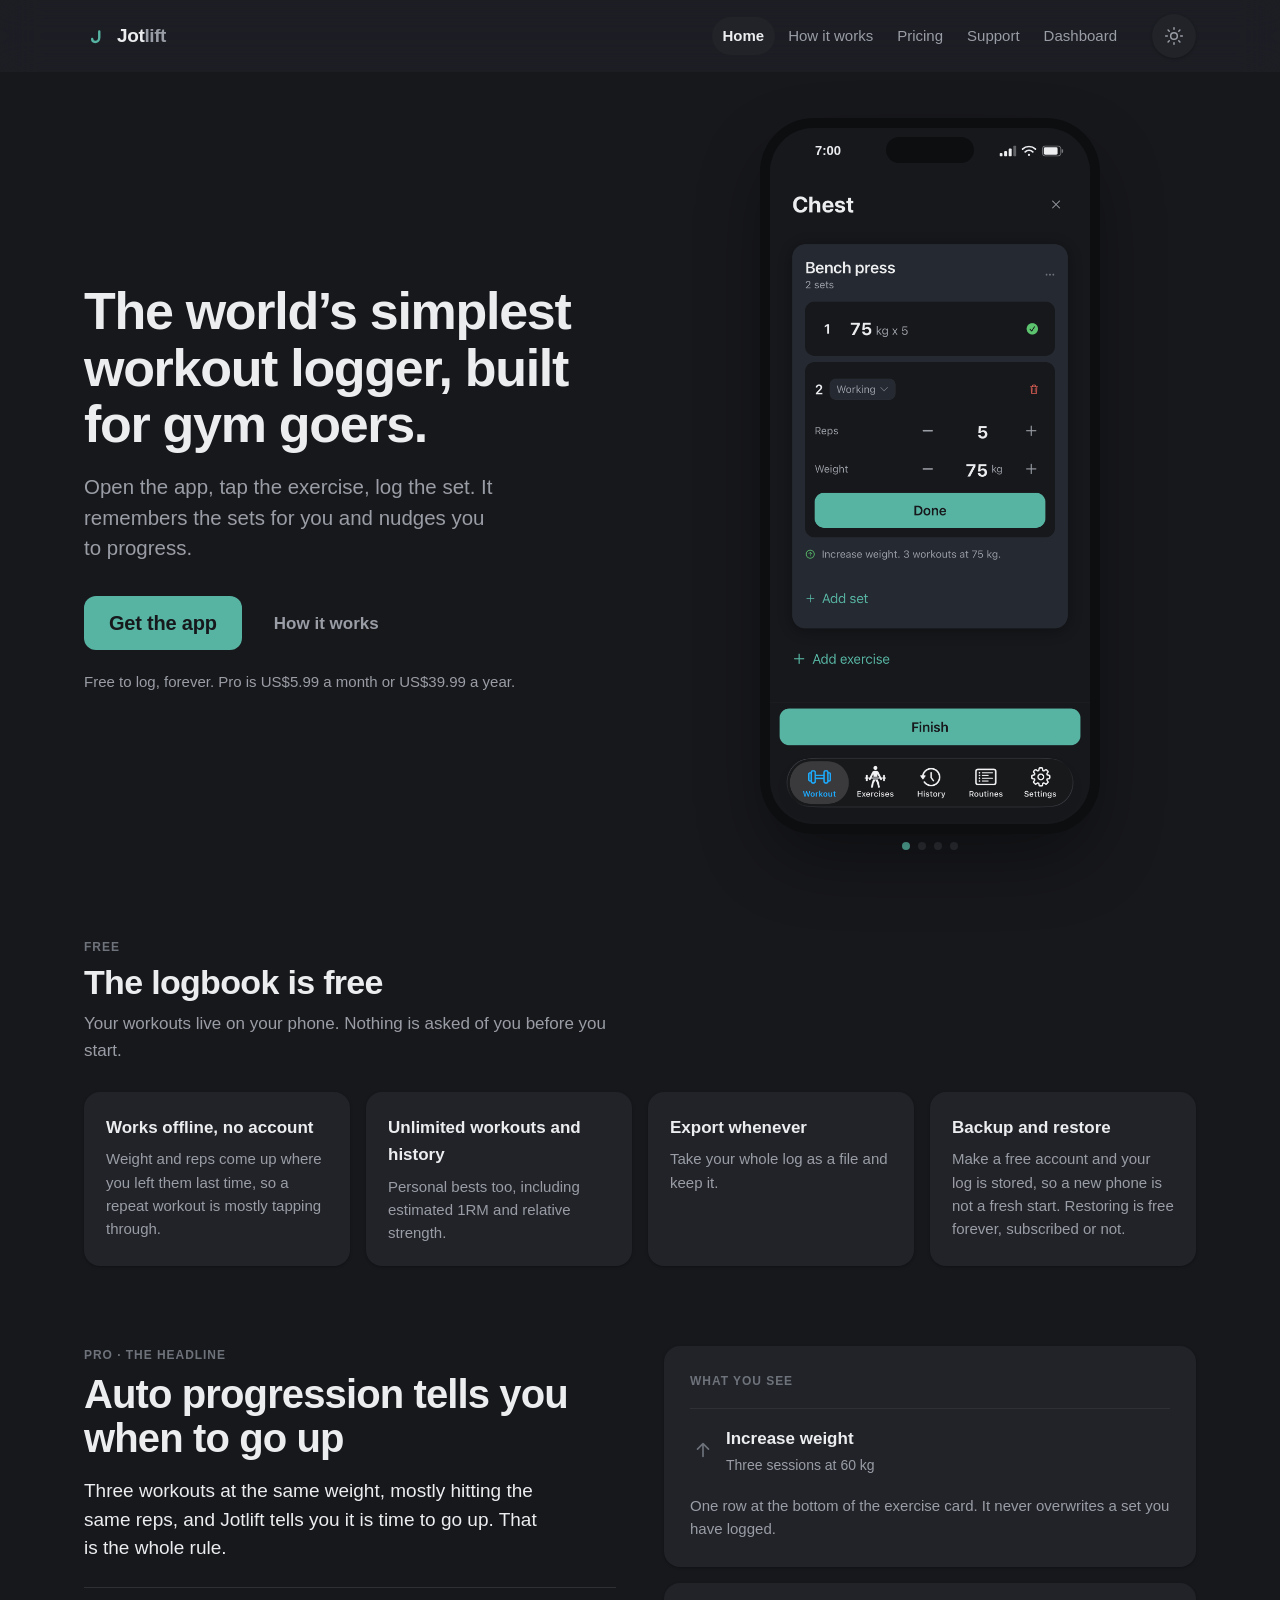
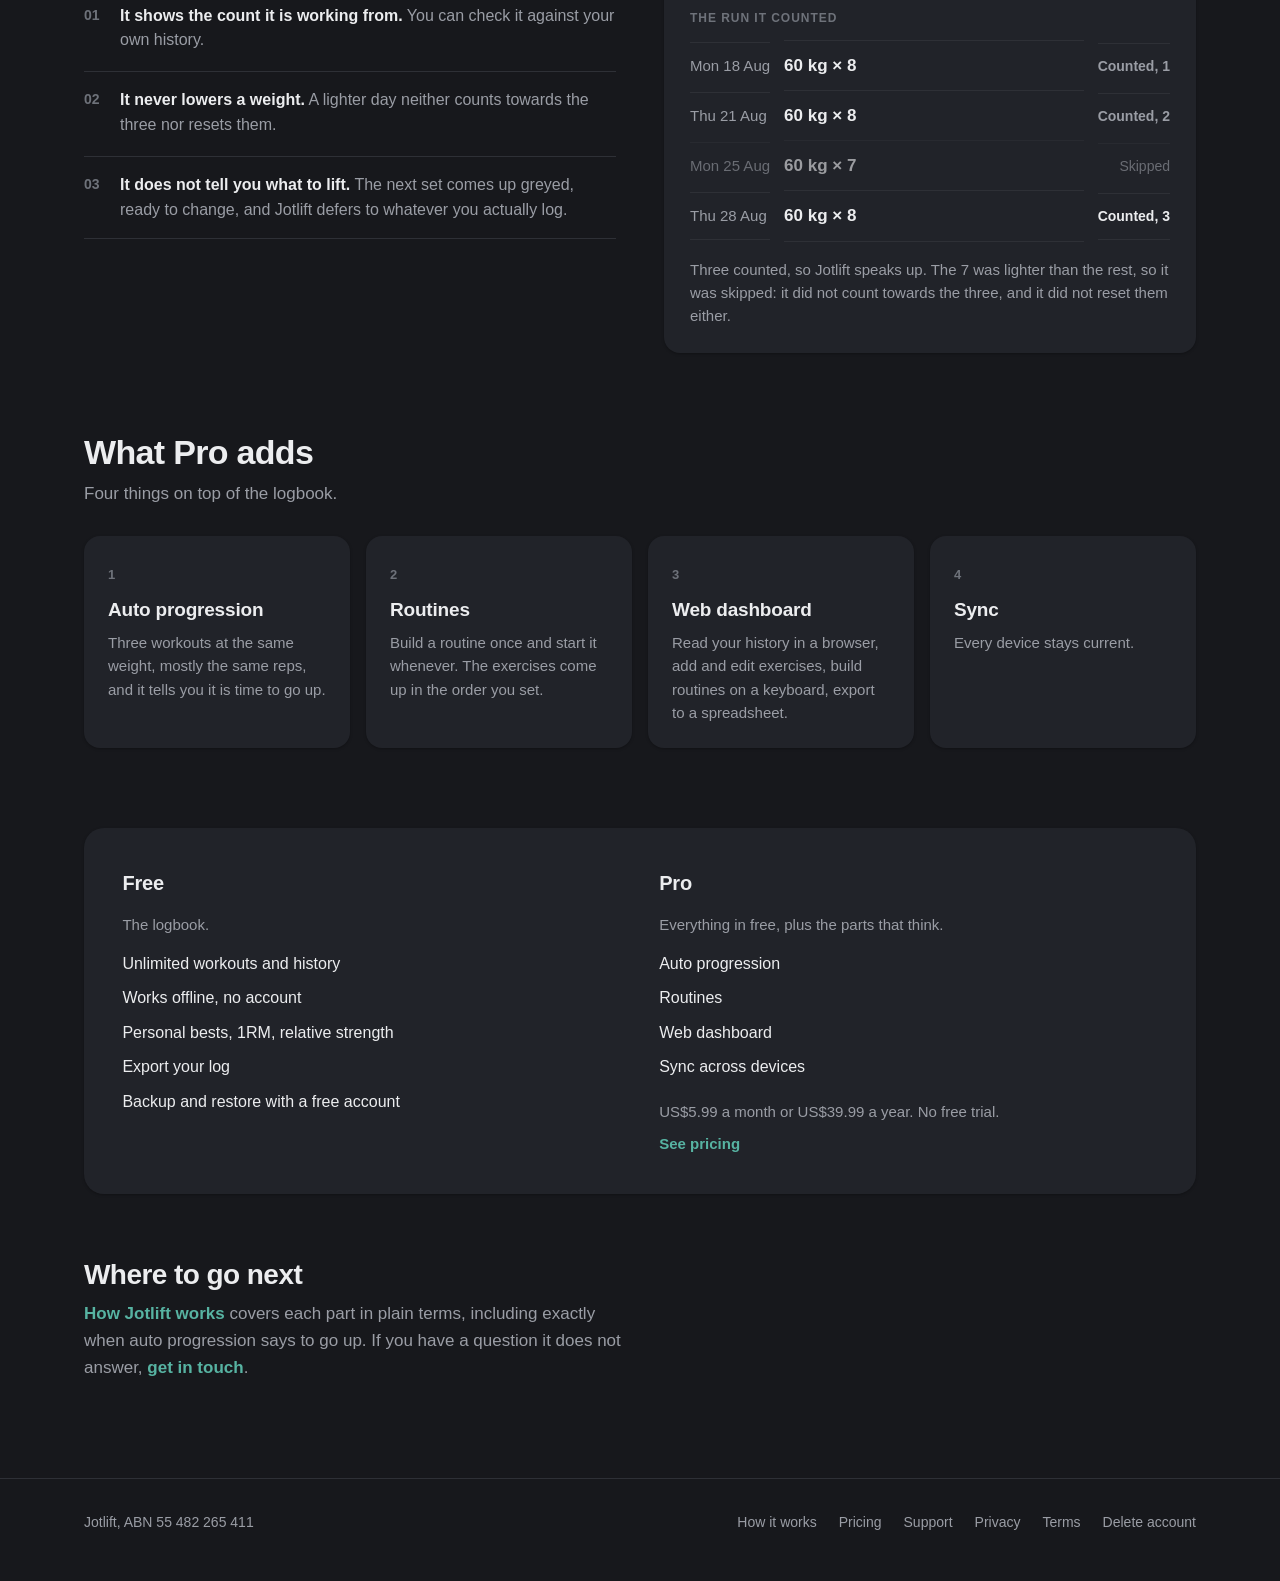
<file: index.html>
<!DOCTYPE html>
<html lang="en" data-app="jotlift" data-theme="dark">
<head>
<meta charset="utf-8">
<!-- Content Security Policy. Nothing here loads a third-party script, so every
     executable resource resolves to this origin. The one inline script (the
     pre-paint theme read further down this head) is allowed by its sha256 hash
     rather than by 'unsafe-inline': a hash present in script-src makes the
     browser ignore 'unsafe-inline' entirely, so an injected inline script is
     still refused. Only the Inter webfont is off-origin, and it is the reason
     style-src and font-src name Google at all.

     'unsafe-inline' stays in style-src because the pages carry style
     attributes; a style attribute cannot execute, and dropping it would cost
     the chart its layout for no attacker capability.

     form-action 'none' is a real failsafe rather than a formality: the sign-in
     form is submitted by JS, so if that handler ever failed to run, the browser
     would otherwise navigate and put the typed password in the URL.

     frame-ancestors is DELIBERATELY ABSENT. Browsers ignore it in a meta
     policy, and GitHub Pages sends no headers of our own, so stating it here
     would read as clickjacking protection that does not exist. The dashboard
     (the only page holding a session) refuses to run framed in JS instead; see
     assets/js/dashboard/index.js. -->
<meta http-equiv="Content-Security-Policy" content="default-src 'none'; script-src 'self' 'sha256-9PPnXDPvTWPjIk3zWfNq0cdWasemBD8gKhIcqQX4xds='; style-src 'self' https://fonts.googleapis.com 'unsafe-inline'; font-src https://fonts.gstatic.com; img-src 'self'; base-uri 'none'; form-action 'none'">
<meta name="viewport" content="width=device-width, initial-scale=1">
<title>Jotlift — the world's simplest workout logger</title>
<meta name="description" content="Open the app, tap the exercise, log the set. Jotlift remembers the sets for you and nudges you to progress. Free to log, forever.">
<link rel="canonical" href="https://jotlift.app/">
<meta property="og:title" content="Jotlift — the world's simplest workout logger">
<meta property="og:description" content="Open the app, tap the exercise, log the set. Jotlift remembers the sets for you and nudges you to progress.">
<meta property="og:url" content="https://jotlift.app/">
<meta property="og:type" content="website">
<link rel="icon" href="/assets/img/glyph.svg" type="image/svg+xml">
<link rel="stylesheet" href="/assets/css/site.css">
<script>
  /* Applied before first paint so a light-mode reader never sees a dark flash. */
  try {
    var t = localStorage.getItem('jotlift.theme');
    if (t === 'light' || t === 'dark') document.documentElement.setAttribute('data-theme', t);
  } catch (e) {}
</script>
</head>
<body class="jotx">
<a class="skip-link" href="#main">Skip to content</a>

<header class="site-header">
  <div class="site-header__inner">
    <a class="wordmark" href="/">
      <svg width="24" height="24" viewBox="0 0 100 100" fill="none" aria-hidden="true"><g transform="translate(10,10) scale(0.8)"><path d="M67 26 L67 58 C67 73 56 81 46 81 C36 81 30 74 30 66" fill="none" stroke="var(--color-accent)" stroke-width="12.5" stroke-linecap="round" stroke-linejoin="round"/></g></svg>
      <span class="wordmark__text">Jot<span>lift</span></span>
    </a>
    <nav class="site-nav" aria-label="Main">
      <a href="/" aria-current="page">Home</a>
      <a href="/how-it-works/">How it works</a>
      <a href="/pricing/">Pricing</a>
      <a href="/support/">Support</a>
      <a href="/dashboard/">Dashboard</a>
    </nav>
    <button class="theme-toggle" type="button" data-theme-toggle aria-label="Switch appearance">
      <svg class="icon-sun" width="20" height="20" viewBox="0 0 24 24" fill="none" stroke="currentColor" stroke-width="1.8" stroke-linecap="round" stroke-linejoin="round" aria-hidden="true"><circle cx="12" cy="12" r="4"/><path d="M12 2v2M12 20v2M4.9 4.9l1.4 1.4M17.7 17.7l1.4 1.4M2 12h2M20 12h2M4.9 19.1l1.4-1.4M17.7 6.3l1.4-1.4"/></svg>
      <svg class="icon-moon" width="20" height="20" viewBox="0 0 24 24" fill="none" stroke="currentColor" stroke-width="1.8" stroke-linecap="round" stroke-linejoin="round" aria-hidden="true"><path d="M12 3a6 6 0 0 0 9 9 9 9 0 1 1-9-9Z"/></svg>
    </button>
  </div>
</header>

<main id="main">

  <!-- hero -->
  <section class="hero shell">
    <div>
      <h1 class="display h-hero">The world&rsquo;s simplest workout logger, built for gym goers.</h1>
      <p class="hero__sub">Open the app, tap the exercise, log the set. It remembers the sets for you and nudges you to progress.</p>
      <div class="hero__cta">
        <a class="btn btn--lg" href="/how-it-works/#get-the-app" data-app-link>Get the app</a>
        <a class="btn-quiet" href="/how-it-works/">How it works</a>
      </div>
      <p class="hero__price" data-hero-price>Free to log, forever. Pro is US$5.99 a month or US$39.99 a year.</p>
    </div>

    <!--
      The phone. Four real captures from the app, walked on one track. Each
      capture carries the app's own chrome, including the Liquid Glass tab bar,
      so the page never redraws it. Their own top band is replaced by the drawn
      one below, on the same canvas colour the captures use, so nothing reads
      as cropped.
    -->
    <div class="phone-col">
      <div class="phone">
        <div class="phone__status">
          <span class="phone__clock">7:00</span>
          <span class="phone__island"></span>
          <span class="phone__meters">
            <svg width="17" height="11" viewBox="0 0 17 11" aria-hidden="true"><rect x="0" y="7.5" width="3" height="3.5" rx="1" fill="currentColor"/><rect x="4.6" y="5.5" width="3" height="5.5" rx="1" fill="currentColor"/><rect x="9.2" y="3" width="3" height="8" rx="1" fill="currentColor"/><rect x="13.8" y="0" width="3" height="11" rx="1" fill="currentColor" opacity="0.35"/></svg>
            <svg width="15" height="11" viewBox="0 0 15 11" fill="none" stroke="currentColor" stroke-width="1.7" stroke-linecap="round" aria-hidden="true"><path d="M1 3.6a9.4 9.4 0 0 1 13 0"/><path d="M3.7 6.3a5.6 5.6 0 0 1 7.6 0"/><circle cx="7.5" cy="9.4" r="1.1" fill="currentColor" stroke="none"/></svg>
            <svg width="23" height="11" viewBox="0 0 24 12" aria-hidden="true"><rect x="0.5" y="0.5" width="20" height="11" rx="3" fill="none" stroke="currentColor" stroke-opacity="0.45"/><rect x="2" y="2" width="15" height="8" rx="1.5" fill="currentColor"/><rect x="21.5" y="4" width="1.5" height="4" rx="0.75" fill="currentColor" opacity="0.45"/></svg>
          </span>
        </div>
        <div class="phone__viewport">
          <div class="phone__track" data-hero-track></div>
        </div>
      </div>
      <div class="phone__dots" data-hero-dots role="tablist" aria-label="App screens"></div>
    </div>
  </section>

  <!-- the logbook -->
  <section class="shell section--first">
    <p class="eyebrow">Free</p>
    <h2 class="display h-section">The logbook is free</h2>
    <p style="margin:0;max-width:56ch" class="quiet">Your workouts live on your phone. Nothing is asked of you before you start.</p>
    <div class="grid grid--240" style="margin-top:28px">
      <div class="feature-card">
        <h3>Works offline, no account</h3>
        <p>Weight and reps come up where you left them last time, so a repeat workout is mostly tapping through.</p>
      </div>
      <div class="feature-card">
        <h3>Unlimited workouts and history</h3>
        <p>Personal bests too, including estimated 1RM and relative strength.</p>
      </div>
      <div class="feature-card">
        <h3>Export whenever</h3>
        <p>Take your whole log as a file and keep it.</p>
      </div>
      <div class="feature-card">
        <h3>Backup and restore</h3>
        <p>Make a free account and your log is stored, so a new phone is not a fresh start. Restoring is free forever, subscribed or not.</p>
      </div>
    </div>
  </section>

  <!-- auto progression -->
  <section class="shell section">
    <div class="split">
      <div>
        <p class="eyebrow">Pro &middot; the headline</p>
        <h2 class="display h-lead">Auto progression tells you when to go up</h2>
        <p style="margin:0 0 24px;font-size:19px;line-height:1.5;max-width:44ch;color:var(--color-text)">Three workouts at the same weight, mostly hitting the same reps, and Jotlift tells you it is time to go up. That is the whole rule.</p>
        <div class="rules">
          <div class="rule">
            <span class="rule__n">01</span>
            <p><strong>It shows the count it is working from.</strong> You can check it against your own history.</p>
          </div>
          <div class="rule">
            <span class="rule__n">02</span>
            <p><strong>It never lowers a weight.</strong> A lighter day neither counts towards the three nor resets them.</p>
          </div>
          <div class="rule">
            <span class="rule__n">03</span>
            <p><strong>It does not tell you what to lift.</strong> The next set comes up greyed, ready to change, and Jotlift defers to whatever you actually log.</p>
          </div>
        </div>
      </div>
      <div style="display:flex;flex-direction:column;gap:16px">
        <div class="card" style="padding:26px">
          <p class="eyebrow" style="margin-bottom:16px">What you see</p>
          <div class="whyline">
            <svg width="22" height="22" viewBox="0 0 24 24" fill="none" stroke="currentColor" stroke-width="1.8" stroke-linecap="round" stroke-linejoin="round" aria-hidden="true"><path d="M12 19V5M6 11l6-6 6 6"/></svg>
            <div>
              <p class="whyline__title">Increase weight</p>
              <p class="whyline__count">Three sessions at 60 kg</p>
            </div>
          </div>
          <p style="margin:16px 0 0;font-size:15px;line-height:1.55" class="quiet">One row at the bottom of the exercise card. It never overwrites a set you have logged.</p>
        </div>
        <div class="card" style="padding:26px">
          <p class="eyebrow" style="margin-bottom:12px">The run it counted</p>
          <!-- One grid, three columns sized once, so the weights line up down
               the page instead of per row. -->
          <div class="run">
            <span class="run__date">Mon 18 Aug</span>
            <span class="run__load">60 kg &times; 8</span>
            <span class="run__note">Counted, 1</span>

            <span class="run__date">Thu 21 Aug</span>
            <span class="run__load">60 kg &times; 8</span>
            <span class="run__note">Counted, 2</span>

            <span class="run__date run__row--skipped" style="opacity:0.6">Mon 25 Aug</span>
            <span class="run__load" style="opacity:0.6">60 kg &times; 7</span>
            <span class="run__note" style="opacity:0.6;font-weight:400">Skipped</span>

            <span class="run__date">Thu 28 Aug</span>
            <span class="run__load">60 kg &times; 8</span>
            <span class="run__note run__note--final">Counted, 3</span>
          </div>
          <p style="margin:16px 0 0;font-size:15px;line-height:1.55" class="quiet">Three counted, so Jotlift speaks up. The 7 was lighter than the rest, so it was skipped: it did not count towards the three, and it did not reset them either.</p>
        </div>
      </div>
    </div>
  </section>

  <!-- pro, four things -->
  <section class="shell section">
    <h2 class="display h-section">What Pro adds</h2>
    <p style="margin:0 0 28px;max-width:56ch" class="quiet">Four things on top of the logbook.</p>
    <div class="grid grid--230">
      <div class="pro-card">
        <span class="pro-card__n">1</span>
        <h3>Auto progression</h3>
        <p>Three workouts at the same weight, mostly the same reps, and it tells you it is time to go up.</p>
      </div>
      <div class="pro-card">
        <span class="pro-card__n">2</span>
        <h3>Routines</h3>
        <p>Build a routine once and start it whenever. The exercises come up in the order you set.</p>
      </div>
      <div class="pro-card">
        <span class="pro-card__n">3</span>
        <h3>Web dashboard</h3>
        <p>Read your history in a browser, add and edit exercises, build routines on a keyboard, export to a spreadsheet.</p>
      </div>
      <div class="pro-card">
        <span class="pro-card__n">4</span>
        <h3>Sync</h3>
        <p>Every device stays current.</p>
      </div>
    </div>
  </section>

  <!-- free vs pro -->
  <section class="shell section">
    <div class="compare">
      <div>
        <h3>Free</h3>
        <p class="compare__sub">The logbook.</p>
        <div class="compare__list">
          <span>Unlimited workouts and history</span>
          <span>Works offline, no account</span>
          <span>Personal bests, 1RM, relative strength</span>
          <span>Export your log</span>
          <span>Backup and restore with a free account</span>
        </div>
      </div>
      <div>
        <h3>Pro</h3>
        <p class="compare__sub">Everything in free, plus the parts that think.</p>
        <div class="compare__list">
          <span>Auto progression</span>
          <span>Routines</span>
          <span>Web dashboard</span>
          <span>Sync across devices</span>
        </div>
        <p style="margin:20px 0 0;font-size:15px" class="quiet" data-pro-price>US$5.99 a month or US$39.99 a year. No free trial.</p>
        <p style="margin:8px 0 0;font-size:15px"><a href="/pricing/" style="font-weight:600">See pricing</a></p>
      </div>
    </div>
  </section>

  <!-- next -->
  <section class="shell" style="padding-top:64px;padding-bottom:96px">
    <h2 class="display" style="margin:0 0 8px;font-size:clamp(22px,2.2vw,28px);line-height:1.2;letter-spacing:-0.02em">Where to go next</h2>
    <p style="margin:0;max-width:58ch" class="quiet"><a href="/how-it-works/" style="font-weight:600">How Jotlift works</a> covers each part in plain terms, including exactly when auto progression says to go up. If you have a question it does not answer, <a href="/support/" style="font-weight:600">get in touch</a>.</p>
  </section>
</main>

<footer class="site-footer">
  <div class="site-footer__inner">
    <p>Jotlift, ABN 55 482 265 411</p>
    <nav aria-label="Footer">
      <a href="/how-it-works/">How it works</a>
      <a href="/pricing/">Pricing</a>
      <a href="/support/">Support</a>
      <a href="/privacy/">Privacy</a>
      <a href="/terms/">Terms</a>
      <a href="/delete/">Delete account</a>
    </nav>
  </div>
</footer>

<script type="module" src="/assets/js/home.js"></script>
</body>
</html>
</file>
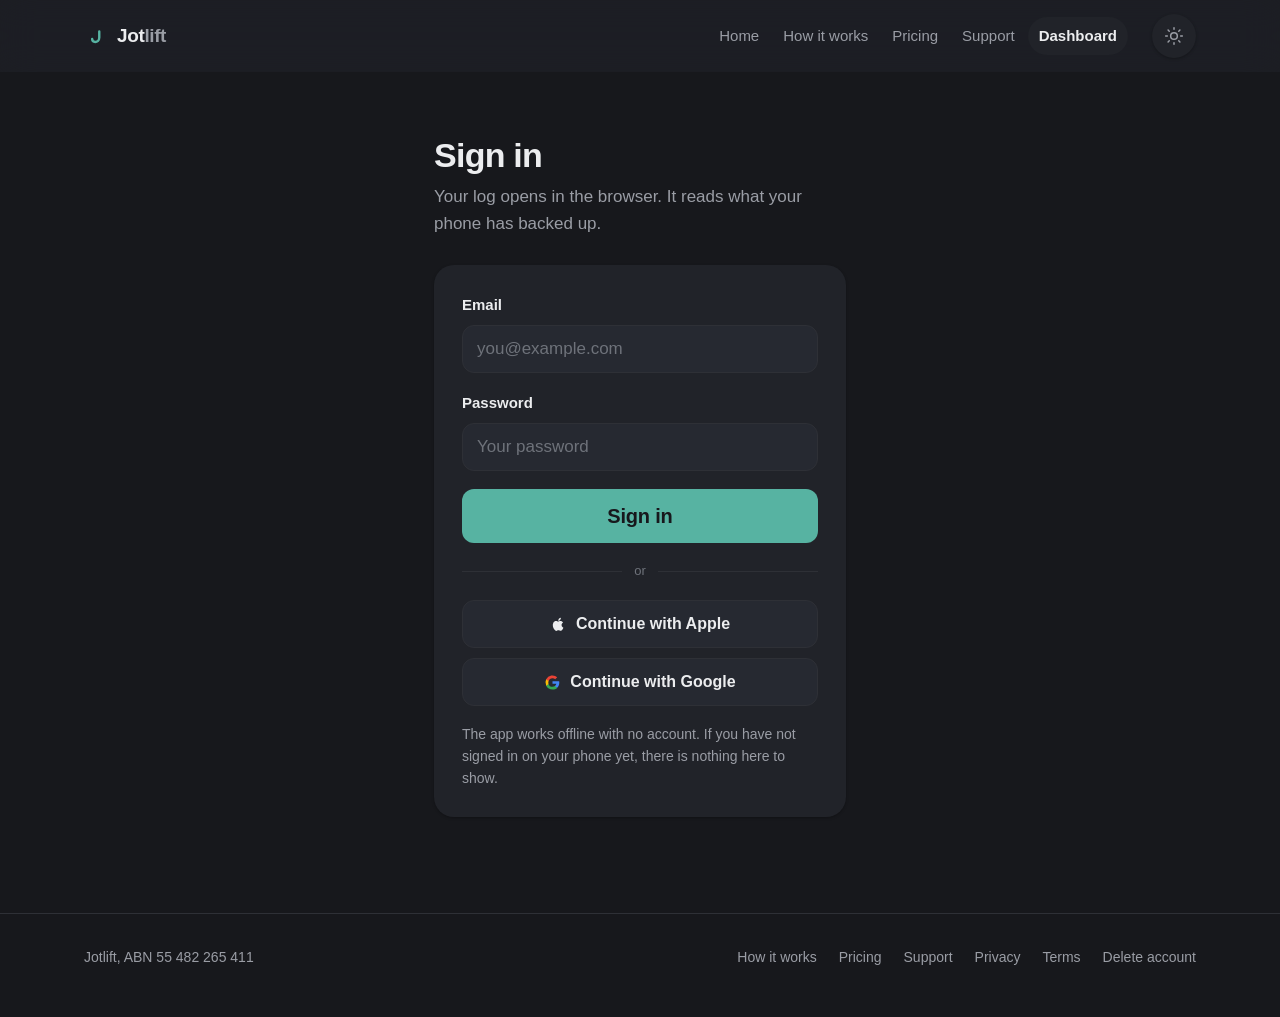
<file: dashboard/index.html>
<!DOCTYPE html>
<html lang="en" data-app="jotlift" data-theme="dark">
<head>
<meta charset="utf-8">
<!-- Content Security Policy. Nothing here loads a third-party script, so every
     executable resource resolves to this origin. The one inline script (the
     pre-paint theme read further down this head) is allowed by its sha256 hash
     rather than by 'unsafe-inline': a hash present in script-src makes the
     browser ignore 'unsafe-inline' entirely, so an injected inline script is
     still refused. Only the Inter webfont is off-origin, and it is the reason
     style-src and font-src name Google at all.

     'unsafe-inline' stays in style-src because the pages carry style
     attributes; a style attribute cannot execute, and dropping it would cost
     the chart its layout for no attacker capability.

     form-action 'none' is a real failsafe rather than a formality: the sign-in
     form is submitted by JS, so if that handler ever failed to run, the browser
     would otherwise navigate and put the typed password in the URL.

     frame-ancestors is DELIBERATELY ABSENT. Browsers ignore it in a meta
     policy, and GitHub Pages sends no headers of our own, so stating it here
     would read as clickjacking protection that does not exist. The dashboard
     (the only page holding a session) refuses to run framed in JS instead; see
     assets/js/dashboard/index.js. -->
<meta http-equiv="Content-Security-Policy" content="default-src 'none'; script-src 'self' 'sha256-9PPnXDPvTWPjIk3zWfNq0cdWasemBD8gKhIcqQX4xds='; style-src 'self' https://fonts.googleapis.com 'unsafe-inline'; font-src https://fonts.gstatic.com; img-src 'self'; connect-src https://wyvawvpyiuiqfmegflke.supabase.co; base-uri 'none'; form-action 'none'">
<meta name="viewport" content="width=device-width, initial-scale=1">
<title>Jotlift dashboard</title>
<meta name="description" content="Your whole workout log in a browser. History, progress charts and personal bests, your exercises and routines, and export to a spreadsheet.">
<link rel="canonical" href="https://jotlift.app/dashboard/">
<meta property="og:title" content="Jotlift dashboard">
<meta property="og:description" content="Your whole workout log in a browser. History, progress charts and personal bests, your exercises and routines, and export to a spreadsheet.">
<meta property="og:url" content="https://jotlift.app/dashboard/">
<meta property="og:type" content="website">
<link rel="icon" href="/assets/img/glyph.svg" type="image/svg+xml">
<link rel="stylesheet" href="/assets/css/site.css">
<script>
  /* Applied before first paint so a light-mode reader never sees a dark flash. */
  try {
    var t = localStorage.getItem('jotlift.theme');
    if (t === 'light' || t === 'dark') document.documentElement.setAttribute('data-theme', t);
  } catch (e) {}
</script>
</head>
<body class="jotx">
<a class="skip-link" href="#main">Skip to content</a>

<header class="site-header">
  <div class="site-header__inner">
    <a class="wordmark" href="/">
      <svg width="24" height="24" viewBox="0 0 100 100" fill="none" aria-hidden="true"><g transform="translate(10,10) scale(0.8)"><path d="M67 26 L67 58 C67 73 56 81 46 81 C36 81 30 74 30 66" fill="none" stroke="var(--color-accent)" stroke-width="12.5" stroke-linecap="round" stroke-linejoin="round"/></g></svg>
      <span class="wordmark__text">Jot<span>lift</span></span>
    </a>
    <nav class="site-nav" aria-label="Main">
      <a href="/">Home</a>
      <a href="/how-it-works/">How it works</a>
      <a href="/pricing/">Pricing</a>
      <a href="/support/">Support</a>
      <a href="/dashboard/" aria-current="page">Dashboard</a>
    </nav>
    <button class="theme-toggle" type="button" data-theme-toggle aria-label="Switch appearance">
      <svg class="icon-sun" width="20" height="20" viewBox="0 0 24 24" fill="none" stroke="currentColor" stroke-width="1.8" stroke-linecap="round" stroke-linejoin="round" aria-hidden="true"><circle cx="12" cy="12" r="4"/><path d="M12 2v2M12 20v2M4.9 4.9l1.4 1.4M17.7 17.7l1.4 1.4M2 12h2M20 12h2M4.9 19.1l1.4-1.4M17.7 6.3l1.4-1.4"/></svg>
      <svg class="icon-moon" width="20" height="20" viewBox="0 0 24 24" fill="none" stroke="currentColor" stroke-width="1.8" stroke-linecap="round" stroke-linejoin="round" aria-hidden="true"><path d="M12 3a6 6 0 0 0 9 9 9 9 0 1 1-9-9Z"/></svg>
    </button>
  </div>
</header>

<main id="main" data-dash-root>
  <noscript>
    <section class="shell-prose prose" style="padding-top:56px">
      <h1 class="display h-page">Your log</h1>
      <p>The dashboard reads the log your phone has backed up, which needs JavaScript. Turn it on for jotlift.app and reload. Everything else on this site works without it.</p>
      <p><a href="/support/">Get in touch</a> if that is a problem for you.</p>
    </section>
  </noscript>

  <!-- The first paint, replaced as soon as the session is known. Row
       placeholders shaped like the content: no spinner, no fake progress. -->
  <section class="shell-dash" style="padding:48px 24px 96px" data-dash-boot>
    <div class="skeleton__line"></div>
    <div class="skeleton__title"></div>
    <div class="skeleton__rows">
      <div class="skeleton__row"></div>
      <div class="skeleton__row"></div>
      <div class="skeleton__row"></div>
      <div class="skeleton__row"></div>
    </div>
  </section>
</main>

<footer class="site-footer">
  <div class="site-footer__inner">
    <p>Jotlift, ABN 55 482 265 411</p>
    <nav aria-label="Footer">
      <a href="/how-it-works/">How it works</a>
      <a href="/pricing/">Pricing</a>
      <a href="/support/">Support</a>
      <a href="/privacy/">Privacy</a>
      <a href="/terms/">Terms</a>
      <a href="/delete/">Delete account</a>
    </nav>
  </div>
</footer>

<script type="module" src="/assets/js/dashboard/index.js"></script>
</body>
</html>
</file>
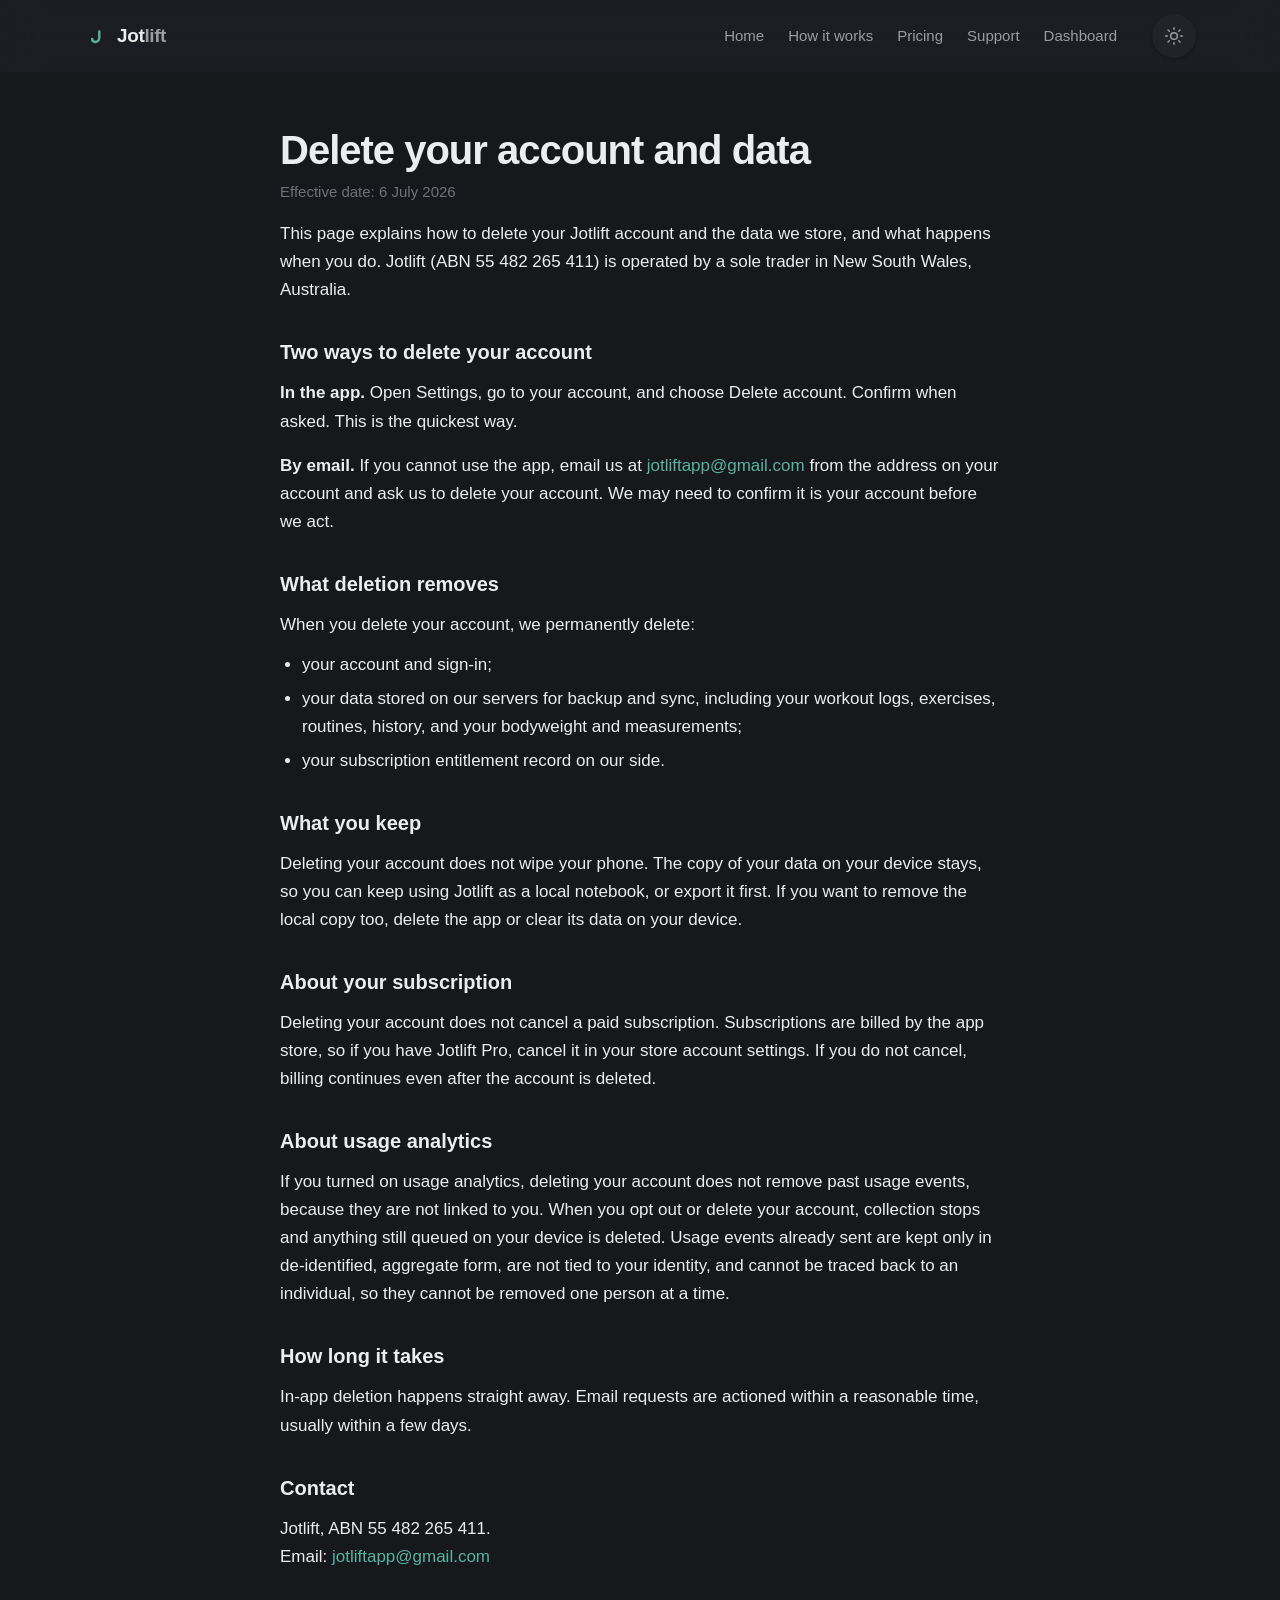
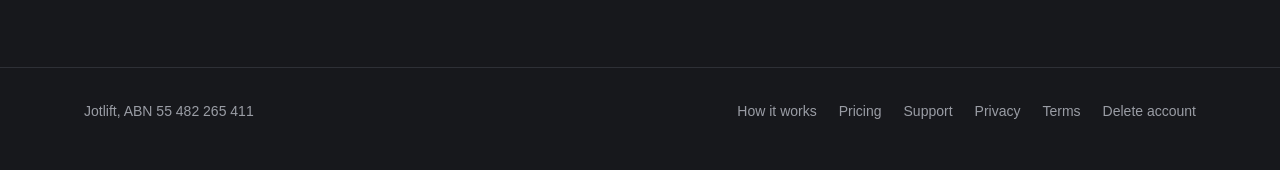
<file: delete/index.html>
<!DOCTYPE html>
<html lang="en" data-app="jotlift" data-theme="dark">
<head>
<meta charset="utf-8">
<!-- Content Security Policy. Nothing here loads a third-party script, so every
     executable resource resolves to this origin. The one inline script (the
     pre-paint theme read further down this head) is allowed by its sha256 hash
     rather than by 'unsafe-inline': a hash present in script-src makes the
     browser ignore 'unsafe-inline' entirely, so an injected inline script is
     still refused. Only the Inter webfont is off-origin, and it is the reason
     style-src and font-src name Google at all.

     'unsafe-inline' stays in style-src because the pages carry style
     attributes; a style attribute cannot execute, and dropping it would cost
     the chart its layout for no attacker capability.

     form-action 'none' is a real failsafe rather than a formality: the sign-in
     form is submitted by JS, so if that handler ever failed to run, the browser
     would otherwise navigate and put the typed password in the URL.

     frame-ancestors is DELIBERATELY ABSENT. Browsers ignore it in a meta
     policy, and GitHub Pages sends no headers of our own, so stating it here
     would read as clickjacking protection that does not exist. The dashboard
     (the only page holding a session) refuses to run framed in JS instead; see
     assets/js/dashboard/index.js. -->
<meta http-equiv="Content-Security-Policy" content="default-src 'none'; script-src 'self' 'sha256-9PPnXDPvTWPjIk3zWfNq0cdWasemBD8gKhIcqQX4xds='; style-src 'self' https://fonts.googleapis.com 'unsafe-inline'; font-src https://fonts.gstatic.com; img-src 'self'; base-uri 'none'; form-action 'none'">
<meta name="viewport" content="width=device-width, initial-scale=1">
<title>Delete your Jotlift account and data</title>
<meta name="description" content="How to delete your Jotlift account and the data we store, what deletion removes, and what stays on your phone.">
<link rel="canonical" href="https://jotlift.app/delete/">
<meta property="og:title" content="Delete your Jotlift account and data">
<meta property="og:description" content="How to delete your Jotlift account and the data we store, what deletion removes, and what stays on your phone.">
<meta property="og:url" content="https://jotlift.app/delete/">
<meta property="og:type" content="website">
<link rel="icon" href="/assets/img/glyph.svg" type="image/svg+xml">
<link rel="stylesheet" href="/assets/css/site.css">
<script>
  /* Applied before first paint so a light-mode reader never sees a dark flash. */
  try {
    var t = localStorage.getItem('jotlift.theme');
    if (t === 'light' || t === 'dark') document.documentElement.setAttribute('data-theme', t);
  } catch (e) {}
</script>
</head>
<body class="jotx">
<a class="skip-link" href="#main">Skip to content</a>

<header class="site-header">
  <div class="site-header__inner">
    <a class="wordmark" href="/">
      <svg width="24" height="24" viewBox="0 0 100 100" fill="none" aria-hidden="true"><g transform="translate(10,10) scale(0.8)"><path d="M67 26 L67 58 C67 73 56 81 46 81 C36 81 30 74 30 66" fill="none" stroke="var(--color-accent)" stroke-width="12.5" stroke-linecap="round" stroke-linejoin="round"/></g></svg>
      <span class="wordmark__text">Jot<span>lift</span></span>
    </a>
    <nav class="site-nav" aria-label="Main">
      <a href="/">Home</a>
      <a href="/how-it-works/">How it works</a>
      <a href="/pricing/">Pricing</a>
      <a href="/support/">Support</a>
      <a href="/dashboard/">Dashboard</a>
    </nav>
    <button class="theme-toggle" type="button" data-theme-toggle aria-label="Switch appearance">
      <svg class="icon-sun" width="20" height="20" viewBox="0 0 24 24" fill="none" stroke="currentColor" stroke-width="1.8" stroke-linecap="round" stroke-linejoin="round" aria-hidden="true"><circle cx="12" cy="12" r="4"/><path d="M12 2v2M12 20v2M4.9 4.9l1.4 1.4M17.7 17.7l1.4 1.4M2 12h2M20 12h2M4.9 19.1l1.4-1.4M17.7 6.3l1.4-1.4"/></svg>
      <svg class="icon-moon" width="20" height="20" viewBox="0 0 24 24" fill="none" stroke="currentColor" stroke-width="1.8" stroke-linecap="round" stroke-linejoin="round" aria-hidden="true"><path d="M12 3a6 6 0 0 0 9 9 9 9 0 1 1-9-9Z"/></svg>
    </button>
  </div>
</header>

<main id="main" class="shell-legal prose legal">
  <h1 class="display h-legal">Delete your account and data</h1>
  <p class="effective">Effective date: 6 July 2026</p>

  <p class="gap">This page explains how to delete your Jotlift account and the data we store, and what happens when you do. Jotlift (ABN 55 482 265 411) is operated by a sole trader in New South Wales, Australia.</p>

  <h2>Two ways to delete your account</h2>
  <p><strong>In the app.</strong> Open Settings, go to your account, and choose Delete account. Confirm when asked. This is the quickest way.</p>
  <p class="gap"><strong>By email.</strong> If you cannot use the app, email us at <a href="mailto:jotliftapp@gmail.com">jotliftapp@gmail.com</a> from the address on your account and ask us to delete your account. We may need to confirm it is your account before we act.</p>

  <h2>What deletion removes</h2>
  <p style="margin-bottom:12px">When you delete your account, we permanently delete:</p>
  <ul style="margin-bottom:32px">
    <li>your account and sign-in;</li>
    <li>your data stored on our servers for backup and sync, including your workout logs, exercises, routines, history, and your bodyweight and measurements;</li>
    <li>your subscription entitlement record on our side.</li>
  </ul>

  <h2>What you keep</h2>
  <p class="gap">Deleting your account does not wipe your phone. The copy of your data on your device stays, so you can keep using Jotlift as a local notebook, or export it first. If you want to remove the local copy too, delete the app or clear its data on your device.</p>

  <h2>About your subscription</h2>
  <p class="gap">Deleting your account does not cancel a paid subscription. Subscriptions are billed by the app store, so if you have Jotlift Pro, cancel it in your store account settings. If you do not cancel, billing continues even after the account is deleted.</p>

  <h2>About usage analytics</h2>
  <p class="gap">If you turned on usage analytics, deleting your account does not remove past usage events, because they are not linked to you. When you opt out or delete your account, collection stops and anything still queued on your device is deleted. Usage events already sent are kept only in de-identified, aggregate form, are not tied to your identity, and cannot be traced back to an individual, so they cannot be removed one person at a time.</p>

  <h2>How long it takes</h2>
  <p class="gap">In-app deletion happens straight away. Email requests are actioned within a reasonable time, usually within a few days.</p>

  <h2>Contact</h2>
  <p style="margin:0">Jotlift, ABN 55 482 265 411.<br>Email: <a href="mailto:jotliftapp@gmail.com">jotliftapp@gmail.com</a></p>
</main>

<footer class="site-footer">
  <div class="site-footer__inner">
    <p>Jotlift, ABN 55 482 265 411</p>
    <nav aria-label="Footer">
      <a href="/how-it-works/">How it works</a>
      <a href="/pricing/">Pricing</a>
      <a href="/support/">Support</a>
      <a href="/privacy/">Privacy</a>
      <a href="/terms/">Terms</a>
      <a href="/delete/">Delete account</a>
    </nav>
  </div>
</footer>

<script type="module" src="/assets/js/page.js"></script>
</body>
</html>
</file>
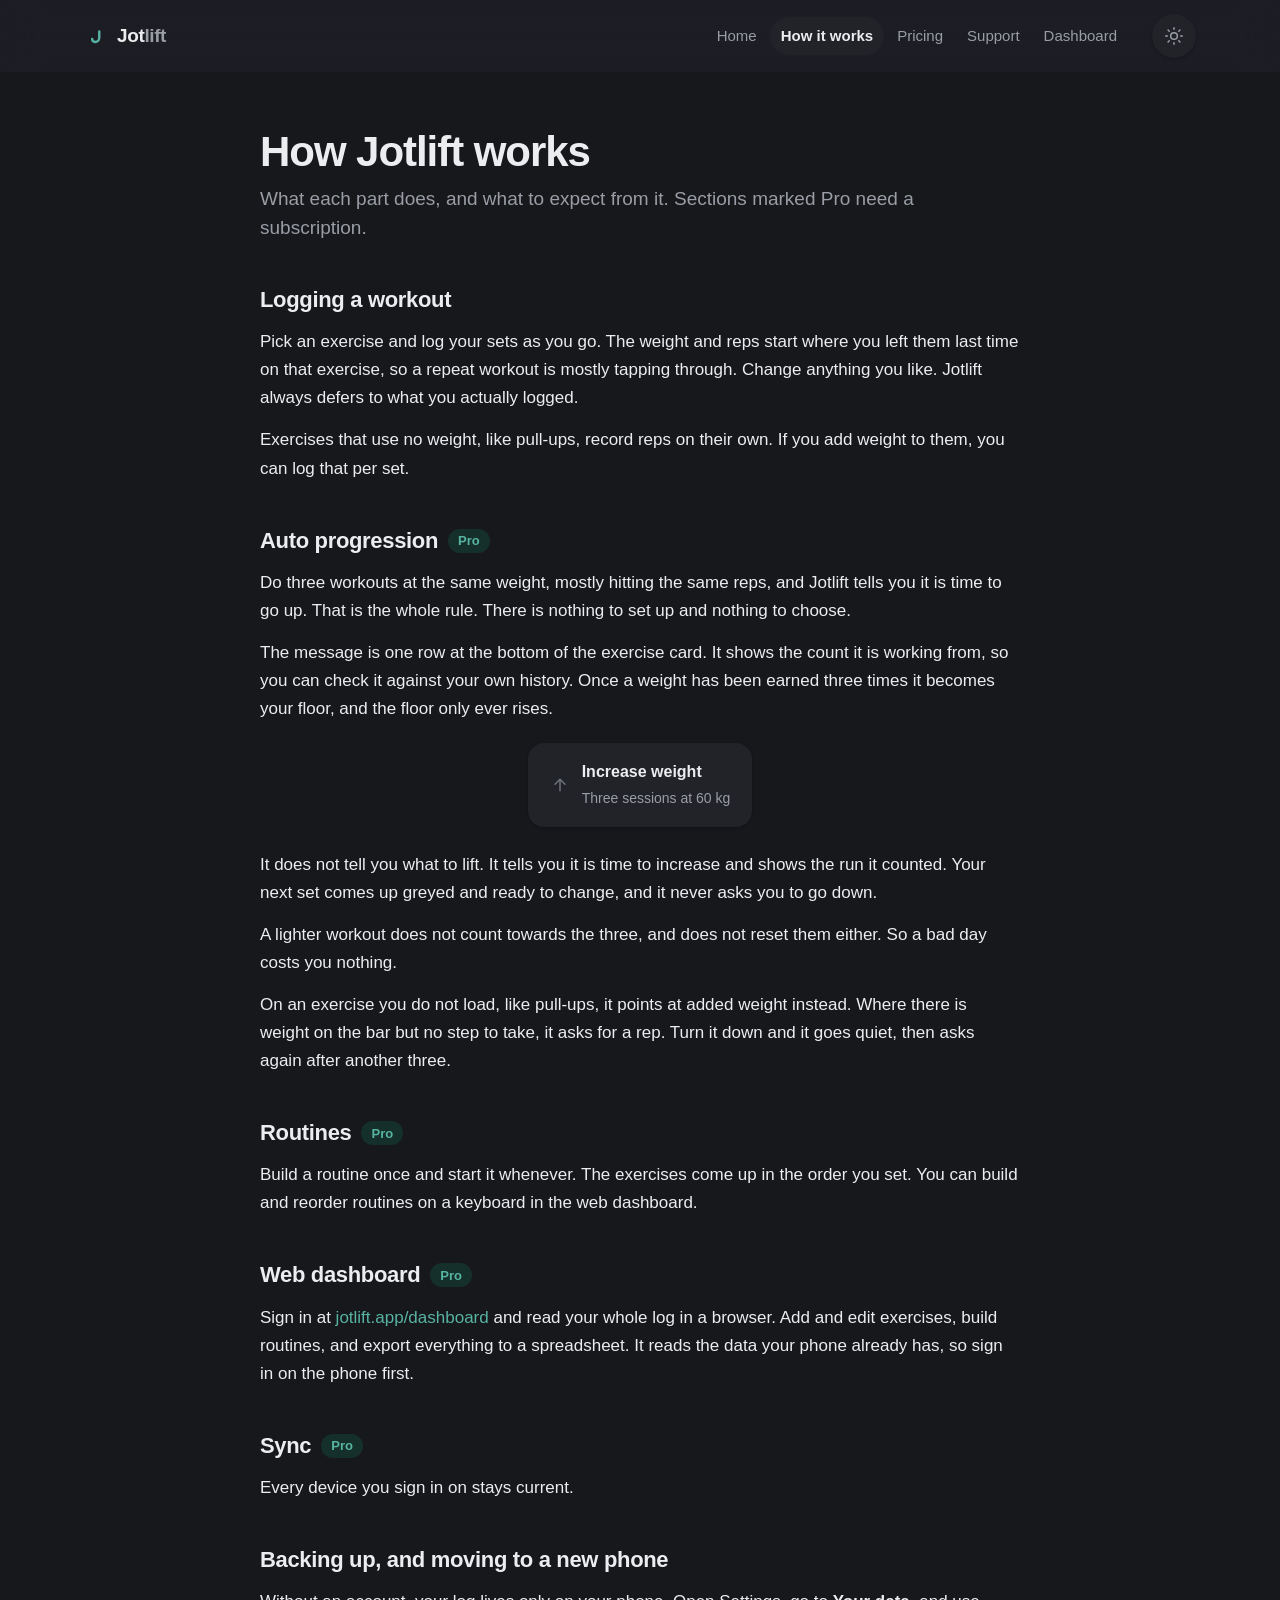
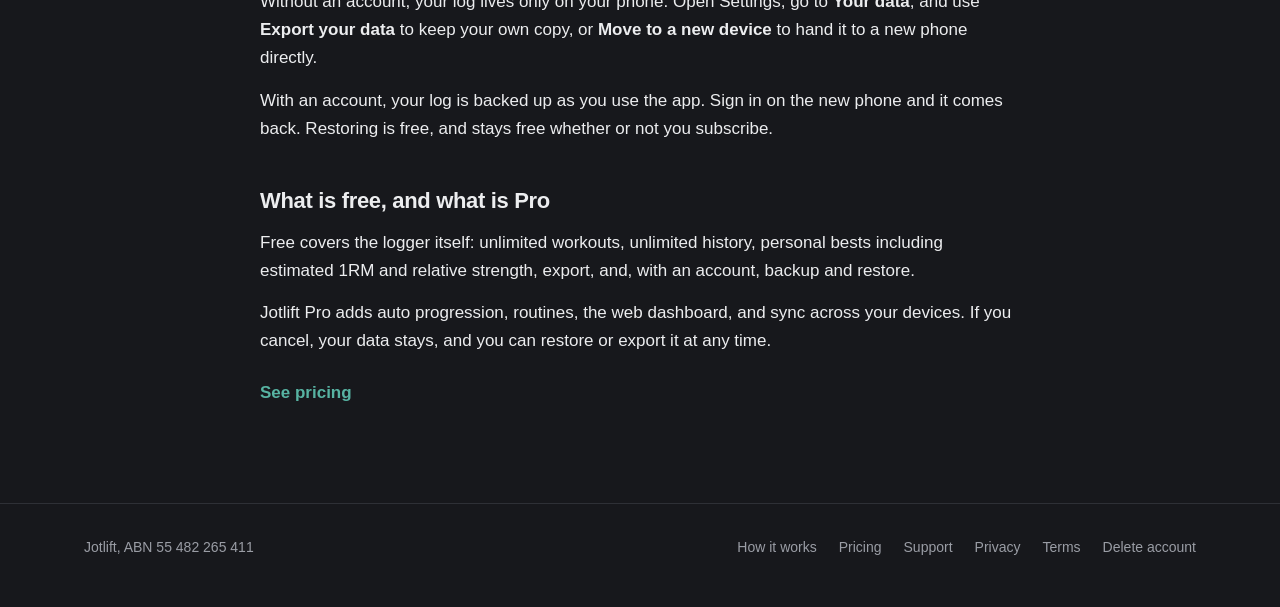
<file: how-it-works/index.html>
<!DOCTYPE html>
<html lang="en" data-app="jotlift" data-theme="dark">
<head>
<meta charset="utf-8">
<!-- Content Security Policy. Nothing here loads a third-party script, so every
     executable resource resolves to this origin. The one inline script (the
     pre-paint theme read further down this head) is allowed by its sha256 hash
     rather than by 'unsafe-inline': a hash present in script-src makes the
     browser ignore 'unsafe-inline' entirely, so an injected inline script is
     still refused. Only the Inter webfont is off-origin, and it is the reason
     style-src and font-src name Google at all.

     'unsafe-inline' stays in style-src because the pages carry style
     attributes; a style attribute cannot execute, and dropping it would cost
     the chart its layout for no attacker capability.

     form-action 'none' is a real failsafe rather than a formality: the sign-in
     form is submitted by JS, so if that handler ever failed to run, the browser
     would otherwise navigate and put the typed password in the URL.

     frame-ancestors is DELIBERATELY ABSENT. Browsers ignore it in a meta
     policy, and GitHub Pages sends no headers of our own, so stating it here
     would read as clickjacking protection that does not exist. The dashboard
     (the only page holding a session) refuses to run framed in JS instead; see
     assets/js/dashboard/index.js. -->
<meta http-equiv="Content-Security-Policy" content="default-src 'none'; script-src 'self' 'sha256-9PPnXDPvTWPjIk3zWfNq0cdWasemBD8gKhIcqQX4xds='; style-src 'self' https://fonts.googleapis.com 'unsafe-inline'; font-src https://fonts.gstatic.com; img-src 'self'; base-uri 'none'; form-action 'none'">
<meta name="viewport" content="width=device-width, initial-scale=1">
<title>How Jotlift works</title>
<meta name="description" content="What each part of Jotlift does, and what to expect from it. Logging, auto progression, routines, the web dashboard, sync, and what is free versus Pro.">
<link rel="canonical" href="https://jotlift.app/how-it-works/">
<meta property="og:title" content="How Jotlift works">
<meta property="og:description" content="What each part of Jotlift does, and what to expect from it. Logging, auto progression, routines, the web dashboard, sync, and what is free versus Pro.">
<meta property="og:url" content="https://jotlift.app/how-it-works/">
<meta property="og:type" content="website">
<link rel="icon" href="/assets/img/glyph.svg" type="image/svg+xml">
<link rel="stylesheet" href="/assets/css/site.css">
<script>
  /* Applied before first paint so a light-mode reader never sees a dark flash. */
  try {
    var t = localStorage.getItem('jotlift.theme');
    if (t === 'light' || t === 'dark') document.documentElement.setAttribute('data-theme', t);
  } catch (e) {}
</script>
</head>
<body class="jotx">
<a class="skip-link" href="#main">Skip to content</a>

<header class="site-header">
  <div class="site-header__inner">
    <a class="wordmark" href="/">
      <svg width="24" height="24" viewBox="0 0 100 100" fill="none" aria-hidden="true"><g transform="translate(10,10) scale(0.8)"><path d="M67 26 L67 58 C67 73 56 81 46 81 C36 81 30 74 30 66" fill="none" stroke="var(--color-accent)" stroke-width="12.5" stroke-linecap="round" stroke-linejoin="round"/></g></svg>
      <span class="wordmark__text">Jot<span>lift</span></span>
    </a>
    <nav class="site-nav" aria-label="Main">
      <a href="/">Home</a>
      <a href="/how-it-works/" aria-current="page">How it works</a>
      <a href="/pricing/">Pricing</a>
      <a href="/support/">Support</a>
      <a href="/dashboard/">Dashboard</a>
    </nav>
    <button class="theme-toggle" type="button" data-theme-toggle aria-label="Switch appearance">
      <svg class="icon-sun" width="20" height="20" viewBox="0 0 24 24" fill="none" stroke="currentColor" stroke-width="1.8" stroke-linecap="round" stroke-linejoin="round" aria-hidden="true"><circle cx="12" cy="12" r="4"/><path d="M12 2v2M12 20v2M4.9 4.9l1.4 1.4M17.7 17.7l1.4 1.4M2 12h2M20 12h2M4.9 19.1l1.4-1.4M17.7 6.3l1.4-1.4"/></svg>
      <svg class="icon-moon" width="20" height="20" viewBox="0 0 24 24" fill="none" stroke="currentColor" stroke-width="1.8" stroke-linecap="round" stroke-linejoin="round" aria-hidden="true"><path d="M12 3a6 6 0 0 0 9 9 9 9 0 1 1-9-9Z"/></svg>
    </button>
  </div>
</header>

<main id="main" class="shell-prose prose">
  <h1 class="display h-page">How Jotlift works</h1>
  <p class="lede" style="margin-bottom:40px">What each part does, and what to expect from it. Sections marked Pro need a subscription.</p>

  <h2>Logging a workout</h2>
  <p>Pick an exercise and log your sets as you go. The weight and reps start where you left them last time on that exercise, so a repeat workout is mostly tapping through. Change anything you like. Jotlift always defers to what you actually logged.</p>
  <p class="gap">Exercises that use no weight, like pull-ups, record reps on their own. If you add weight to them, you can log that per set.</p>

  <div class="h2-row">
    <h2>Auto progression</h2>
    <span class="pill pill--accent">Pro</span>
  </div>
  <p>Do three workouts at the same weight, mostly hitting the same reps, and Jotlift tells you it is time to go up. That is the whole rule. There is nothing to set up and nothing to choose.</p>
  <p style="margin-bottom:20px">The message is one row at the bottom of the exercise card. It shows the count it is working from, so you can check it against your own history. Once a weight has been earned three times it becomes your floor, and the floor only ever rises.</p>

  <div style="margin:4px 0 24px;display:flex;justify-content:center">
    <div style="display:inline-flex;align-items:center;gap:12px;padding:16px 22px;background:var(--color-surface);border-radius:var(--radius-lg);box-shadow:var(--elev-1)">
      <svg width="20" height="20" viewBox="0 0 24 24" fill="none" stroke="var(--color-text-decorative)" stroke-width="1.8" stroke-linecap="round" stroke-linejoin="round" style="flex:0 0 auto" aria-hidden="true"><path d="M12 19V5M6 11l6-6 6 6"/></svg>
      <div>
        <p style="margin:0;font-size:16px;font-weight:600;color:var(--color-text);white-space:nowrap">Increase weight</p>
        <p style="margin:2px 0 0;font-size:14px;white-space:nowrap" class="quiet num">Three sessions at 60 kg</p>
      </div>
    </div>
  </div>

  <p>It does not tell you what to lift. It tells you it is time to increase and shows the run it counted. Your next set comes up greyed and ready to change, and it never asks you to go down.</p>
  <p>A lighter workout does not count towards the three, and does not reset them either. So a bad day costs you nothing.</p>
  <p class="gap">On an exercise you do not load, like pull-ups, it points at added weight instead. Where there is weight on the bar but no step to take, it asks for a rep. Turn it down and it goes quiet, then asks again after another three.</p>

  <div class="h2-row">
    <h2>Routines</h2>
    <span class="pill pill--accent">Pro</span>
  </div>
  <p class="gap">Build a routine once and start it whenever. The exercises come up in the order you set. You can build and reorder routines on a keyboard in the web dashboard.</p>

  <div class="h2-row">
    <h2>Web dashboard</h2>
    <span class="pill pill--accent">Pro</span>
  </div>
  <p class="gap">Sign in at <a href="/dashboard/">jotlift.app/dashboard</a> and read your whole log in a browser. Add and edit exercises, build routines, and export everything to a spreadsheet. It reads the data your phone already has, so sign in on the phone first.</p>

  <div class="h2-row">
    <h2>Sync</h2>
    <span class="pill pill--accent">Pro</span>
  </div>
  <p class="gap">Every device you sign in on stays current.</p>

  <h2>Backing up, and moving to a new phone</h2>
  <p>Without an account, your log lives only on your phone. Open Settings, go to <strong>Your data</strong>, and use <strong>Export your data</strong> to keep your own copy, or <strong>Move to a new device</strong> to hand it to a new phone directly.</p>
  <p class="gap">With an account, your log is backed up as you use the app. Sign in on the new phone and it comes back. Restoring is free, and stays free whether or not you subscribe.</p>

  <h2 id="get-the-app">What is free, and what is Pro</h2>
  <p>Free covers the logger itself: unlimited workouts, unlimited history, personal bests including estimated 1RM and relative strength, export, and, with an account, backup and restore.</p>
  <p style="margin-bottom:24px">Jotlift Pro adds auto progression, routines, the web dashboard, and sync across your devices. If you cancel, your data stays, and you can restore or export it at any time.</p>
  <p><a href="/pricing/" style="font-weight:600">See pricing</a></p>
</main>

<footer class="site-footer">
  <div class="site-footer__inner">
    <p>Jotlift, ABN 55 482 265 411</p>
    <nav aria-label="Footer">
      <a href="/how-it-works/">How it works</a>
      <a href="/pricing/">Pricing</a>
      <a href="/support/">Support</a>
      <a href="/privacy/">Privacy</a>
      <a href="/terms/">Terms</a>
      <a href="/delete/">Delete account</a>
    </nav>
  </div>
</footer>

<script type="module" src="/assets/js/page.js"></script>
</body>
</html>
</file>
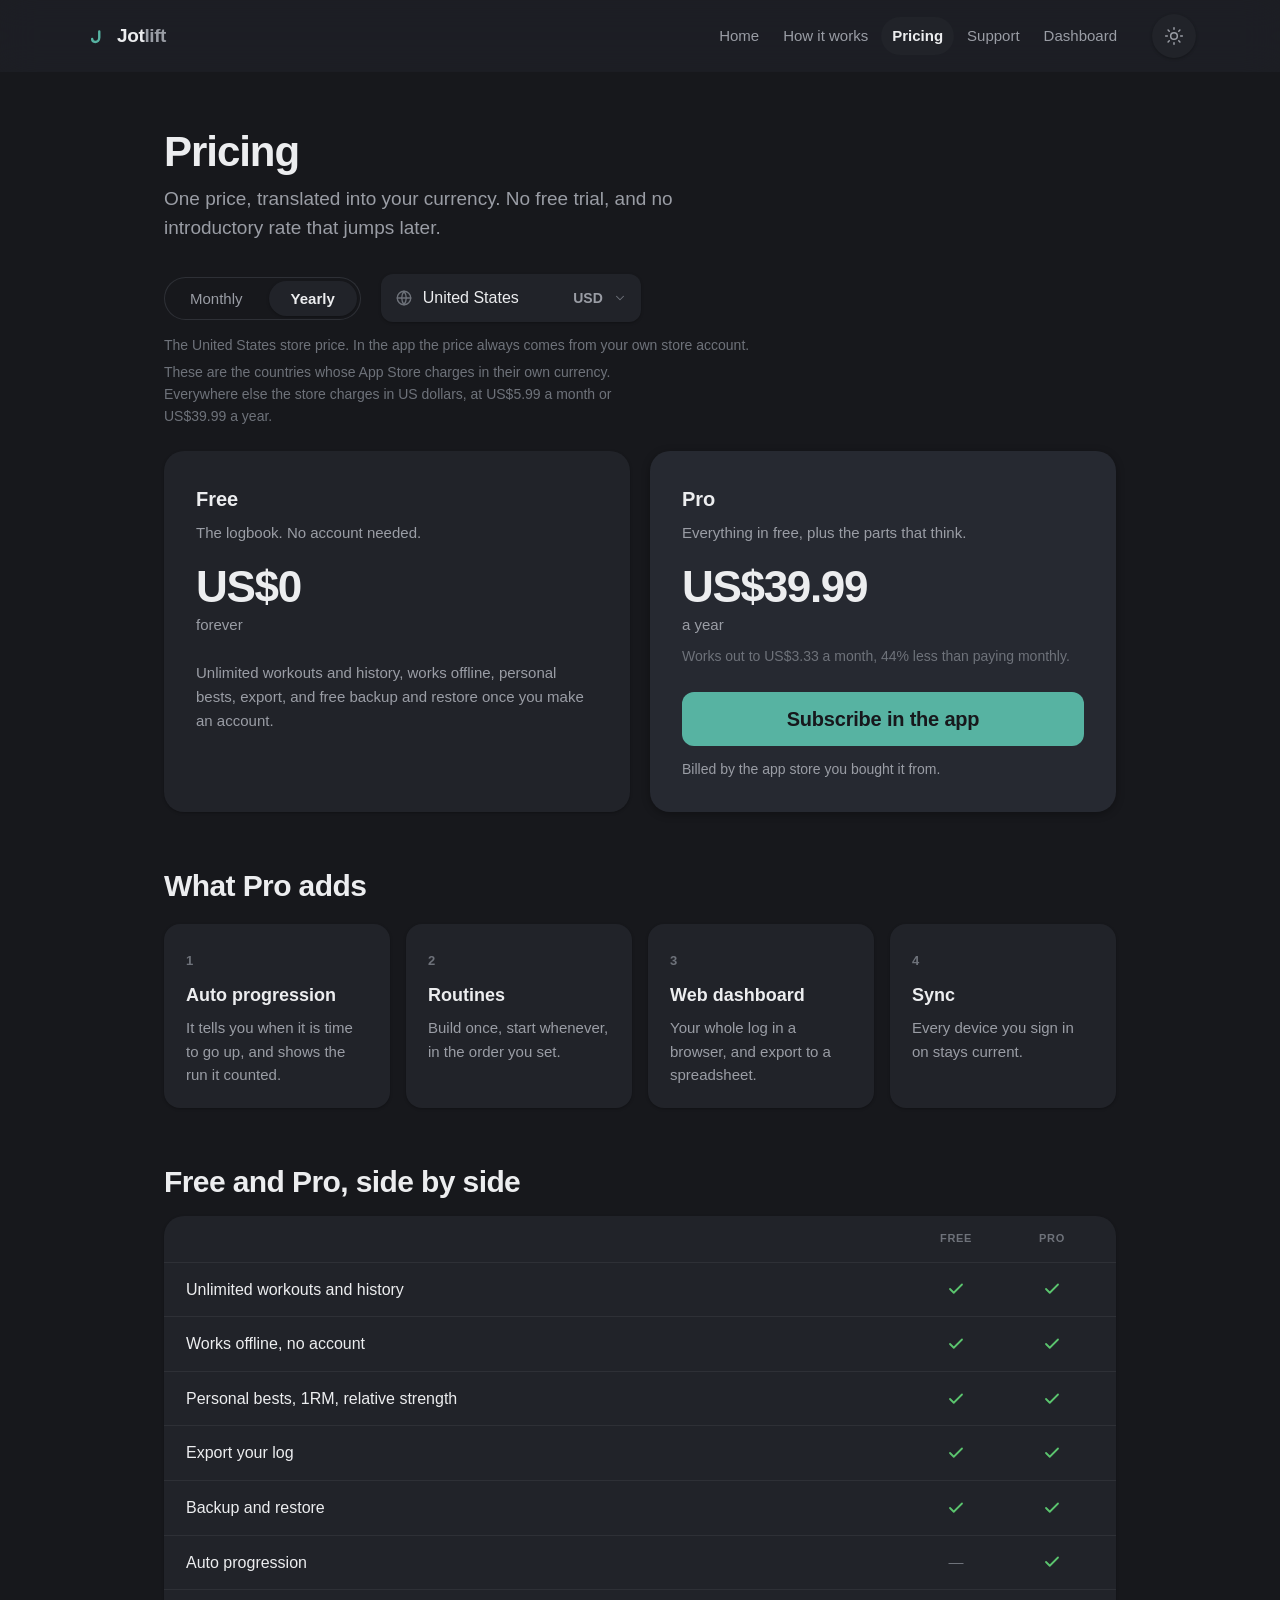
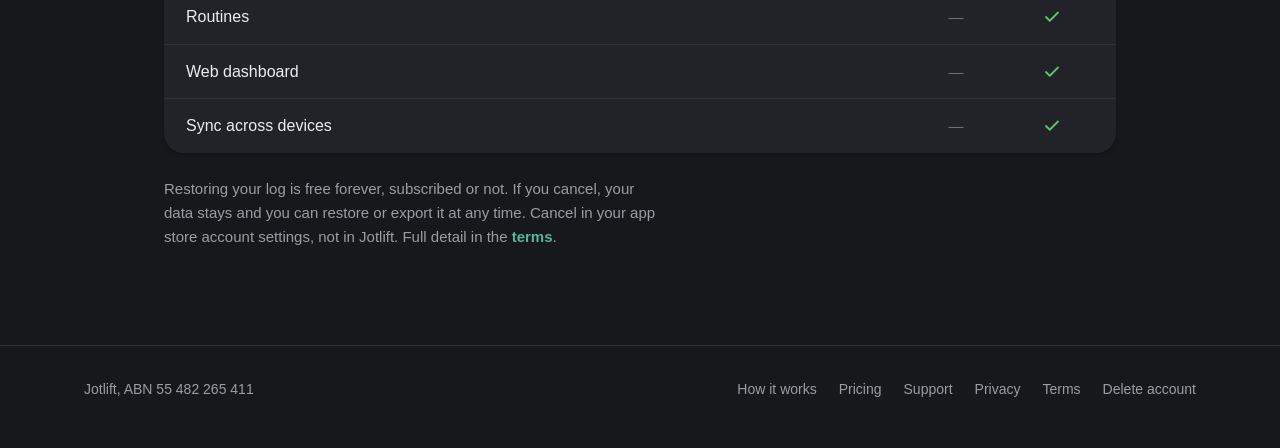
<file: pricing/index.html>
<!DOCTYPE html>
<html lang="en" data-app="jotlift" data-theme="dark">
<head>
<meta charset="utf-8">
<!-- Content Security Policy. Nothing here loads a third-party script, so every
     executable resource resolves to this origin. The one inline script (the
     pre-paint theme read further down this head) is allowed by its sha256 hash
     rather than by 'unsafe-inline': a hash present in script-src makes the
     browser ignore 'unsafe-inline' entirely, so an injected inline script is
     still refused. Only the Inter webfont is off-origin, and it is the reason
     style-src and font-src name Google at all.

     'unsafe-inline' stays in style-src because the pages carry style
     attributes; a style attribute cannot execute, and dropping it would cost
     the chart its layout for no attacker capability.

     form-action 'none' is a real failsafe rather than a formality: the sign-in
     form is submitted by JS, so if that handler ever failed to run, the browser
     would otherwise navigate and put the typed password in the URL.

     frame-ancestors is DELIBERATELY ABSENT. Browsers ignore it in a meta
     policy, and GitHub Pages sends no headers of our own, so stating it here
     would read as clickjacking protection that does not exist. The dashboard
     (the only page holding a session) refuses to run framed in JS instead; see
     assets/js/dashboard/index.js. -->
<meta http-equiv="Content-Security-Policy" content="default-src 'none'; script-src 'self' 'sha256-9PPnXDPvTWPjIk3zWfNq0cdWasemBD8gKhIcqQX4xds='; style-src 'self' https://fonts.googleapis.com 'unsafe-inline'; font-src https://fonts.gstatic.com; img-src 'self'; base-uri 'none'; form-action 'none'">
<meta name="viewport" content="width=device-width, initial-scale=1">
<title>Jotlift pricing</title>
<meta name="description" content="One price, translated into your currency. Free to log forever. Jotlift Pro adds auto progression, routines, the web dashboard and sync.">
<link rel="canonical" href="https://jotlift.app/pricing/">
<meta property="og:title" content="Jotlift pricing">
<meta property="og:description" content="One price, translated into your currency. Free to log forever. Jotlift Pro adds auto progression, routines, the web dashboard and sync.">
<meta property="og:url" content="https://jotlift.app/pricing/">
<meta property="og:type" content="website">
<link rel="icon" href="/assets/img/glyph.svg" type="image/svg+xml">
<link rel="stylesheet" href="/assets/css/site.css">
<script>
  /* Applied before first paint so a light-mode reader never sees a dark flash. */
  try {
    var t = localStorage.getItem('jotlift.theme');
    if (t === 'light' || t === 'dark') document.documentElement.setAttribute('data-theme', t);
  } catch (e) {}
</script>
</head>
<body class="jotx">
<a class="skip-link" href="#main">Skip to content</a>

<header class="site-header">
  <div class="site-header__inner">
    <a class="wordmark" href="/">
      <svg width="24" height="24" viewBox="0 0 100 100" fill="none" aria-hidden="true"><g transform="translate(10,10) scale(0.8)"><path d="M67 26 L67 58 C67 73 56 81 46 81 C36 81 30 74 30 66" fill="none" stroke="var(--color-accent)" stroke-width="12.5" stroke-linecap="round" stroke-linejoin="round"/></g></svg>
      <span class="wordmark__text">Jot<span>lift</span></span>
    </a>
    <nav class="site-nav" aria-label="Main">
      <a href="/">Home</a>
      <a href="/how-it-works/">How it works</a>
      <a href="/pricing/" aria-current="page">Pricing</a>
      <a href="/support/">Support</a>
      <a href="/dashboard/">Dashboard</a>
    </nav>
    <button class="theme-toggle" type="button" data-theme-toggle aria-label="Switch appearance">
      <svg class="icon-sun" width="20" height="20" viewBox="0 0 24 24" fill="none" stroke="currentColor" stroke-width="1.8" stroke-linecap="round" stroke-linejoin="round" aria-hidden="true"><circle cx="12" cy="12" r="4"/><path d="M12 2v2M12 20v2M4.9 4.9l1.4 1.4M17.7 17.7l1.4 1.4M2 12h2M20 12h2M4.9 19.1l1.4-1.4M17.7 6.3l1.4-1.4"/></svg>
      <svg class="icon-moon" width="20" height="20" viewBox="0 0 24 24" fill="none" stroke="currentColor" stroke-width="1.8" stroke-linecap="round" stroke-linejoin="round" aria-hidden="true"><path d="M12 3a6 6 0 0 0 9 9 9 9 0 1 1-9-9Z"/></svg>
    </button>
  </div>
</header>

<main id="main" class="shell-pricing" style="padding-top:56px;padding-bottom:96px">
  <h1 class="display h-page">Pricing</h1>
  <p class="lede" style="max-width:52ch">One price, translated into your currency. No free trial, and no introductory rate that jumps later.</p>

  <div class="plan-row">
    <div class="plan-switch" role="group" aria-label="Billing period">
      <button type="button" data-plan="monthly" aria-pressed="false">Monthly</button>
      <button type="button" data-plan="yearly" aria-pressed="true">Yearly</button>
    </div>

    <div class="country" data-country>
      <button class="country__button" type="button" data-country-toggle aria-expanded="false" aria-haspopup="listbox">
        <svg width="18" height="18" viewBox="0 0 24 24" fill="none" stroke="currentColor" stroke-width="1.8" stroke-linecap="round" stroke-linejoin="round" aria-hidden="true"><circle cx="12" cy="12" r="9"/><path d="M3 12h18"/><path d="M12 3a15 15 0 0 1 0 18a15 15 0 0 1 0-18"/></svg>
        <span class="country__name" data-country-name>United States</span>
        <span class="country__code" data-country-code>USD</span>
        <svg width="14" height="14" viewBox="0 0 24 24" fill="none" stroke="currentColor" stroke-width="1.8" stroke-linecap="round" stroke-linejoin="round" style="flex:0 0 auto;color:var(--color-text-decorative)" aria-hidden="true"><path d="m6 9 6 6 6-6"/></svg>
      </button>

      <div class="country__menu" data-country-menu hidden>
        <div class="country__search">
          <label class="field">
            <span class="sr-only">Find your country</span>
            <span class="field__box">
              <input type="text" placeholder="Find your country" data-country-query autocomplete="off">
              <svg width="18" height="18" viewBox="0 0 24 24" fill="none" stroke="currentColor" stroke-width="1.8" stroke-linecap="round" stroke-linejoin="round" aria-hidden="true"><circle cx="11" cy="11" r="8"/><path d="m21 21-4.3-4.3"/></svg>
            </span>
          </label>
        </div>
        <div class="country__list" data-country-list role="listbox" aria-label="Country"></div>
      </div>
    </div>
  </div>

  <p class="price-note">The <span data-country-echo>United States</span> store price. In the app the price always comes from your own store account.</p>
  <p class="price-note--wide">These are the countries whose App Store charges in their own currency. Everywhere else the store charges in US dollars, at <span data-usd-monthly>US$5.99</span> a month or <span data-usd-yearly>US$39.99</span> a year.</p>

  <div class="price-cards">
    <div class="price-card">
      <h2>Free</h2>
      <p class="price-card__sub">The logbook. No account needed.</p>
      <p class="price-card__amount" data-price-free>US$0</p>
      <p class="price-card__free-per">forever</p>
      <p class="price-card__body">Unlimited workouts and history, works offline, personal bests, export, and free backup and restore once you make an account.</p>
    </div>

    <div class="price-card price-card--pro">
      <h2>Pro</h2>
      <p class="price-card__sub">Everything in free, plus the parts that think.</p>
      <p class="price-card__amount" data-price-amount>US$39.99</p>
      <p class="price-card__per" data-price-per>a year</p>
      <p class="price-card__derived" data-price-note></p>
      <div class="price-card__foot">
        <a class="btn btn--lg btn--full" href="/how-it-works/#get-the-app" data-app-link>Subscribe in the app</a>
        <p class="price-card__billed">Billed by the app store you bought it from.</p>
      </div>
    </div>
  </div>

  <h2 class="display" style="margin:0 0 20px;font-size:clamp(24px,2.6vw,30px);line-height:1.2;letter-spacing:-0.02em">What Pro adds</h2>
  <div class="grid grid--220" style="margin-bottom:56px">
    <div class="feature-card">
      <span class="pro-card__n">1</span>
      <h3 style="margin:8px 0 6px;font-size:18px">Auto progression</h3>
      <p>It tells you when it is time to go up, and shows the run it counted.</p>
    </div>
    <div class="feature-card">
      <span class="pro-card__n">2</span>
      <h3 style="margin:8px 0 6px;font-size:18px">Routines</h3>
      <p>Build once, start whenever, in the order you set.</p>
    </div>
    <div class="feature-card">
      <span class="pro-card__n">3</span>
      <h3 style="margin:8px 0 6px;font-size:18px">Web dashboard</h3>
      <p>Your whole log in a browser, and export to a spreadsheet.</p>
    </div>
    <div class="feature-card">
      <span class="pro-card__n">4</span>
      <h3 style="margin:8px 0 6px;font-size:18px">Sync</h3>
      <p>Every device you sign in on stays current.</p>
    </div>
  </div>

  <h2 class="display" style="margin:0 0 16px;font-size:clamp(24px,2.6vw,30px);line-height:1.2;letter-spacing:-0.02em">Free and Pro, side by side</h2>
  <div class="matrix">
    <div class="matrix__row matrix__head"><span></span><span>Free</span><span>Pro</span></div>
    <div class="matrix__row">
      <span>Unlimited workouts and history</span>
      <span class="matrix__yes"><svg width="18" height="18" viewBox="0 0 24 24" fill="none" stroke="currentColor" stroke-width="2.4" stroke-linecap="round" stroke-linejoin="round" role="img" aria-label="Included"><path d="M20 6 9 17l-5-5"/></svg></span>
      <span class="matrix__yes"><svg width="18" height="18" viewBox="0 0 24 24" fill="none" stroke="currentColor" stroke-width="2.4" stroke-linecap="round" stroke-linejoin="round" role="img" aria-label="Included"><path d="M20 6 9 17l-5-5"/></svg></span>
    </div>
    <div class="matrix__row">
      <span>Works offline, no account</span>
      <span class="matrix__yes"><svg width="18" height="18" viewBox="0 0 24 24" fill="none" stroke="currentColor" stroke-width="2.4" stroke-linecap="round" stroke-linejoin="round" role="img" aria-label="Included"><path d="M20 6 9 17l-5-5"/></svg></span>
      <span class="matrix__yes"><svg width="18" height="18" viewBox="0 0 24 24" fill="none" stroke="currentColor" stroke-width="2.4" stroke-linecap="round" stroke-linejoin="round" role="img" aria-label="Included"><path d="M20 6 9 17l-5-5"/></svg></span>
    </div>
    <div class="matrix__row">
      <span>Personal bests, 1RM, relative strength</span>
      <span class="matrix__yes"><svg width="18" height="18" viewBox="0 0 24 24" fill="none" stroke="currentColor" stroke-width="2.4" stroke-linecap="round" stroke-linejoin="round" role="img" aria-label="Included"><path d="M20 6 9 17l-5-5"/></svg></span>
      <span class="matrix__yes"><svg width="18" height="18" viewBox="0 0 24 24" fill="none" stroke="currentColor" stroke-width="2.4" stroke-linecap="round" stroke-linejoin="round" role="img" aria-label="Included"><path d="M20 6 9 17l-5-5"/></svg></span>
    </div>
    <div class="matrix__row">
      <span>Export your log</span>
      <span class="matrix__yes"><svg width="18" height="18" viewBox="0 0 24 24" fill="none" stroke="currentColor" stroke-width="2.4" stroke-linecap="round" stroke-linejoin="round" role="img" aria-label="Included"><path d="M20 6 9 17l-5-5"/></svg></span>
      <span class="matrix__yes"><svg width="18" height="18" viewBox="0 0 24 24" fill="none" stroke="currentColor" stroke-width="2.4" stroke-linecap="round" stroke-linejoin="round" role="img" aria-label="Included"><path d="M20 6 9 17l-5-5"/></svg></span>
    </div>
    <div class="matrix__row">
      <span>Backup and restore</span>
      <span class="matrix__yes"><svg width="18" height="18" viewBox="0 0 24 24" fill="none" stroke="currentColor" stroke-width="2.4" stroke-linecap="round" stroke-linejoin="round" role="img" aria-label="Included"><path d="M20 6 9 17l-5-5"/></svg></span>
      <span class="matrix__yes"><svg width="18" height="18" viewBox="0 0 24 24" fill="none" stroke="currentColor" stroke-width="2.4" stroke-linecap="round" stroke-linejoin="round" role="img" aria-label="Included"><path d="M20 6 9 17l-5-5"/></svg></span>
    </div>
    <div class="matrix__row">
      <span>Auto progression</span>
      <span class="matrix__no" role="img" aria-label="Not included">&mdash;</span>
      <span class="matrix__yes"><svg width="18" height="18" viewBox="0 0 24 24" fill="none" stroke="currentColor" stroke-width="2.4" stroke-linecap="round" stroke-linejoin="round" role="img" aria-label="Included"><path d="M20 6 9 17l-5-5"/></svg></span>
    </div>
    <div class="matrix__row">
      <span>Routines</span>
      <span class="matrix__no" role="img" aria-label="Not included">&mdash;</span>
      <span class="matrix__yes"><svg width="18" height="18" viewBox="0 0 24 24" fill="none" stroke="currentColor" stroke-width="2.4" stroke-linecap="round" stroke-linejoin="round" role="img" aria-label="Included"><path d="M20 6 9 17l-5-5"/></svg></span>
    </div>
    <div class="matrix__row">
      <span>Web dashboard</span>
      <span class="matrix__no" role="img" aria-label="Not included">&mdash;</span>
      <span class="matrix__yes"><svg width="18" height="18" viewBox="0 0 24 24" fill="none" stroke="currentColor" stroke-width="2.4" stroke-linecap="round" stroke-linejoin="round" role="img" aria-label="Included"><path d="M20 6 9 17l-5-5"/></svg></span>
    </div>
    <div class="matrix__row">
      <span>Sync across devices</span>
      <span class="matrix__no" role="img" aria-label="Not included">&mdash;</span>
      <span class="matrix__yes"><svg width="18" height="18" viewBox="0 0 24 24" fill="none" stroke="currentColor" stroke-width="2.4" stroke-linecap="round" stroke-linejoin="round" role="img" aria-label="Included"><path d="M20 6 9 17l-5-5"/></svg></span>
    </div>
  </div>

  <p style="margin:24px 0 0;font-size:15px;max-width:60ch" class="quiet">Restoring your log is free forever, subscribed or not. If you cancel, your data stays and you can restore or export it at any time. Cancel in your app store account settings, not in Jotlift. Full detail in the <a href="/terms/" style="font-weight:600">terms</a>.</p>
</main>

<footer class="site-footer">
  <div class="site-footer__inner">
    <p>Jotlift, ABN 55 482 265 411</p>
    <nav aria-label="Footer">
      <a href="/how-it-works/">How it works</a>
      <a href="/pricing/">Pricing</a>
      <a href="/support/">Support</a>
      <a href="/privacy/">Privacy</a>
      <a href="/terms/">Terms</a>
      <a href="/delete/">Delete account</a>
    </nav>
  </div>
</footer>

<script type="module" src="/assets/js/pricing.js"></script>
</body>
</html>
</file>
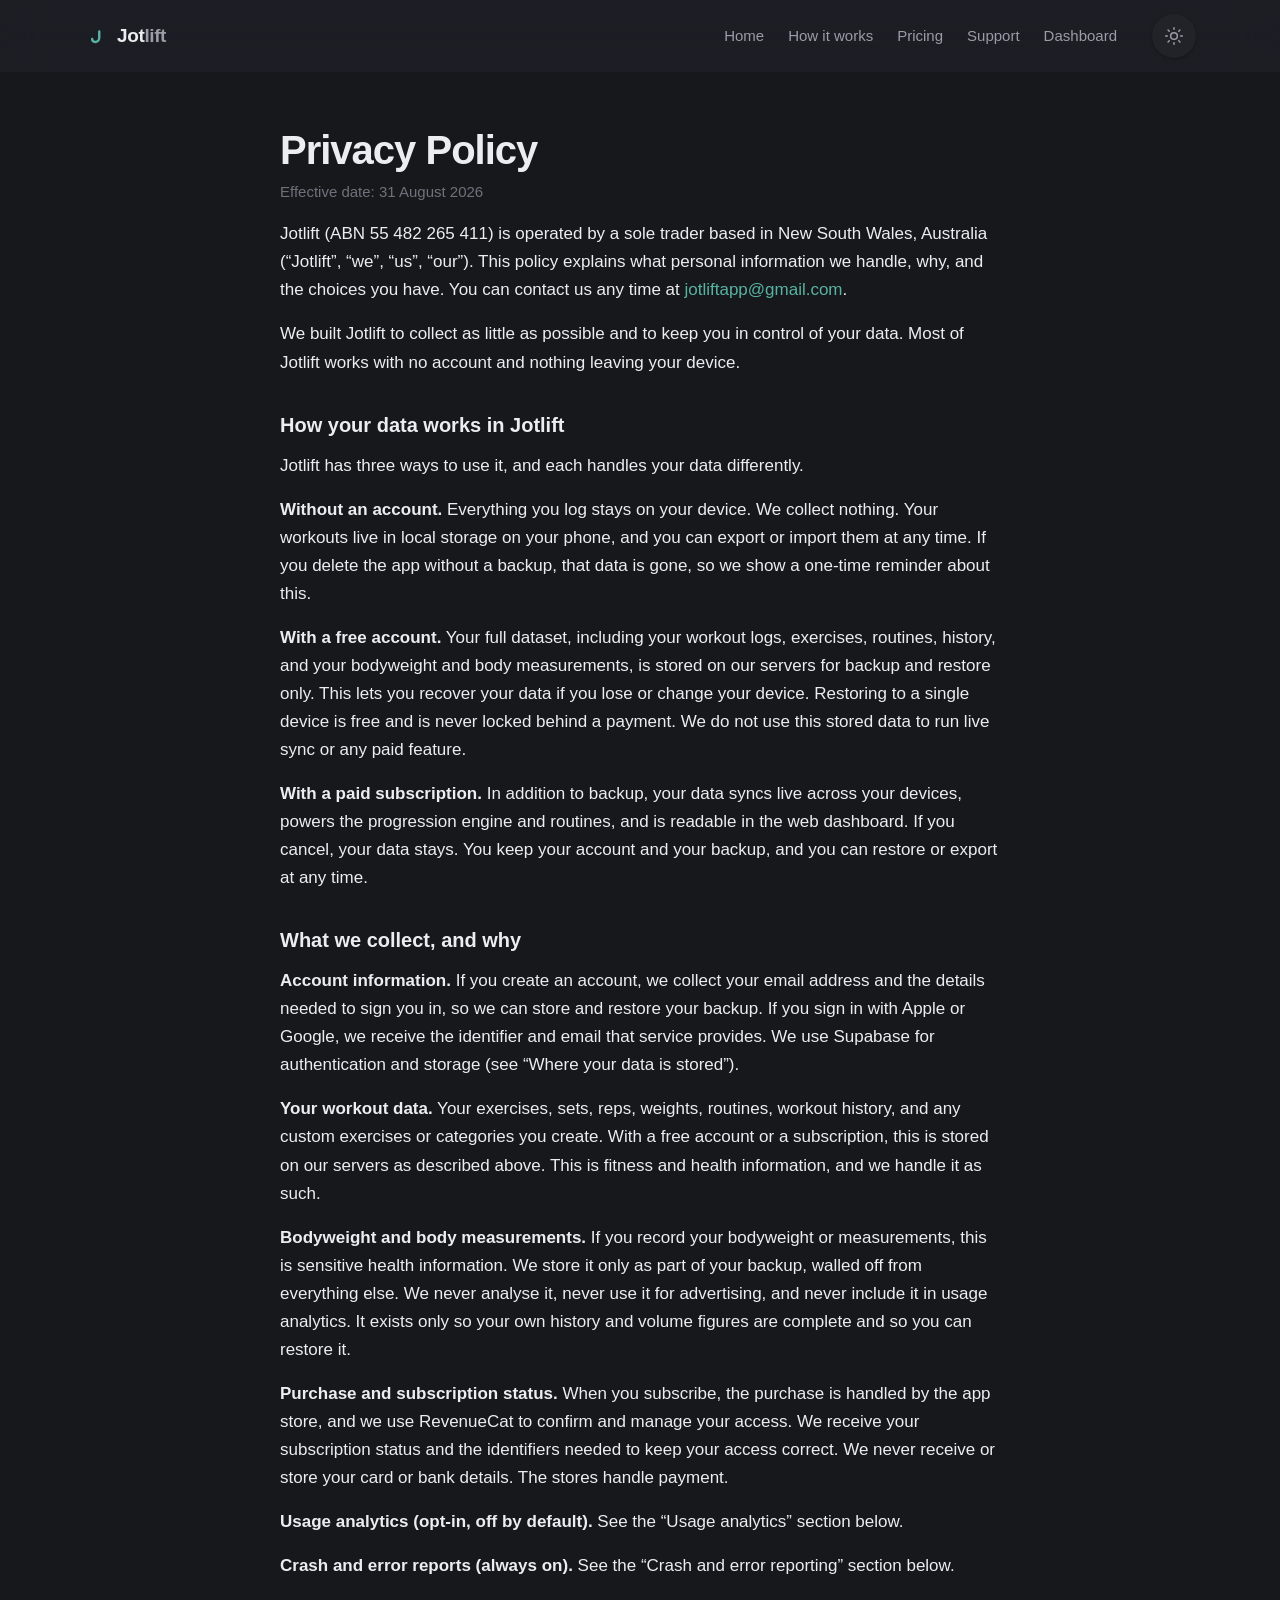
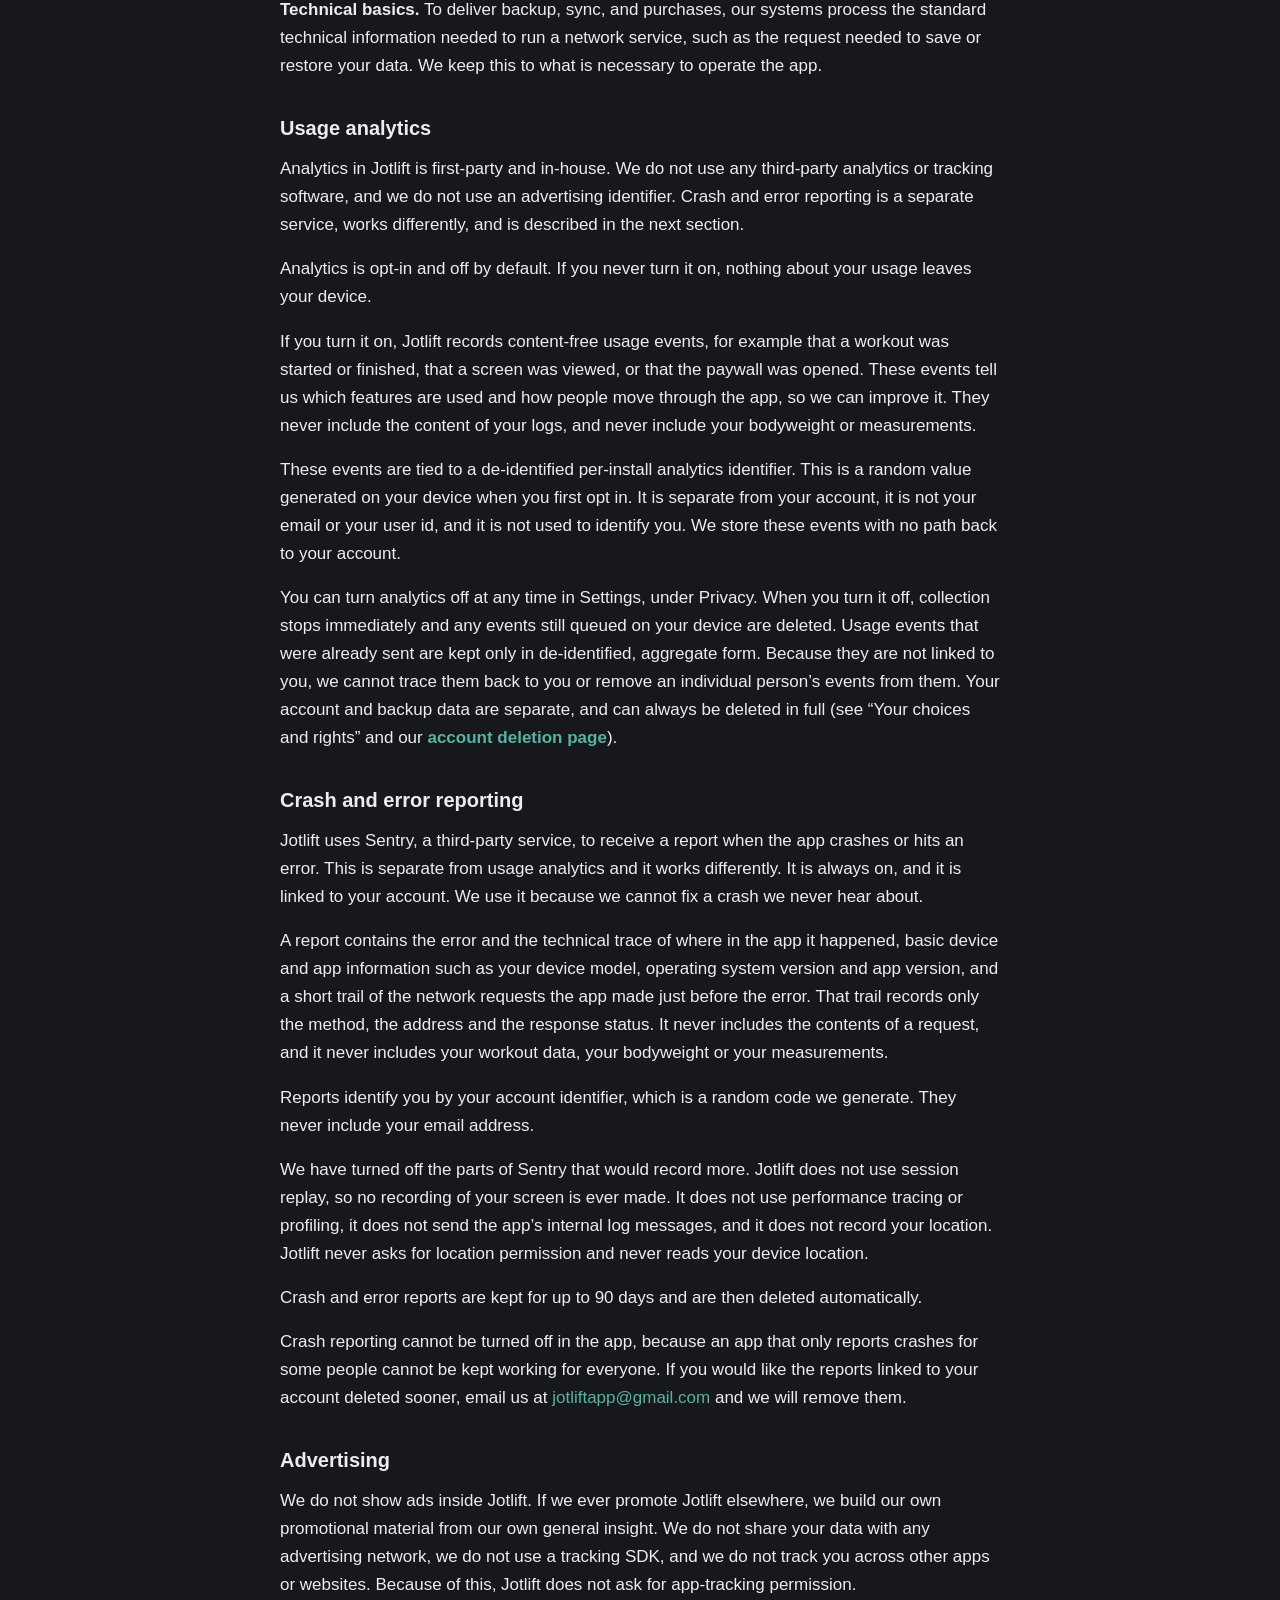
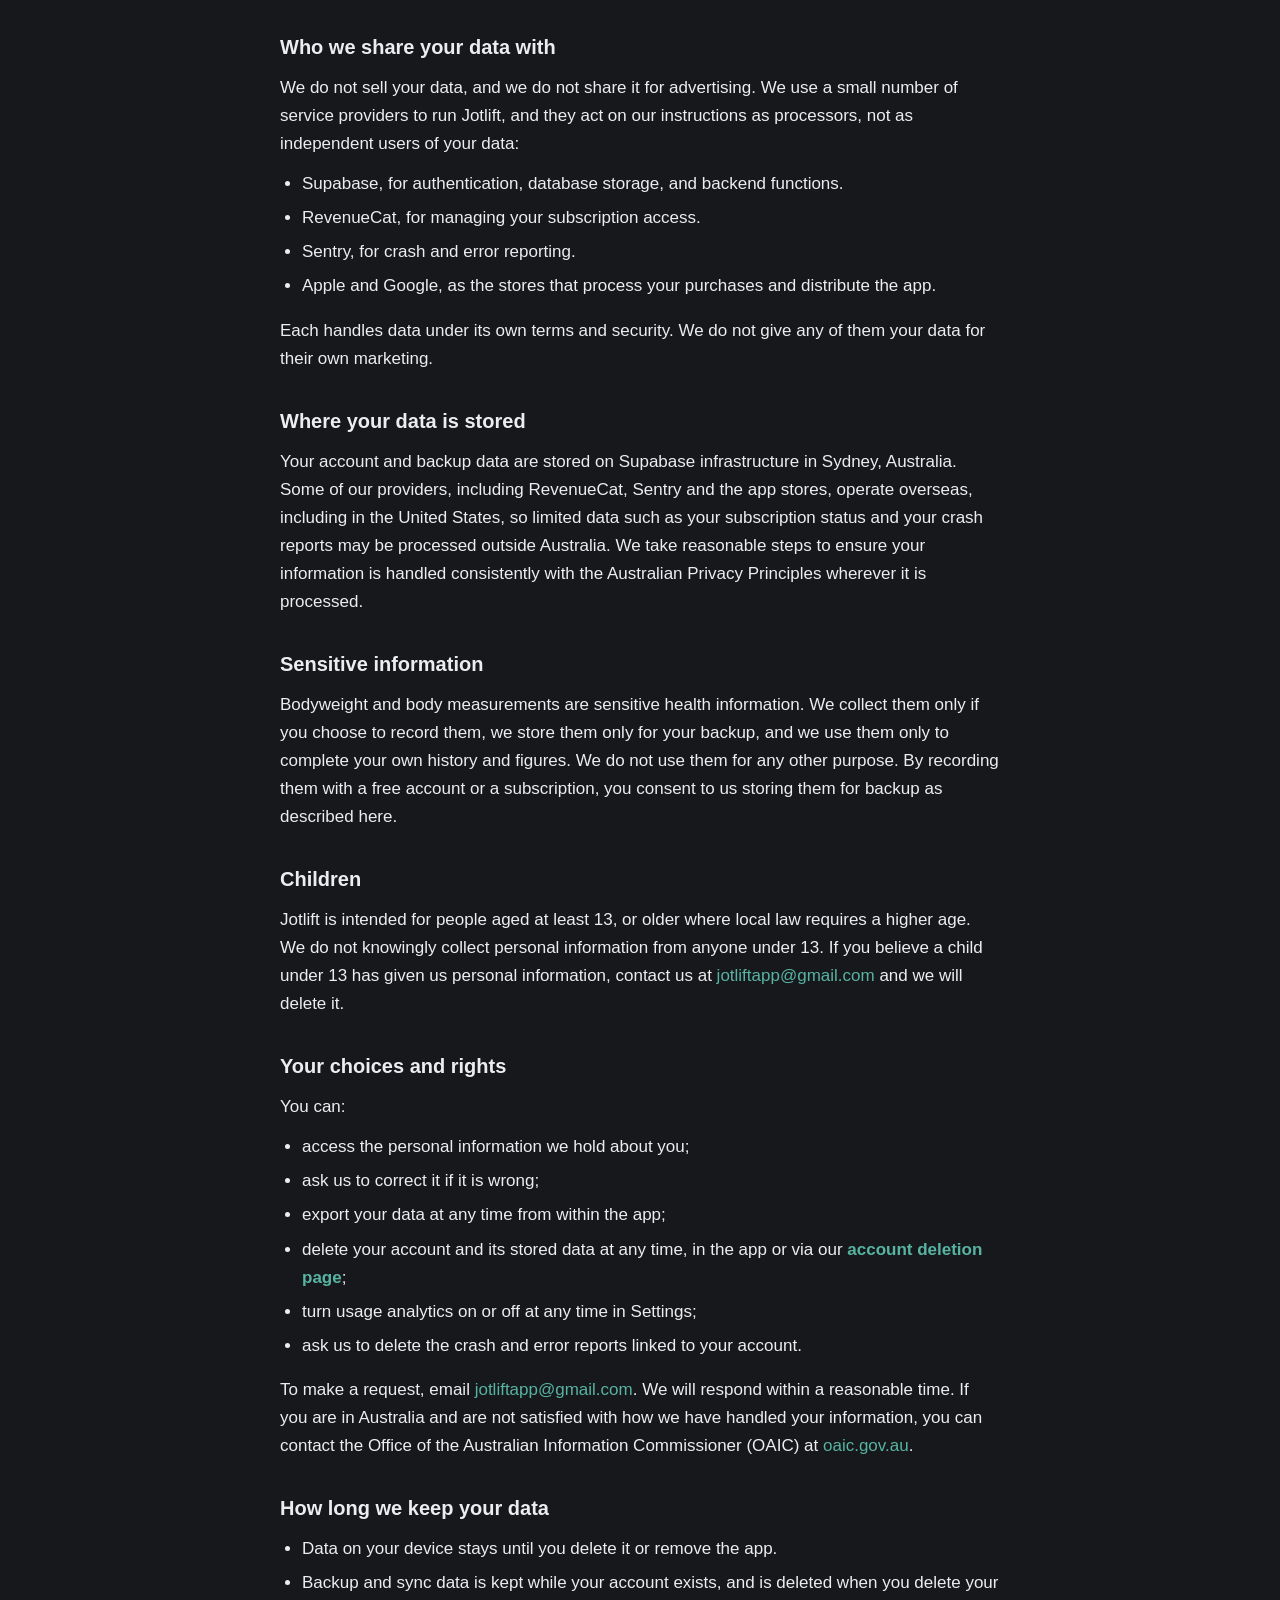
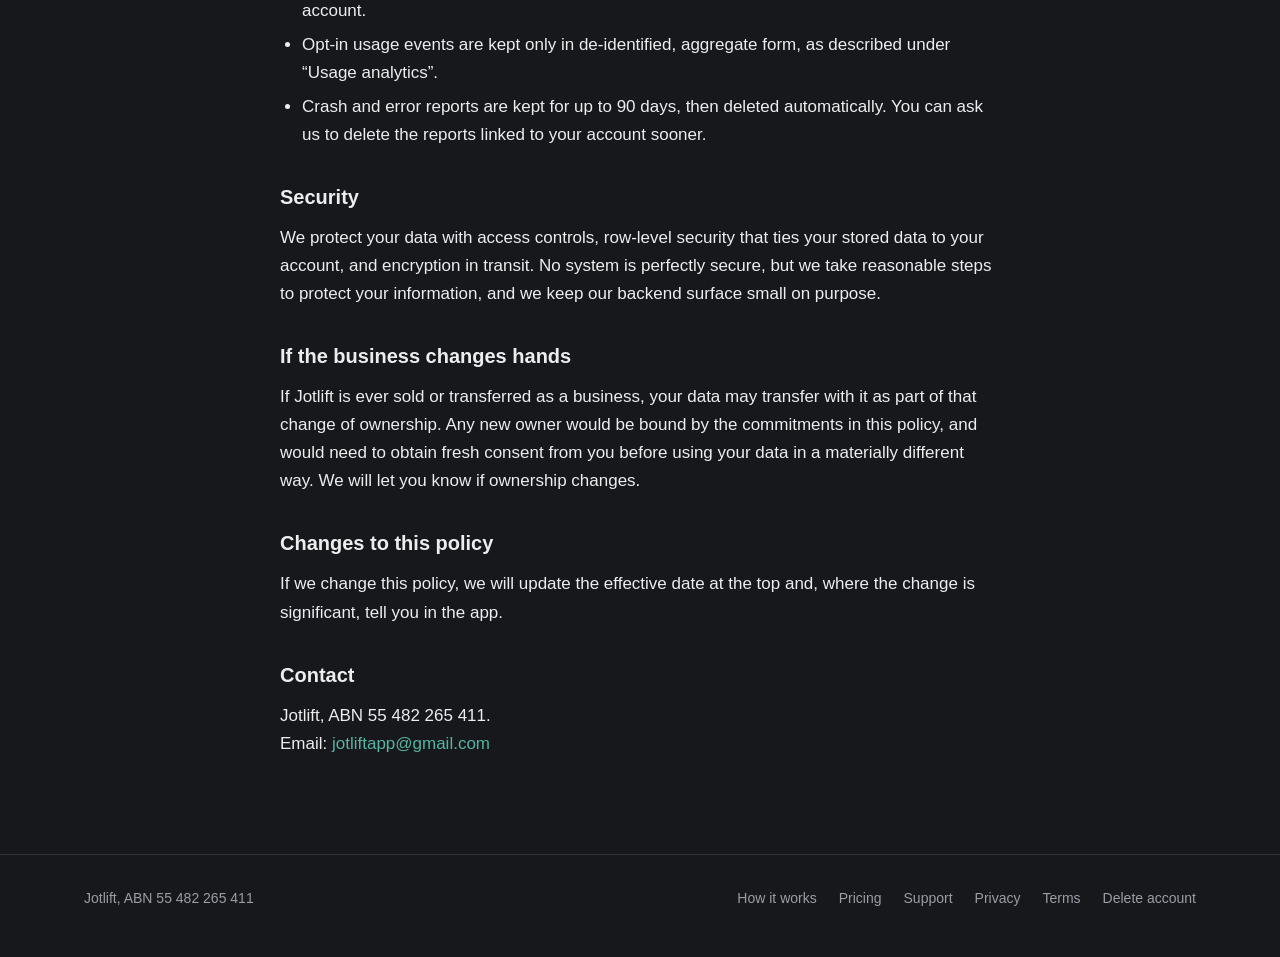
<file: privacy/index.html>
<!DOCTYPE html>
<html lang="en" data-app="jotlift" data-theme="dark">
<head>
<meta charset="utf-8">
<!-- Content Security Policy. Nothing here loads a third-party script, so every
     executable resource resolves to this origin. The one inline script (the
     pre-paint theme read further down this head) is allowed by its sha256 hash
     rather than by 'unsafe-inline': a hash present in script-src makes the
     browser ignore 'unsafe-inline' entirely, so an injected inline script is
     still refused. Only the Inter webfont is off-origin, and it is the reason
     style-src and font-src name Google at all.

     'unsafe-inline' stays in style-src because the pages carry style
     attributes; a style attribute cannot execute, and dropping it would cost
     the chart its layout for no attacker capability.

     form-action 'none' is a real failsafe rather than a formality: the sign-in
     form is submitted by JS, so if that handler ever failed to run, the browser
     would otherwise navigate and put the typed password in the URL.

     frame-ancestors is DELIBERATELY ABSENT. Browsers ignore it in a meta
     policy, and GitHub Pages sends no headers of our own, so stating it here
     would read as clickjacking protection that does not exist. The dashboard
     (the only page holding a session) refuses to run framed in JS instead; see
     assets/js/dashboard/index.js. -->
<meta http-equiv="Content-Security-Policy" content="default-src 'none'; script-src 'self' 'sha256-9PPnXDPvTWPjIk3zWfNq0cdWasemBD8gKhIcqQX4xds='; style-src 'self' https://fonts.googleapis.com 'unsafe-inline'; font-src https://fonts.gstatic.com; img-src 'self'; base-uri 'none'; form-action 'none'">
<meta name="viewport" content="width=device-width, initial-scale=1">
<title>Jotlift privacy policy</title>
<meta name="description" content="What personal information Jotlift handles, why, and the choices you have. Most of Jotlift works with no account and nothing leaving your device.">
<link rel="canonical" href="https://jotlift.app/privacy/">
<meta property="og:title" content="Jotlift privacy policy">
<meta property="og:description" content="What personal information Jotlift handles, why, and the choices you have. Most of Jotlift works with no account and nothing leaving your device.">
<meta property="og:url" content="https://jotlift.app/privacy/">
<meta property="og:type" content="website">
<link rel="icon" href="/assets/img/glyph.svg" type="image/svg+xml">
<link rel="stylesheet" href="/assets/css/site.css">
<script>
  /* Applied before first paint so a light-mode reader never sees a dark flash. */
  try {
    var t = localStorage.getItem('jotlift.theme');
    if (t === 'light' || t === 'dark') document.documentElement.setAttribute('data-theme', t);
  } catch (e) {}
</script>
</head>
<body class="jotx">
<a class="skip-link" href="#main">Skip to content</a>

<header class="site-header">
  <div class="site-header__inner">
    <a class="wordmark" href="/">
      <svg width="24" height="24" viewBox="0 0 100 100" fill="none" aria-hidden="true"><g transform="translate(10,10) scale(0.8)"><path d="M67 26 L67 58 C67 73 56 81 46 81 C36 81 30 74 30 66" fill="none" stroke="var(--color-accent)" stroke-width="12.5" stroke-linecap="round" stroke-linejoin="round"/></g></svg>
      <span class="wordmark__text">Jot<span>lift</span></span>
    </a>
    <nav class="site-nav" aria-label="Main">
      <a href="/">Home</a>
      <a href="/how-it-works/">How it works</a>
      <a href="/pricing/">Pricing</a>
      <a href="/support/">Support</a>
      <a href="/dashboard/">Dashboard</a>
    </nav>
    <button class="theme-toggle" type="button" data-theme-toggle aria-label="Switch appearance">
      <svg class="icon-sun" width="20" height="20" viewBox="0 0 24 24" fill="none" stroke="currentColor" stroke-width="1.8" stroke-linecap="round" stroke-linejoin="round" aria-hidden="true"><circle cx="12" cy="12" r="4"/><path d="M12 2v2M12 20v2M4.9 4.9l1.4 1.4M17.7 17.7l1.4 1.4M2 12h2M20 12h2M4.9 19.1l1.4-1.4M17.7 6.3l1.4-1.4"/></svg>
      <svg class="icon-moon" width="20" height="20" viewBox="0 0 24 24" fill="none" stroke="currentColor" stroke-width="1.8" stroke-linecap="round" stroke-linejoin="round" aria-hidden="true"><path d="M12 3a6 6 0 0 0 9 9 9 9 0 1 1-9-9Z"/></svg>
    </button>
  </div>
</header>

<main id="main" class="shell-legal prose legal">
  <h1 class="display h-legal">Privacy Policy</h1>
  <p class="effective">Effective date: 31 August 2026</p>

  <p>Jotlift (ABN 55 482 265 411) is operated by a sole trader based in New South Wales, Australia (&ldquo;Jotlift&rdquo;, &ldquo;we&rdquo;, &ldquo;us&rdquo;, &ldquo;our&rdquo;). This policy explains what personal information we handle, why, and the choices you have. You can contact us any time at <a href="mailto:jotliftapp@gmail.com">jotliftapp@gmail.com</a>.</p>
  <p class="gap">We built Jotlift to collect as little as possible and to keep you in control of your data. Most of Jotlift works with no account and nothing leaving your device.</p>

  <h2>How your data works in Jotlift</h2>
  <p>Jotlift has three ways to use it, and each handles your data differently.</p>
  <p><strong>Without an account.</strong> Everything you log stays on your device. We collect nothing. Your workouts live in local storage on your phone, and you can export or import them at any time. If you delete the app without a backup, that data is gone, so we show a one-time reminder about this.</p>
  <p><strong>With a free account.</strong> Your full dataset, including your workout logs, exercises, routines, history, and your bodyweight and body measurements, is stored on our servers for backup and restore only. This lets you recover your data if you lose or change your device. Restoring to a single device is free and is never locked behind a payment. We do not use this stored data to run live sync or any paid feature.</p>
  <p class="gap"><strong>With a paid subscription.</strong> In addition to backup, your data syncs live across your devices, powers the progression engine and routines, and is readable in the web dashboard. If you cancel, your data stays. You keep your account and your backup, and you can restore or export at any time.</p>

  <h2>What we collect, and why</h2>
  <p><strong>Account information.</strong> If you create an account, we collect your email address and the details needed to sign you in, so we can store and restore your backup. If you sign in with Apple or Google, we receive the identifier and email that service provides. We use Supabase for authentication and storage (see &ldquo;Where your data is stored&rdquo;).</p>
  <p><strong>Your workout data.</strong> Your exercises, sets, reps, weights, routines, workout history, and any custom exercises or categories you create. With a free account or a subscription, this is stored on our servers as described above. This is fitness and health information, and we handle it as such.</p>
  <p><strong>Bodyweight and body measurements.</strong> If you record your bodyweight or measurements, this is sensitive health information. We store it only as part of your backup, walled off from everything else. We never analyse it, never use it for advertising, and never include it in usage analytics. It exists only so your own history and volume figures are complete and so you can restore it.</p>
  <p><strong>Purchase and subscription status.</strong> When you subscribe, the purchase is handled by the app store, and we use RevenueCat to confirm and manage your access. We receive your subscription status and the identifiers needed to keep your access correct. We never receive or store your card or bank details. The stores handle payment.</p>
  <p><strong>Usage analytics (opt-in, off by default).</strong> See the &ldquo;Usage analytics&rdquo; section below.</p>
  <p><strong>Crash and error reports (always on).</strong> See the &ldquo;Crash and error reporting&rdquo; section below.</p>
  <p class="gap"><strong>Technical basics.</strong> To deliver backup, sync, and purchases, our systems process the standard technical information needed to run a network service, such as the request needed to save or restore your data. We keep this to what is necessary to operate the app.</p>

  <h2>Usage analytics</h2>
  <p>Analytics in Jotlift is first-party and in-house. We do not use any third-party analytics or tracking software, and we do not use an advertising identifier. Crash and error reporting is a separate service, works differently, and is described in the next section.</p>
  <p>Analytics is opt-in and off by default. If you never turn it on, nothing about your usage leaves your device.</p>
  <p>If you turn it on, Jotlift records content-free usage events, for example that a workout was started or finished, that a screen was viewed, or that the paywall was opened. These events tell us which features are used and how people move through the app, so we can improve it. They never include the content of your logs, and never include your bodyweight or measurements.</p>
  <p>These events are tied to a de-identified per-install analytics identifier. This is a random value generated on your device when you first opt in. It is separate from your account, it is not your email or your user id, and it is not used to identify you. We store these events with no path back to your account.</p>
  <p class="gap">You can turn analytics off at any time in Settings, under Privacy. When you turn it off, collection stops immediately and any events still queued on your device are deleted. Usage events that were already sent are kept only in de-identified, aggregate form. Because they are not linked to you, we cannot trace them back to you or remove an individual person&rsquo;s events from them. Your account and backup data are separate, and can always be deleted in full (see &ldquo;Your choices and rights&rdquo; and our <a href="/delete/" style="font-weight:600">account deletion page</a>).</p>

  <h2>Crash and error reporting</h2>
  <p>Jotlift uses Sentry, a third-party service, to receive a report when the app crashes or hits an error. This is separate from usage analytics and it works differently. It is always on, and it is linked to your account. We use it because we cannot fix a crash we never hear about.</p>
  <p>A report contains the error and the technical trace of where in the app it happened, basic device and app information such as your device model, operating system version and app version, and a short trail of the network requests the app made just before the error. That trail records only the method, the address and the response status. It never includes the contents of a request, and it never includes your workout data, your bodyweight or your measurements.</p>
  <p>Reports identify you by your account identifier, which is a random code we generate. They never include your email address.</p>
  <p>We have turned off the parts of Sentry that would record more. Jotlift does not use session replay, so no recording of your screen is ever made. It does not use performance tracing or profiling, it does not send the app&rsquo;s internal log messages, and it does not record your location. Jotlift never asks for location permission and never reads your device location.</p>
  <p>Crash and error reports are kept for up to 90 days and are then deleted automatically.</p>
  <p class="gap">Crash reporting cannot be turned off in the app, because an app that only reports crashes for some people cannot be kept working for everyone. If you would like the reports linked to your account deleted sooner, email us at <a href="mailto:jotliftapp@gmail.com">jotliftapp@gmail.com</a> and we will remove them.</p>

  <h2>Advertising</h2>
  <p class="gap">We do not show ads inside Jotlift. If we ever promote Jotlift elsewhere, we build our own promotional material from our own general insight. We do not share your data with any advertising network, we do not use a tracking SDK, and we do not track you across other apps or websites. Because of this, Jotlift does not ask for app-tracking permission.</p>

  <h2>Who we share your data with</h2>
  <p style="margin-bottom:12px">We do not sell your data, and we do not share it for advertising. We use a small number of service providers to run Jotlift, and they act on our instructions as processors, not as independent users of your data:</p>
  <ul>
    <li>Supabase, for authentication, database storage, and backend functions.</li>
    <li>RevenueCat, for managing your subscription access.</li>
    <li>Sentry, for crash and error reporting.</li>
    <li>Apple and Google, as the stores that process your purchases and distribute the app.</li>
  </ul>
  <p class="gap">Each handles data under its own terms and security. We do not give any of them your data for their own marketing.</p>

  <h2>Where your data is stored</h2>
  <p class="gap">Your account and backup data are stored on Supabase infrastructure in Sydney, Australia. Some of our providers, including RevenueCat, Sentry and the app stores, operate overseas, including in the United States, so limited data such as your subscription status and your crash reports may be processed outside Australia. We take reasonable steps to ensure your information is handled consistently with the Australian Privacy Principles wherever it is processed.</p>

  <h2>Sensitive information</h2>
  <p class="gap">Bodyweight and body measurements are sensitive health information. We collect them only if you choose to record them, we store them only for your backup, and we use them only to complete your own history and figures. We do not use them for any other purpose. By recording them with a free account or a subscription, you consent to us storing them for backup as described here.</p>

  <h2>Children</h2>
  <p class="gap">Jotlift is intended for people aged at least 13, or older where local law requires a higher age. We do not knowingly collect personal information from anyone under 13. If you believe a child under 13 has given us personal information, contact us at <a href="mailto:jotliftapp@gmail.com">jotliftapp@gmail.com</a> and we will delete it.</p>

  <h2>Your choices and rights</h2>
  <p style="margin-bottom:12px">You can:</p>
  <ul>
    <li>access the personal information we hold about you;</li>
    <li>ask us to correct it if it is wrong;</li>
    <li>export your data at any time from within the app;</li>
    <li>delete your account and its stored data at any time, in the app or via our <a href="/delete/" style="font-weight:600">account deletion page</a>;</li>
    <li>turn usage analytics on or off at any time in Settings;</li>
    <li>ask us to delete the crash and error reports linked to your account.</li>
  </ul>
  <p class="gap">To make a request, email <a href="mailto:jotliftapp@gmail.com">jotliftapp@gmail.com</a>. We will respond within a reasonable time. If you are in Australia and are not satisfied with how we have handled your information, you can contact the Office of the Australian Information Commissioner (OAIC) at <a href="https://www.oaic.gov.au">oaic.gov.au</a>.</p>

  <h2>How long we keep your data</h2>
  <ul style="margin-bottom:32px">
    <li>Data on your device stays until you delete it or remove the app.</li>
    <li>Backup and sync data is kept while your account exists, and is deleted when you delete your account.</li>
    <li>Opt-in usage events are kept only in de-identified, aggregate form, as described under &ldquo;Usage analytics&rdquo;.</li>
    <li>Crash and error reports are kept for up to 90 days, then deleted automatically. You can ask us to delete the reports linked to your account sooner.</li>
  </ul>

  <h2>Security</h2>
  <p class="gap">We protect your data with access controls, row-level security that ties your stored data to your account, and encryption in transit. No system is perfectly secure, but we take reasonable steps to protect your information, and we keep our backend surface small on purpose.</p>

  <h2>If the business changes hands</h2>
  <p class="gap">If Jotlift is ever sold or transferred as a business, your data may transfer with it as part of that change of ownership. Any new owner would be bound by the commitments in this policy, and would need to obtain fresh consent from you before using your data in a materially different way. We will let you know if ownership changes.</p>

  <h2>Changes to this policy</h2>
  <p class="gap">If we change this policy, we will update the effective date at the top and, where the change is significant, tell you in the app.</p>

  <h2>Contact</h2>
  <p style="margin:0">Jotlift, ABN 55 482 265 411.<br>Email: <a href="mailto:jotliftapp@gmail.com">jotliftapp@gmail.com</a></p>
</main>

<footer class="site-footer">
  <div class="site-footer__inner">
    <p>Jotlift, ABN 55 482 265 411</p>
    <nav aria-label="Footer">
      <a href="/how-it-works/">How it works</a>
      <a href="/pricing/">Pricing</a>
      <a href="/support/">Support</a>
      <a href="/privacy/">Privacy</a>
      <a href="/terms/">Terms</a>
      <a href="/delete/">Delete account</a>
    </nav>
  </div>
</footer>

<script type="module" src="/assets/js/page.js"></script>
</body>
</html>
</file>
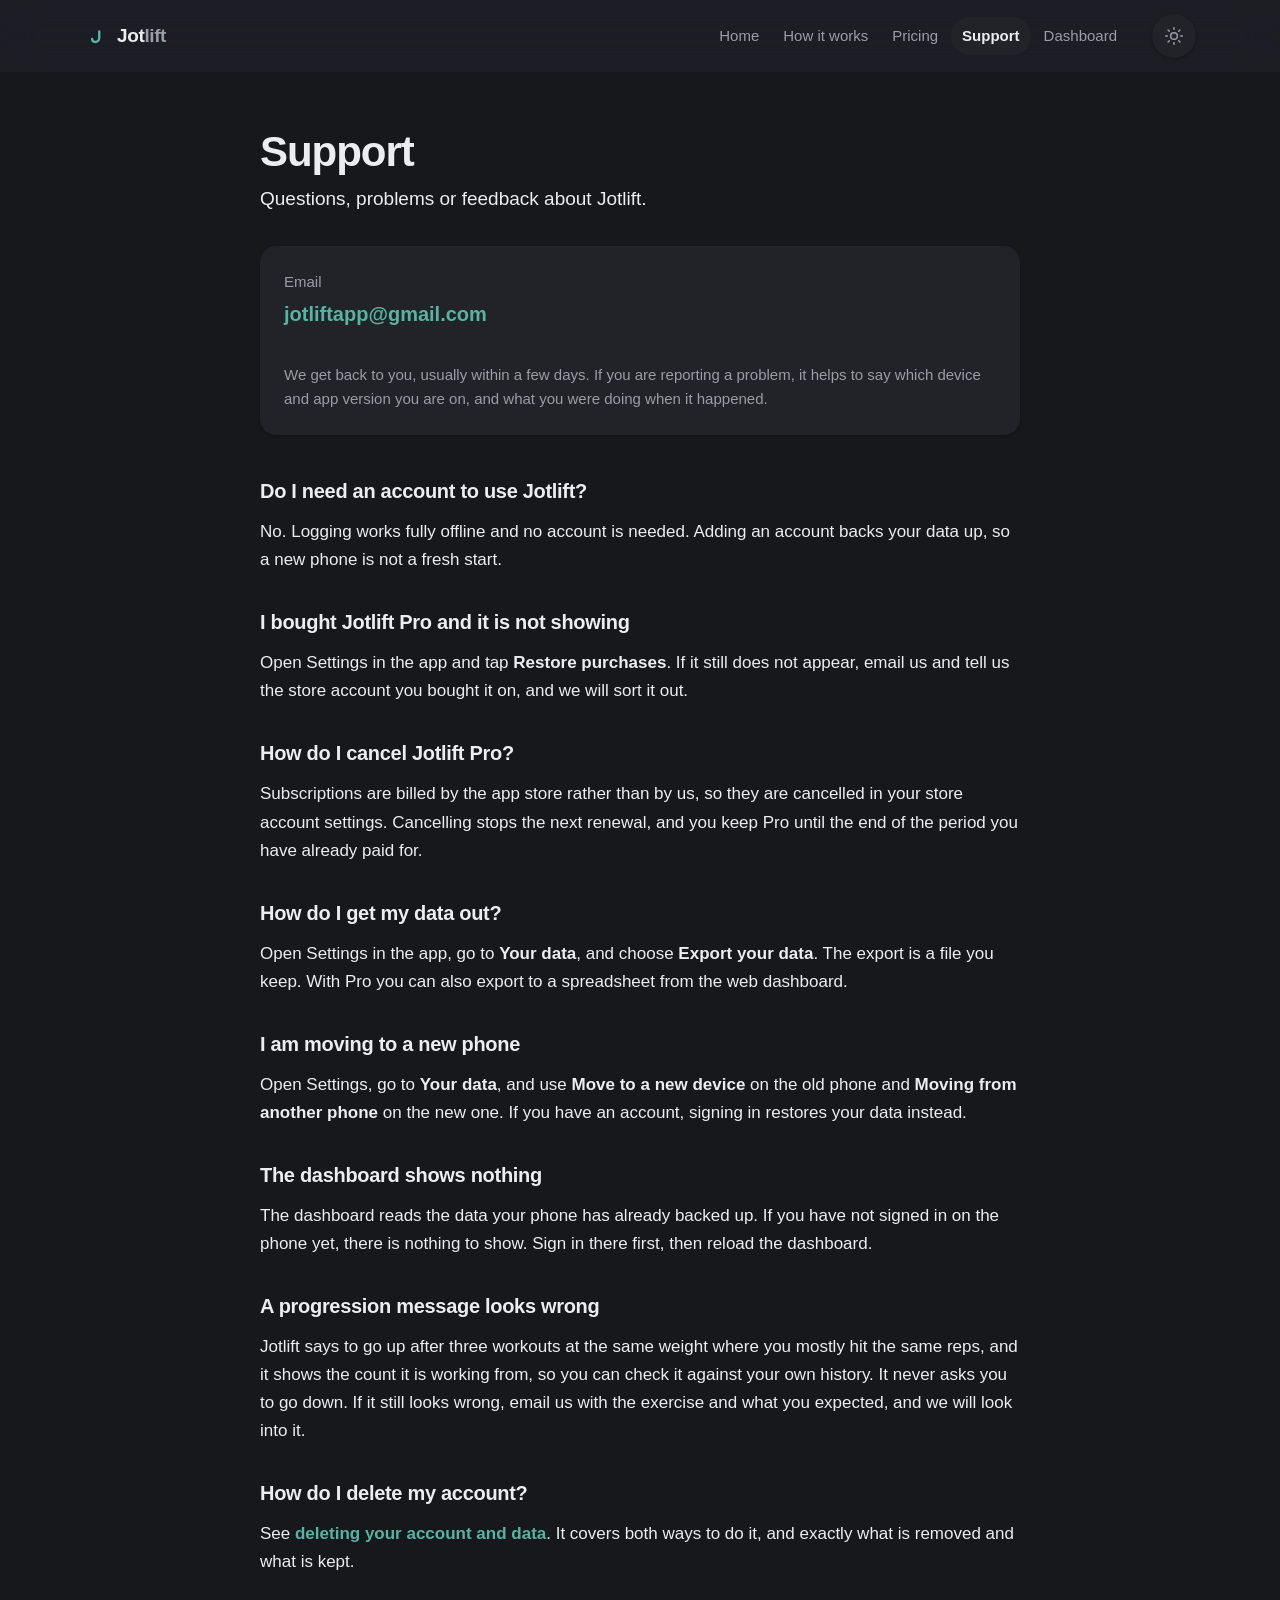
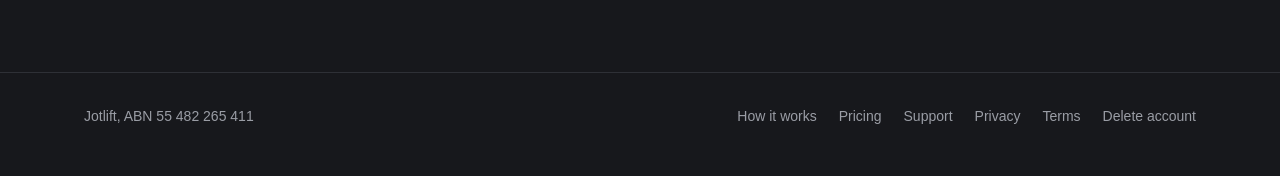
<file: support/index.html>
<!DOCTYPE html>
<html lang="en" data-app="jotlift" data-theme="dark">
<head>
<meta charset="utf-8">
<!-- Content Security Policy. Nothing here loads a third-party script, so every
     executable resource resolves to this origin. The one inline script (the
     pre-paint theme read further down this head) is allowed by its sha256 hash
     rather than by 'unsafe-inline': a hash present in script-src makes the
     browser ignore 'unsafe-inline' entirely, so an injected inline script is
     still refused. Only the Inter webfont is off-origin, and it is the reason
     style-src and font-src name Google at all.

     'unsafe-inline' stays in style-src because the pages carry style
     attributes; a style attribute cannot execute, and dropping it would cost
     the chart its layout for no attacker capability.

     form-action 'none' is a real failsafe rather than a formality: the sign-in
     form is submitted by JS, so if that handler ever failed to run, the browser
     would otherwise navigate and put the typed password in the URL.

     frame-ancestors is DELIBERATELY ABSENT. Browsers ignore it in a meta
     policy, and GitHub Pages sends no headers of our own, so stating it here
     would read as clickjacking protection that does not exist. The dashboard
     (the only page holding a session) refuses to run framed in JS instead; see
     assets/js/dashboard/index.js. -->
<meta http-equiv="Content-Security-Policy" content="default-src 'none'; script-src 'self' 'sha256-9PPnXDPvTWPjIk3zWfNq0cdWasemBD8gKhIcqQX4xds='; style-src 'self' https://fonts.googleapis.com 'unsafe-inline'; font-src https://fonts.gstatic.com; img-src 'self'; base-uri 'none'; form-action 'none'">
<meta name="viewport" content="width=device-width, initial-scale=1">
<title>Jotlift support</title>
<meta name="description" content="Questions, problems or feedback about Jotlift. Email jotliftapp@gmail.com, plus answers to the questions we are asked most.">
<link rel="canonical" href="https://jotlift.app/support/">
<meta property="og:title" content="Jotlift support">
<meta property="og:description" content="Questions, problems or feedback about Jotlift. Email jotliftapp@gmail.com, plus answers to the questions we are asked most.">
<meta property="og:url" content="https://jotlift.app/support/">
<meta property="og:type" content="website">
<link rel="icon" href="/assets/img/glyph.svg" type="image/svg+xml">
<link rel="stylesheet" href="/assets/css/site.css">
<script>
  /* Applied before first paint so a light-mode reader never sees a dark flash. */
  try {
    var t = localStorage.getItem('jotlift.theme');
    if (t === 'light' || t === 'dark') document.documentElement.setAttribute('data-theme', t);
  } catch (e) {}
</script>
</head>
<body class="jotx">
<a class="skip-link" href="#main">Skip to content</a>

<header class="site-header">
  <div class="site-header__inner">
    <a class="wordmark" href="/">
      <svg width="24" height="24" viewBox="0 0 100 100" fill="none" aria-hidden="true"><g transform="translate(10,10) scale(0.8)"><path d="M67 26 L67 58 C67 73 56 81 46 81 C36 81 30 74 30 66" fill="none" stroke="var(--color-accent)" stroke-width="12.5" stroke-linecap="round" stroke-linejoin="round"/></g></svg>
      <span class="wordmark__text">Jot<span>lift</span></span>
    </a>
    <nav class="site-nav" aria-label="Main">
      <a href="/">Home</a>
      <a href="/how-it-works/">How it works</a>
      <a href="/pricing/">Pricing</a>
      <a href="/support/" aria-current="page">Support</a>
      <a href="/dashboard/">Dashboard</a>
    </nav>
    <button class="theme-toggle" type="button" data-theme-toggle aria-label="Switch appearance">
      <svg class="icon-sun" width="20" height="20" viewBox="0 0 24 24" fill="none" stroke="currentColor" stroke-width="1.8" stroke-linecap="round" stroke-linejoin="round" aria-hidden="true"><circle cx="12" cy="12" r="4"/><path d="M12 2v2M12 20v2M4.9 4.9l1.4 1.4M17.7 17.7l1.4 1.4M2 12h2M20 12h2M4.9 19.1l1.4-1.4M17.7 6.3l1.4-1.4"/></svg>
      <svg class="icon-moon" width="20" height="20" viewBox="0 0 24 24" fill="none" stroke="currentColor" stroke-width="1.8" stroke-linecap="round" stroke-linejoin="round" aria-hidden="true"><path d="M12 3a6 6 0 0 0 9 9 9 9 0 1 1-9-9Z"/></svg>
    </button>
  </div>
</header>

<main id="main" class="shell-prose prose faq">
  <h1 class="display h-page">Support</h1>
  <p class="lede">Questions, problems or feedback about Jotlift.</p>

  <div class="card support-card">
    <p>Email</p>
    <p class="support-card__email"><a href="mailto:jotliftapp@gmail.com">jotliftapp@gmail.com</a></p>
    <p>We get back to you, usually within a few days. If you are reporting a problem, it helps to say which device and app version you are on, and what you were doing when it happened.</p>
  </div>

  <h2>Do I need an account to use Jotlift?</h2>
  <p>No. Logging works fully offline and no account is needed. Adding an account backs your data up, so a new phone is not a fresh start.</p>

  <h2>I bought Jotlift Pro and it is not showing</h2>
  <p>Open Settings in the app and tap <strong>Restore purchases</strong>. If it still does not appear, email us and tell us the store account you bought it on, and we will sort it out.</p>

  <h2>How do I cancel Jotlift Pro?</h2>
  <p>Subscriptions are billed by the app store rather than by us, so they are cancelled in your store account settings. Cancelling stops the next renewal, and you keep Pro until the end of the period you have already paid for.</p>

  <h2>How do I get my data out?</h2>
  <p>Open Settings in the app, go to <strong>Your data</strong>, and choose <strong>Export your data</strong>. The export is a file you keep. With Pro you can also export to a spreadsheet from the web dashboard.</p>

  <h2>I am moving to a new phone</h2>
  <p>Open Settings, go to <strong>Your data</strong>, and use <strong>Move to a new device</strong> on the old phone and <strong>Moving from another phone</strong> on the new one. If you have an account, signing in restores your data instead.</p>

  <h2>The dashboard shows nothing</h2>
  <p>The dashboard reads the data your phone has already backed up. If you have not signed in on the phone yet, there is nothing to show. Sign in there first, then reload the dashboard.</p>

  <h2>A progression message looks wrong</h2>
  <p>Jotlift says to go up after three workouts at the same weight where you mostly hit the same reps, and it shows the count it is working from, so you can check it against your own history. It never asks you to go down. If it still looks wrong, email us with the exercise and what you expected, and we will look into it.</p>

  <h2>How do I delete my account?</h2>
  <p>See <a href="/delete/" style="font-weight:600">deleting your account and data</a>. It covers both ways to do it, and exactly what is removed and what is kept.</p>
</main>

<footer class="site-footer">
  <div class="site-footer__inner">
    <p>Jotlift, ABN 55 482 265 411</p>
    <nav aria-label="Footer">
      <a href="/how-it-works/">How it works</a>
      <a href="/pricing/">Pricing</a>
      <a href="/support/">Support</a>
      <a href="/privacy/">Privacy</a>
      <a href="/terms/">Terms</a>
      <a href="/delete/">Delete account</a>
    </nav>
  </div>
</footer>

<script type="module" src="/assets/js/page.js"></script>
</body>
</html>
</file>
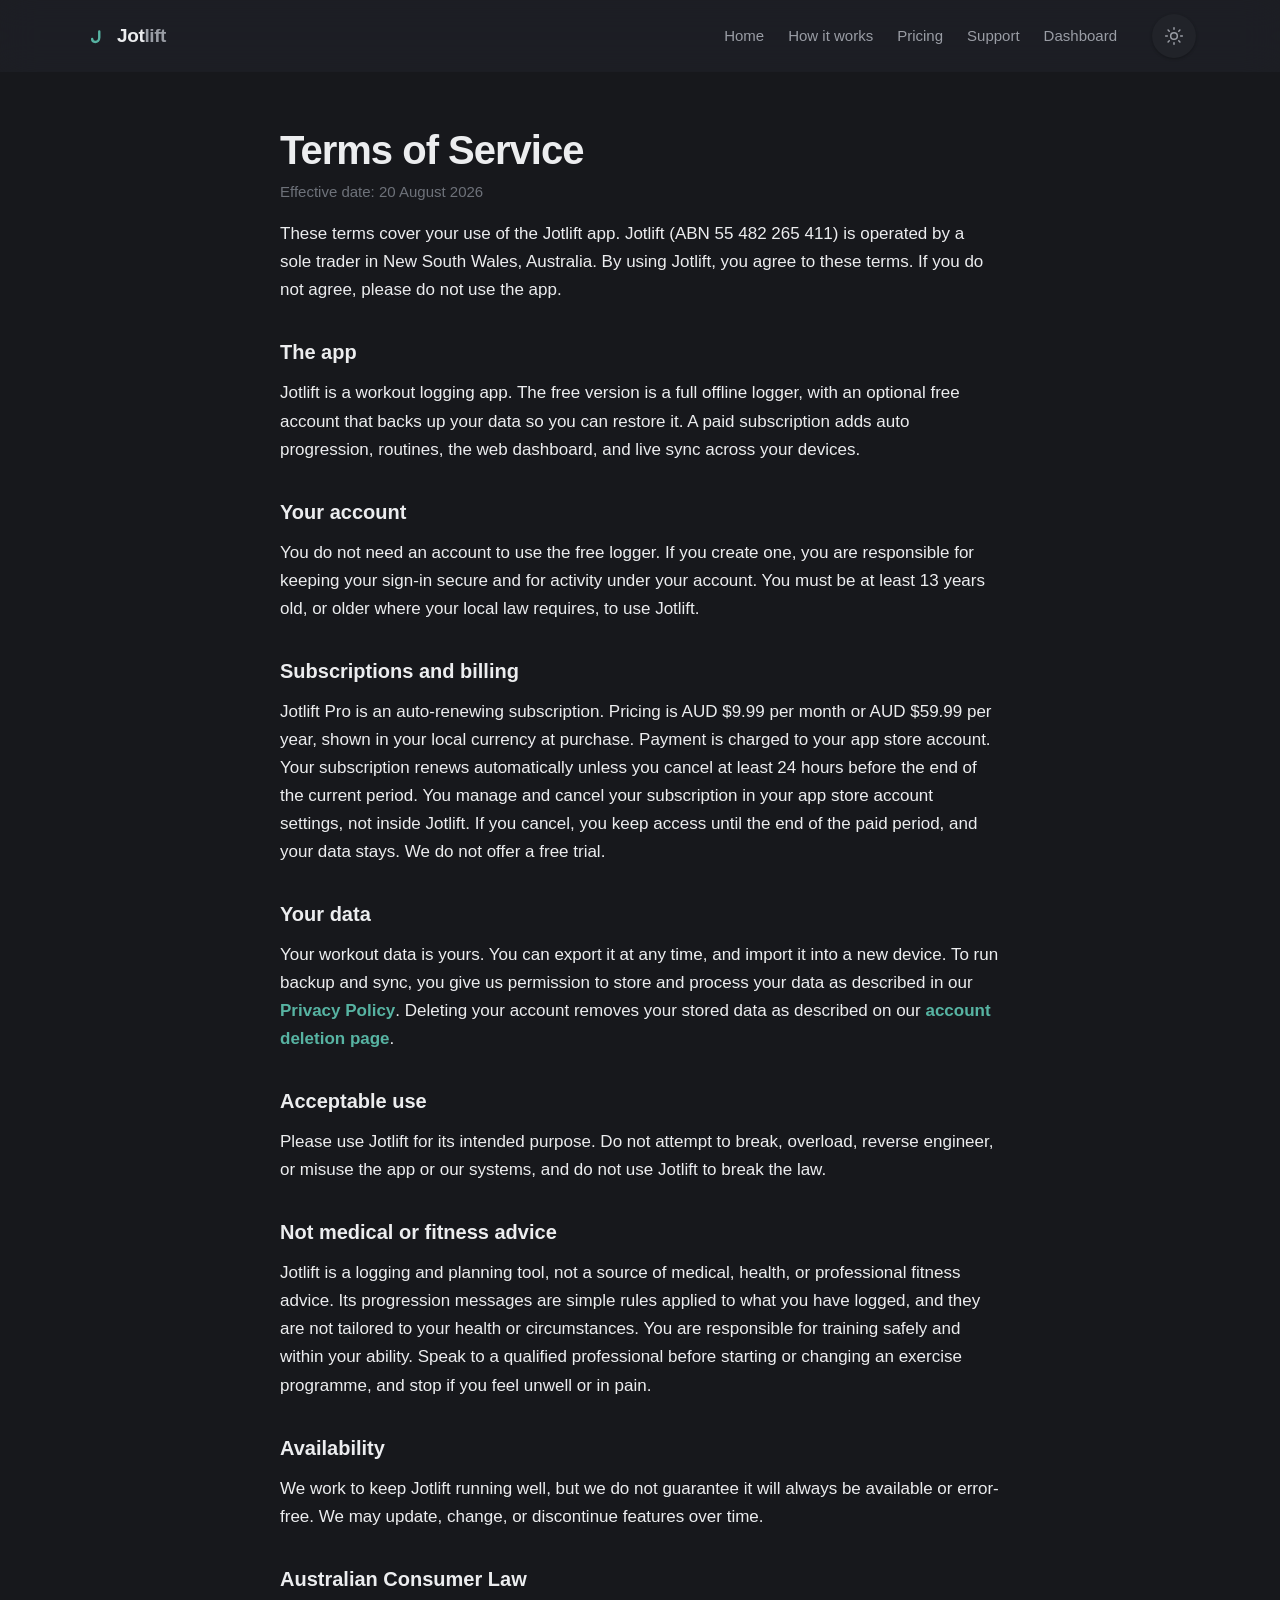
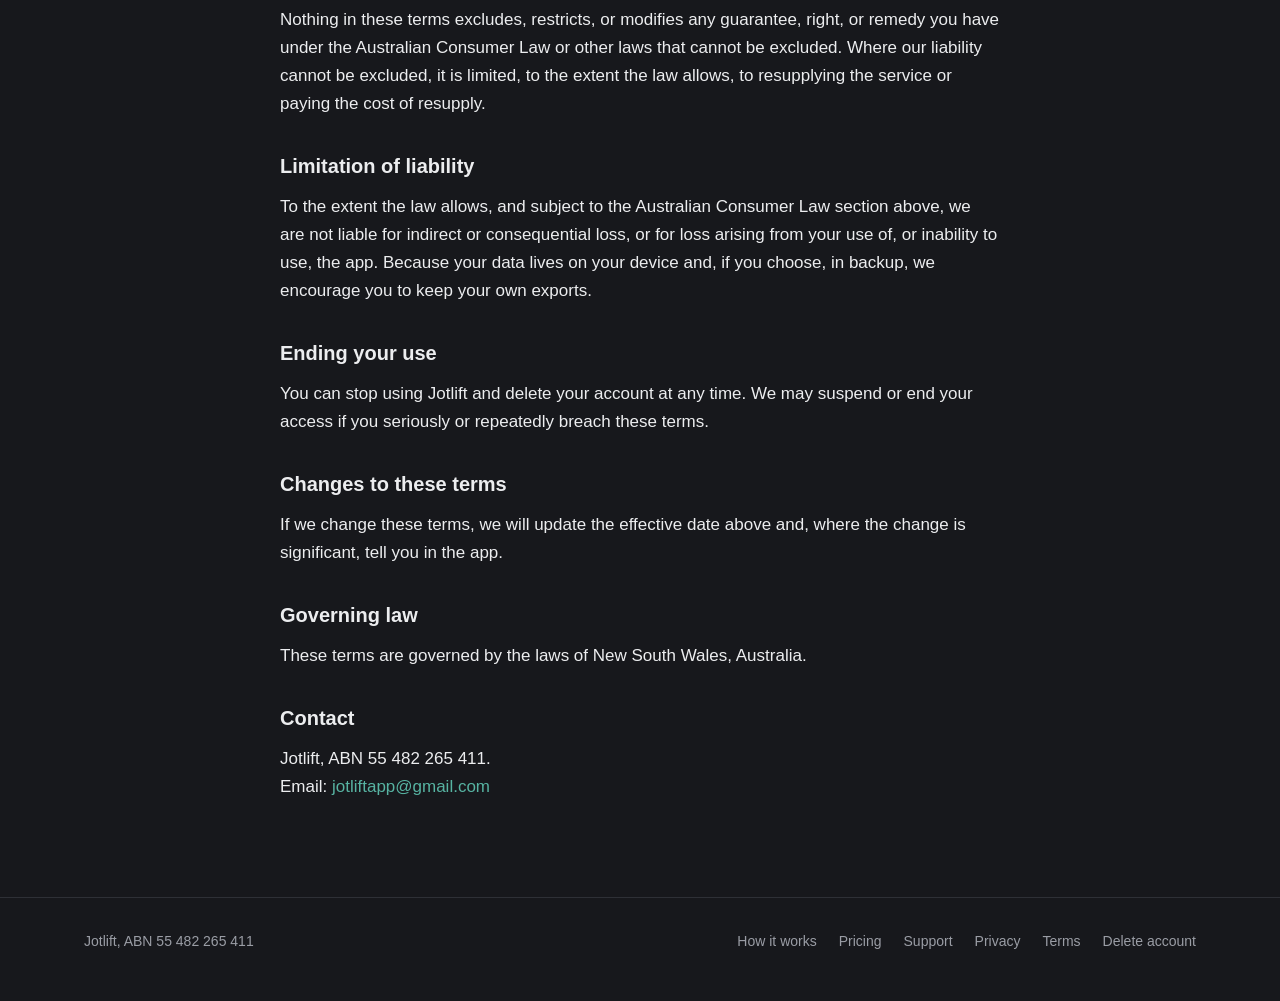
<file: terms/index.html>
<!DOCTYPE html>
<html lang="en" data-app="jotlift" data-theme="dark">
<head>
<meta charset="utf-8">
<!-- Content Security Policy. Nothing here loads a third-party script, so every
     executable resource resolves to this origin. The one inline script (the
     pre-paint theme read further down this head) is allowed by its sha256 hash
     rather than by 'unsafe-inline': a hash present in script-src makes the
     browser ignore 'unsafe-inline' entirely, so an injected inline script is
     still refused. Only the Inter webfont is off-origin, and it is the reason
     style-src and font-src name Google at all.

     'unsafe-inline' stays in style-src because the pages carry style
     attributes; a style attribute cannot execute, and dropping it would cost
     the chart its layout for no attacker capability.

     form-action 'none' is a real failsafe rather than a formality: the sign-in
     form is submitted by JS, so if that handler ever failed to run, the browser
     would otherwise navigate and put the typed password in the URL.

     frame-ancestors is DELIBERATELY ABSENT. Browsers ignore it in a meta
     policy, and GitHub Pages sends no headers of our own, so stating it here
     would read as clickjacking protection that does not exist. The dashboard
     (the only page holding a session) refuses to run framed in JS instead; see
     assets/js/dashboard/index.js. -->
<meta http-equiv="Content-Security-Policy" content="default-src 'none'; script-src 'self' 'sha256-9PPnXDPvTWPjIk3zWfNq0cdWasemBD8gKhIcqQX4xds='; style-src 'self' https://fonts.googleapis.com 'unsafe-inline'; font-src https://fonts.gstatic.com; img-src 'self'; base-uri 'none'; form-action 'none'">
<meta name="viewport" content="width=device-width, initial-scale=1">
<title>Jotlift terms of service</title>
<meta name="description" content="The terms covering your use of the Jotlift app, including subscriptions, billing, your data and Australian Consumer Law.">
<link rel="canonical" href="https://jotlift.app/terms/">
<meta property="og:title" content="Jotlift terms of service">
<meta property="og:description" content="The terms covering your use of the Jotlift app, including subscriptions, billing, your data and Australian Consumer Law.">
<meta property="og:url" content="https://jotlift.app/terms/">
<meta property="og:type" content="website">
<link rel="icon" href="/assets/img/glyph.svg" type="image/svg+xml">
<link rel="stylesheet" href="/assets/css/site.css">
<script>
  /* Applied before first paint so a light-mode reader never sees a dark flash. */
  try {
    var t = localStorage.getItem('jotlift.theme');
    if (t === 'light' || t === 'dark') document.documentElement.setAttribute('data-theme', t);
  } catch (e) {}
</script>
</head>
<body class="jotx">
<a class="skip-link" href="#main">Skip to content</a>

<header class="site-header">
  <div class="site-header__inner">
    <a class="wordmark" href="/">
      <svg width="24" height="24" viewBox="0 0 100 100" fill="none" aria-hidden="true"><g transform="translate(10,10) scale(0.8)"><path d="M67 26 L67 58 C67 73 56 81 46 81 C36 81 30 74 30 66" fill="none" stroke="var(--color-accent)" stroke-width="12.5" stroke-linecap="round" stroke-linejoin="round"/></g></svg>
      <span class="wordmark__text">Jot<span>lift</span></span>
    </a>
    <nav class="site-nav" aria-label="Main">
      <a href="/">Home</a>
      <a href="/how-it-works/">How it works</a>
      <a href="/pricing/">Pricing</a>
      <a href="/support/">Support</a>
      <a href="/dashboard/">Dashboard</a>
    </nav>
    <button class="theme-toggle" type="button" data-theme-toggle aria-label="Switch appearance">
      <svg class="icon-sun" width="20" height="20" viewBox="0 0 24 24" fill="none" stroke="currentColor" stroke-width="1.8" stroke-linecap="round" stroke-linejoin="round" aria-hidden="true"><circle cx="12" cy="12" r="4"/><path d="M12 2v2M12 20v2M4.9 4.9l1.4 1.4M17.7 17.7l1.4 1.4M2 12h2M20 12h2M4.9 19.1l1.4-1.4M17.7 6.3l1.4-1.4"/></svg>
      <svg class="icon-moon" width="20" height="20" viewBox="0 0 24 24" fill="none" stroke="currentColor" stroke-width="1.8" stroke-linecap="round" stroke-linejoin="round" aria-hidden="true"><path d="M12 3a6 6 0 0 0 9 9 9 9 0 1 1-9-9Z"/></svg>
    </button>
  </div>
</header>

<main id="main" class="shell-legal prose legal">
  <h1 class="display h-legal">Terms of Service</h1>
  <p class="effective">Effective date: 20 August 2026</p>

  <p class="gap">These terms cover your use of the Jotlift app. Jotlift (ABN 55 482 265 411) is operated by a sole trader in New South Wales, Australia. By using Jotlift, you agree to these terms. If you do not agree, please do not use the app.</p>

  <h2>The app</h2>
  <p class="gap">Jotlift is a workout logging app. The free version is a full offline logger, with an optional free account that backs up your data so you can restore it. A paid subscription adds auto progression, routines, the web dashboard, and live sync across your devices.</p>

  <h2>Your account</h2>
  <p class="gap">You do not need an account to use the free logger. If you create one, you are responsible for keeping your sign-in secure and for activity under your account. You must be at least 13 years old, or older where your local law requires, to use Jotlift.</p>

  <h2>Subscriptions and billing</h2>
  <p class="gap">Jotlift Pro is an auto-renewing subscription. Pricing is AUD $9.99 per month or AUD $59.99 per year, shown in your local currency at purchase. Payment is charged to your app store account. Your subscription renews automatically unless you cancel at least 24 hours before the end of the current period. You manage and cancel your subscription in your app store account settings, not inside Jotlift. If you cancel, you keep access until the end of the paid period, and your data stays. We do not offer a free trial.</p>

  <h2>Your data</h2>
  <p class="gap">Your workout data is yours. You can export it at any time, and import it into a new device. To run backup and sync, you give us permission to store and process your data as described in our <a href="/privacy/" style="font-weight:600">Privacy Policy</a>. Deleting your account removes your stored data as described on our <a href="/delete/" style="font-weight:600">account deletion page</a>.</p>

  <h2>Acceptable use</h2>
  <p class="gap">Please use Jotlift for its intended purpose. Do not attempt to break, overload, reverse engineer, or misuse the app or our systems, and do not use Jotlift to break the law.</p>

  <h2>Not medical or fitness advice</h2>
  <p class="gap">Jotlift is a logging and planning tool, not a source of medical, health, or professional fitness advice. Its progression messages are simple rules applied to what you have logged, and they are not tailored to your health or circumstances. You are responsible for training safely and within your ability. Speak to a qualified professional before starting or changing an exercise programme, and stop if you feel unwell or in pain.</p>

  <h2>Availability</h2>
  <p class="gap">We work to keep Jotlift running well, but we do not guarantee it will always be available or error-free. We may update, change, or discontinue features over time.</p>

  <h2>Australian Consumer Law</h2>
  <p class="gap">Nothing in these terms excludes, restricts, or modifies any guarantee, right, or remedy you have under the Australian Consumer Law or other laws that cannot be excluded. Where our liability cannot be excluded, it is limited, to the extent the law allows, to resupplying the service or paying the cost of resupply.</p>

  <h2>Limitation of liability</h2>
  <p class="gap">To the extent the law allows, and subject to the Australian Consumer Law section above, we are not liable for indirect or consequential loss, or for loss arising from your use of, or inability to use, the app. Because your data lives on your device and, if you choose, in backup, we encourage you to keep your own exports.</p>

  <h2>Ending your use</h2>
  <p class="gap">You can stop using Jotlift and delete your account at any time. We may suspend or end your access if you seriously or repeatedly breach these terms.</p>

  <h2>Changes to these terms</h2>
  <p class="gap">If we change these terms, we will update the effective date above and, where the change is significant, tell you in the app.</p>

  <h2>Governing law</h2>
  <p class="gap">These terms are governed by the laws of New South Wales, Australia.</p>

  <h2>Contact</h2>
  <p style="margin:0">Jotlift, ABN 55 482 265 411.<br>Email: <a href="mailto:jotliftapp@gmail.com">jotliftapp@gmail.com</a></p>
</main>

<footer class="site-footer">
  <div class="site-footer__inner">
    <p>Jotlift, ABN 55 482 265 411</p>
    <nav aria-label="Footer">
      <a href="/how-it-works/">How it works</a>
      <a href="/pricing/">Pricing</a>
      <a href="/support/">Support</a>
      <a href="/privacy/">Privacy</a>
      <a href="/terms/">Terms</a>
      <a href="/delete/">Delete account</a>
    </nav>
  </div>
</footer>

<script type="module" src="/assets/js/page.js"></script>
</body>
</html>
</file>
<file: assets/css/site.css>
/* Jotlift web surface — marketing site + signed-in dashboard.
 *
 * Built on the Jot Core design system. Every colour, size, radius, shadow and
 * timing below resolves to a token in assets/css/tokens/*.css. Nothing here
 * invents a value.
 *
 * Rules carried from the design system readme:
 *  - The ladder steps UPWARD: canvas -> surface -> elevated.
 *  - A card is `surface` + radius-lg + elev-1 and NO border.
 *  - Hairlines are internal only: they divide rows inside a card, never outline
 *    one, and they inset to clear a leading glyph (60px behind a 32px tile,
 *    72px behind a 44px one).
 *  - Tint scarcity: the accent marks tappable or active things only.
 *  - Press, not hover: brightness(0.92) on buttons, a background tint on rows.
 *  - Touch targets never below 44px.
 */

@import "tokens/fonts.css";
@import "tokens/colors.css";
@import "tokens/typography.css";
@import "tokens/spacing.css";
@import "tokens/elevation.css";

/* The light half of the semantic set, stated EXPLICITLY.
 *
 * colors.css puts light on bare `:root` and dark behind `[data-theme="dark"]`,
 * which is right for a page that owns its own root element: `data-theme="light"`
 * there simply falls through to `:root`. It stops being right the moment this
 * stylesheet renders inside a host that has already stamped a theme higher up,
 * because a `light` stamp below a `dark` one then inherits dark and has nothing
 * to reset it with. Restating the light tokens against the same selector the
 * dark block uses makes the toggle win in BOTH directions, wherever it sits. */
[data-theme="light"] {
  --color-canvas:          var(--paper-100);
  --color-surface:         var(--paper-50);
  --color-elevated:        var(--white);
  --color-hairline:        var(--paper-200);
  --color-scrim:           rgba(33, 31, 27, 0.32);

  --color-text:            var(--ink-900);
  --color-text-quiet:      var(--ink-600);
  --color-text-decorative: var(--ink-400);

  --color-accent:          var(--teal-deep);
  --color-accent-soft:     var(--teal-soft-l);
  --color-on-accent:       var(--white);

  --color-success:         var(--grn-deep);
  --color-success-soft:    var(--grn-soft-l);
  --color-danger:          var(--red-deep);
  --color-danger-soft:     var(--red-soft-l);
  --color-on-danger:       var(--white);
  --color-warning:         var(--amb-deep);
  --color-warning-soft:    var(--amb-soft-l);

  --elev-1: 0 1px 3px rgba(33, 31, 27, 0.07);
  --elev-2: 0 2px 8px rgba(33, 31, 27, 0.10);
  --elev-3: 0 12px 32px rgba(33, 31, 27, 0.16);
}

/* ============================================================ reset + ground */

*, *::before, *::after { box-sizing: border-box; }

html, body { margin: 0; padding: 0; }

body {
  min-height: 100vh;
  background: var(--color-canvas);
  color: var(--color-text);
  font-family: var(--font-text);
  font-size: 17px;
  line-height: 1.6;
  -webkit-font-smoothing: antialiased;
}

/* The theme cross-fade. Only the properties that carry the palette. */
body, .jotx { transition: background-color var(--motion-standard) var(--ease-standard), color var(--motion-standard) var(--ease-standard); }
.jotx * { transition: background-color var(--motion-standard) var(--ease-standard), color var(--motion-standard) var(--ease-standard), border-color var(--motion-standard) var(--ease-standard), box-shadow var(--motion-standard) var(--ease-standard); }
@media (prefers-reduced-motion: reduce) { body, .jotx, .jotx * { transition: none; } }

a { color: var(--color-accent); text-decoration: none; }
a:hover { text-decoration: underline; }

img { max-width: 100%; }

/* Quiet text recedes by size and weight, never by faint colour alone. */
.num { font-variant-numeric: tabular-nums; font-feature-settings: "tnum" 1; }

.sr-only {
  position: absolute; width: 1px; height: 1px; padding: 0; margin: -1px;
  overflow: hidden; clip: rect(0 0 0 0); white-space: nowrap; border: 0;
}

.skip-link {
  position: absolute; left: -9999px; top: 0; z-index: 100;
  padding: 12px 18px; border-radius: var(--radius-md);
  background: var(--color-elevated); color: var(--color-text);
  box-shadow: var(--elev-2); font-size: 15px; font-weight: 600;
}
.skip-link:focus { left: 16px; top: 16px; text-decoration: none; }

:focus-visible { outline: 2px solid var(--color-accent); outline-offset: 2px; border-radius: 4px; }

.shell { width: min(1160px, 100%); margin: 0 auto; padding-left: 24px; padding-right: 24px; }
.shell-prose { width: min(760px, 100%); margin: 0 auto; padding-left: 24px; padding-right: 24px; }
.shell-legal { width: min(720px, 100%); margin: 0 auto; padding-left: 24px; padding-right: 24px; }
.shell-pricing { width: min(1000px, 100%); margin: 0 auto; padding-left: 24px; padding-right: 24px; }
.shell-dash { width: min(1240px, 100%); margin: 0 auto; padding-left: 24px; padding-right: 24px; }

/* ==================================================================== header */

.site-header {
  position: sticky; top: 0; z-index: 40;
  background: var(--glass-tint-d);
  backdrop-filter: saturate(160%) blur(var(--glass-blur));
  -webkit-backdrop-filter: saturate(160%) blur(var(--glass-blur));
}
:root:not([data-theme="dark"]) .site-header { background: var(--glass-tint-l); }
[data-theme="light"] .site-header { background: var(--glass-tint-l); }

.site-header__inner {
  width: min(1160px, 100%); margin: 0 auto; padding: 14px 24px;
  display: flex; align-items: center; gap: 24px;
}

.wordmark { display: flex; align-items: center; gap: 9px; flex: 0 0 auto; }
.wordmark:hover { text-decoration: none; }
.wordmark__text { font-size: 19px; font-weight: 700; letter-spacing: -0.02em; color: var(--color-text); }
.wordmark__text span { color: var(--color-text-quiet); font-weight: 600; }

.site-nav { flex: 1; display: flex; flex-wrap: wrap; gap: 4px 2px; justify-content: flex-end; align-items: center; }
.site-nav a {
  padding: 7px 11px; border-radius: var(--radius-pill);
  font-size: 15px; font-weight: 500; white-space: nowrap;
  color: var(--color-text-quiet); background: transparent;
}
.site-nav a:hover { color: var(--color-text); text-decoration: none; }
.site-nav a[aria-current="page"] { color: var(--color-text); font-weight: 600; background: var(--color-surface); }

.theme-toggle {
  flex: 0 0 auto; width: 44px; height: 44px;
  display: inline-flex; align-items: center; justify-content: center;
  border: none; border-radius: var(--radius-pill);
  background: var(--color-surface); color: var(--color-text-quiet);
  box-shadow: var(--elev-1); cursor: pointer;
}
.theme-toggle:hover { color: var(--color-text); }
.theme-toggle svg { display: block; }
/* One button, two glyphs: the sun shows in dark mode (what a press gets you). */
.theme-toggle .icon-sun { display: block; }
.theme-toggle .icon-moon { display: none; }
[data-theme="light"] .theme-toggle .icon-sun { display: none; }
[data-theme="light"] .theme-toggle .icon-moon { display: block; }

/* ==================================================================== footer */

.site-footer { background: var(--color-canvas); border-top: 1px solid var(--color-hairline); }
.site-footer__inner {
  width: min(1160px, 100%); margin: 0 auto; padding: 32px 24px 48px;
  display: flex; flex-wrap: wrap; gap: 20px 40px;
  align-items: flex-start; justify-content: space-between;
}
.site-footer p { margin: 0; font-size: 14px; color: var(--color-text-quiet); }
.site-footer nav { display: flex; flex-wrap: wrap; gap: 8px 22px; font-size: 14px; }
.site-footer nav a { color: var(--color-text-quiet); }
.site-footer nav a:hover { color: var(--color-text); text-decoration: none; }

/* ================================================================ components */

/* Button — accent is spent here, sparingly. Press is an Instant darken. */
.btn {
  display: inline-flex; align-items: center; justify-content: center; gap: 8px;
  min-width: 44px; height: 48px; padding: 0 20px;
  font-family: var(--font-text); font-size: var(--type-headline-size);
  font-weight: var(--weight-semibold); line-height: 1; letter-spacing: -0.01em;
  border-radius: var(--radius-md); border: 1px solid transparent;
  background: var(--color-accent); color: var(--color-on-accent);
  cursor: pointer; user-select: none;
  -webkit-tap-highlight-color: transparent;
  transition: filter var(--motion-instant) var(--ease-standard);
}
.btn:hover { text-decoration: none; }
.btn:active { filter: brightness(0.92); }
.btn[disabled], .btn[aria-disabled="true"] { opacity: 0.4; cursor: default; filter: none; }
.btn--sm { height: 36px; padding: 0 14px; font-size: var(--type-subhead-size); border-radius: var(--radius-sm); gap: 6px; }
.btn--lg { height: 54px; padding: 0 24px; font-size: var(--type-title-3-size); gap: 10px; }
.btn--secondary { background: var(--color-surface); color: var(--color-text); border-color: var(--color-hairline); }
.btn--text { background: transparent; color: var(--color-accent); }
.btn--destructive { background: var(--color-danger); color: var(--color-on-danger); }
.btn--full { width: 100%; }

/* A quiet link that sits beside a primary button at the same height. */
.btn-quiet {
  height: 54px; display: inline-flex; align-items: center; padding: 0 20px;
  font-size: 17px; font-weight: 600; color: var(--color-text-quiet); cursor: pointer;
}
.btn-quiet:hover { color: var(--color-text); text-decoration: none; }

/* Pill — a status SIGNAL, never a button. */
.pill {
  display: inline-flex; align-items: center; gap: 5px;
  height: 24px; padding: 0 10px; border-radius: var(--radius-pill);
  font-family: var(--font-text); font-size: var(--type-footnote-size);
  font-weight: var(--weight-semibold); line-height: 1; white-space: nowrap;
  background: var(--color-surface); color: var(--color-text-quiet);
}
.pill--success { background: var(--color-success-soft); color: var(--color-success); }
.pill--accent  { background: var(--color-accent-soft);  color: var(--color-accent); }
.pill--danger  { background: var(--color-danger-soft);  color: var(--color-danger); }
.pill--warning { background: var(--color-warning-soft); color: var(--color-warning); }

/* TextField — elevated fill, hairline border, accent hairline on focus. */
.field { display: flex; flex-direction: column; gap: var(--space-2); width: 100%; }
.field__label { font-size: var(--type-subhead-size); font-weight: var(--weight-semibold); color: var(--color-text); }
.field__box {
  display: flex; align-items: center; gap: var(--space-2);
  background: var(--color-elevated); border: 1.5px solid var(--color-hairline);
  border-radius: var(--radius-md); padding: 0 var(--space-3); height: 48px;
  transition: border-color var(--motion-quick) var(--ease-standard);
}
.field__box:focus-within { border-color: var(--color-accent); }
.field__box > svg { flex: 0 0 auto; color: var(--color-text-decorative); }
.field input {
  flex: 1; min-width: 0; border: none; outline: none; background: transparent;
  font-family: var(--font-text); font-size: var(--type-body-size); color: var(--color-text);
}
.field input::placeholder { color: var(--color-text-decorative); }
.field--numeric input { font-variant-numeric: tabular-nums; }
.field__help { font-size: var(--type-footnote-size); color: var(--color-text-quiet); }
.field__help--error { color: var(--color-danger); }

/* SegmentedControl — the selected segment rides on an elevated thumb. */
.segmented {
  display: inline-flex; background: var(--color-surface);
  border: 1px solid var(--color-hairline); border-radius: var(--radius-md);
  padding: 3px; gap: 2px;
}
.segmented button {
  flex: 1; min-height: 36px; padding: 0 16px; border: none;
  border-radius: var(--radius-sm); background: transparent; box-shadow: none;
  color: var(--color-text-quiet); font-family: var(--font-text);
  font-size: var(--type-subhead-size); font-weight: var(--weight-semibold);
  cursor: pointer; white-space: nowrap;
  -webkit-tap-highlight-color: transparent;
  transition: color var(--motion-quick) var(--ease-standard), background var(--motion-quick) var(--ease-standard);
}
.segmented button[aria-selected="true"] { background: var(--color-elevated); box-shadow: var(--elev-2); color: var(--color-accent); }

/* Stepper — accent tints the controls because they are the actionable bit. */
.stepper {
  display: inline-flex; align-items: center; height: 48px;
  background: var(--color-elevated); border: 1px solid var(--color-hairline);
  border-radius: var(--radius-md);
}
.stepper button {
  width: 44px; height: 44px; display: inline-flex; align-items: center; justify-content: center;
  border: none; background: transparent; color: var(--color-accent);
  font-size: 22px; font-weight: var(--weight-medium); cursor: pointer;
  -webkit-tap-highlight-color: transparent;
  transition: transform var(--motion-instant) var(--ease-spring);
}
.stepper button:active { transform: scale(0.88); }
.stepper button[disabled] { opacity: 0.32; cursor: default; transform: none; }
.stepper__value {
  min-width: 64px; text-align: center;
  font-variant-numeric: tabular-nums;
  font-size: var(--type-headline-size); font-weight: var(--weight-semibold); color: var(--color-text);
}

/* Card — surface + radius-lg + elev-1, no border. */
.card { background: var(--color-surface); border-radius: var(--radius-lg); box-shadow: var(--elev-1); }
.card--raised { background: var(--color-elevated); box-shadow: var(--elev-2); }
.card--xl { border-radius: var(--radius-xl); }
.card--pad { padding: 22px; }

/* A recessed tile: a canvas square holding a glyph in decorative ink, so a
   status is never carried by colour alone. */
.tile {
  display: flex; align-items: center; justify-content: center; flex: 0 0 auto;
  background: var(--color-canvas); color: var(--color-text-decorative);
}
.tile--44 { width: 44px; height: 44px; border-radius: var(--radius-md); }
.tile--32 { width: 32px; height: 32px; border-radius: var(--radius-sm); }

/* A hairline dividing rows inside a card, inset to clear the leading glyph. */
.divider-60 { position: absolute; left: 60px; right: 0; top: 0; height: 1px; background: var(--color-hairline); }
.divider-72 { position: absolute; left: 72px; right: 0; top: 0; height: 1px; background: var(--color-hairline); }

/* Eyebrow: a tiny uppercase label above a group, never inside the card. */
.eyebrow {
  margin: 0 0 6px; font-size: 12px; font-weight: 600; letter-spacing: 0.08em;
  text-transform: uppercase; color: var(--color-text-decorative);
}

/* ============================================================== type helpers */

.display {
  font-family: var(--font-display); font-weight: 700;
  letter-spacing: -0.025em; line-height: 1.12; color: var(--color-text);
  text-wrap: pretty;
}
.h-hero    { margin: 0; font-size: clamp(34px, 4.6vw, 52px); line-height: 1.08; }
.h-page    { margin: 0 0 10px; font-size: clamp(30px, 4vw, 42px); }
.h-legal   { margin: 0 0 6px; font-size: clamp(30px, 4vw, 40px); line-height: 1.14; }
.h-section { margin: 0 0 8px; font-size: clamp(26px, 2.8vw, 34px); line-height: 1.15; letter-spacing: -0.02em; }
.h-lead    { margin: 0 0 16px; font-size: clamp(28px, 3.4vw, 40px); line-height: 1.12; letter-spacing: -0.022em; }

.lede { margin: 0 0 32px; font-size: 19px; line-height: 1.5; color: var(--color-text-quiet); }
.quiet { color: var(--color-text-quiet); }
.decorative { color: var(--color-text-decorative); }

/* ==================================================================== layout */

.section { padding-top: 80px; }
.section--first { padding-top: 64px; }
.grid { display: grid; gap: 16px; }
.grid--240 { grid-template-columns: repeat(auto-fit, minmax(240px, 1fr)); }
.grid--230 { grid-template-columns: repeat(auto-fit, minmax(230px, 1fr)); }
.grid--220 { grid-template-columns: repeat(auto-fit, minmax(220px, 1fr)); }

/* ====================================================================== home */

.hero {
  padding: 56px 24px 24px;
  display: grid; grid-template-columns: repeat(auto-fit, minmax(320px, 1fr));
  gap: 48px; align-items: center;
}
.hero__sub { margin: 20px 0 0; font-size: clamp(17px, 1.6vw, 21px); line-height: 1.5; color: var(--color-text-quiet); max-width: 36ch; }
.hero__cta { margin-top: 32px; display: flex; flex-wrap: wrap; gap: 12px; align-items: center; }
.hero__price { margin: 20px 0 0; font-size: 15px; color: var(--color-text-quiet); }

/* The phone. A 320px frame, 44px radius, a 10px bezel plus a soft drop. */
.phone-col { display: flex; flex-direction: column; align-items: center; gap: 18px; }
.phone {
  position: relative; width: 320px; background: var(--color-canvas);
  border-radius: 44px; overflow: hidden;
  box-shadow: 0 0 0 10px #0d0e10, 0 30px 70px rgba(0, 0, 0, 0.42);
}
/* A drawn status bar on the same canvas colour as the capture, so there is no
   seam where the capture's own band was cropped away. */
.phone__status { position: relative; height: 45px; background: var(--color-canvas); }
.phone__clock {
  position: absolute; top: 50%; left: 58px; transform: translate(-50%, -50%);
  font-size: 13px; font-weight: 600; color: var(--color-text); font-variant-numeric: tabular-nums;
}
.phone__island {
  position: absolute; top: 9px; left: 50%; transform: translateX(-50%);
  width: 88px; height: 26px; border-radius: var(--radius-pill); background: #0d0e10;
}
.phone__meters {
  position: absolute; top: 50%; left: 262px; transform: translate(-50%, -50%);
  display: flex; align-items: center; gap: 5px; color: var(--color-text);
}
.phone__viewport { position: relative; width: 100%; aspect-ratio: 1206 / 2452; overflow: hidden; }
.phone__track { display: flex; height: 100%; transition: transform 620ms cubic-bezier(0.32, 0.72, 0, 1); }
.phone__panel { height: 100%; overflow: hidden; }
/* 170 source px of a 1206px-wide capture: its own status bar, and nothing else. */
.phone__panel img { display: block; width: 100%; margin-top: -14.1%; }
@media (prefers-reduced-motion: reduce) { .phone__track { transition: none; } }

.phone__dots { display: flex; gap: 8px; }
.phone__dots button {
  width: 8px; height: 8px; padding: 0; border: none; border-radius: 50%;
  background: var(--color-hairline); cursor: pointer;
  transition: background 240ms var(--ease-standard);
}
.phone__dots button[aria-current="true"] { background: var(--color-accent); }

.feature-card { background: var(--color-surface); border-radius: var(--radius-lg); box-shadow: var(--elev-1); padding: 22px; }
.feature-card h3 { margin: 0 0 6px; font-size: 17px; font-weight: 600; color: var(--color-text); }
.feature-card p { margin: 0; font-size: 15px; line-height: 1.55; color: var(--color-text-quiet); }

.split { display: grid; grid-template-columns: repeat(auto-fit, minmax(300px, 1fr)); gap: 48px; align-items: start; }

/* The numbered rules under the auto-progression headline. */
.rules { display: flex; flex-direction: column; gap: 2px; }
.rule { display: flex; gap: 14px; padding: 16px 0; border-top: 1px solid var(--color-hairline); }
.rule:last-child { border-bottom: 1px solid var(--color-hairline); }
.rule__n { flex: 0 0 auto; width: 22px; font-size: 14px; font-weight: 600; color: var(--color-text-decorative); font-variant-numeric: tabular-nums; }
.rule p { margin: 0; font-size: 16px; line-height: 1.55; color: var(--color-text-quiet); }
.rule strong { color: var(--color-text); font-weight: 600; }

/* WhyLine: the engine's own words, with the arrow.up.circle glyph. */
.whyline { border-top: 1px solid var(--color-hairline); padding: 16px 2px 2px; display: flex; align-items: center; gap: 12px; }
.whyline svg { flex: 0 0 auto; color: var(--color-text-decorative); }
.whyline__title { margin: 0; font-size: 17px; font-weight: 600; color: var(--color-text); }
.whyline__count { margin: 2px 0 0; font-size: 14px; color: var(--color-text-quiet); font-variant-numeric: tabular-nums; }

/* The run the engine counted. One grid, three columns sized once, so the
   weights line up down the page instead of per row. */
.run { display: grid; grid-template-columns: auto minmax(0, 1fr) auto; gap: 0 14px; align-items: baseline; }
.run > span { padding: 11px 0; border-top: 1px solid var(--color-hairline); white-space: nowrap; }
.run > span:nth-last-child(-n + 3) { border-bottom: 1px solid var(--color-hairline); }
.run__date { font-size: 15px; color: var(--color-text-quiet); }
.run__load { font-size: 17px; font-weight: 600; color: var(--color-text); font-variant-numeric: tabular-nums; }
.run__note { text-align: right; font-size: 14px; font-weight: 600; color: var(--color-text-quiet); }
.run__row--skipped > span { opacity: 0.6; }
.run__row--skipped .run__note { font-weight: 400; }
.run__note--final { color: var(--color-text); }

.pro-card { background: var(--color-surface); border-radius: var(--radius-lg); box-shadow: var(--elev-1); padding: 24px; }
.pro-card__n { font-size: 13px; font-weight: 600; color: var(--color-text-decorative); font-variant-numeric: tabular-nums; }
.pro-card h3 { margin: 8px 0 6px; font-size: 19px; font-weight: 600; letter-spacing: -0.01em; color: var(--color-text); }
.pro-card p { margin: 0; font-size: 15px; line-height: 1.55; color: var(--color-text-quiet); }

.compare {
  background: var(--color-surface); border-radius: var(--radius-xl); box-shadow: var(--elev-1);
  padding: clamp(24px, 3vw, 40px);
  display: grid; grid-template-columns: repeat(auto-fit, minmax(260px, 1fr)); gap: clamp(24px, 3vw, 48px);
}
.compare h3 { margin: 0 0 14px; font-size: 20px; font-weight: 600; letter-spacing: -0.01em; color: var(--color-text); }
.compare__sub { margin: 0 0 14px; font-size: 15px; color: var(--color-text-quiet); }
.compare__list { display: flex; flex-direction: column; gap: 9px; font-size: 16px; color: var(--color-text); }

/* ============================================================= prose (how it works, legal) */

.prose { padding: 56px 0 96px; color: var(--color-text); line-height: 1.65; }
.prose h2 { margin: 0 0 10px; font-size: 22px; font-weight: 700; letter-spacing: -0.015em; color: var(--color-text); }
.prose p { margin: 0 0 14px; }
.prose p:last-child { margin-bottom: 0; }
.prose .gap { margin-bottom: 40px; }
.prose strong { color: var(--color-text); font-weight: 600; }
.prose ul { margin: 0 0 16px; padding-left: 22px; display: flex; flex-direction: column; gap: 6px; }
.prose .h2-row { display: flex; align-items: center; gap: 10px; margin: 0 0 10px; }
.prose .h2-row h2 { margin: 0; }
.effective { margin: 0 0 36px; font-size: 15px; color: var(--color-text-decorative); }

/* Legal pages use a smaller heading and a wider paragraph rhythm. */
.legal h2 { font-size: 20px; font-weight: 600; letter-spacing: 0; }
.legal p { margin: 0 0 16px; }
.legal .gap { margin-bottom: 32px; }

.faq h2 { margin: 0 0 10px; font-size: 20px; font-weight: 600; color: var(--color-text); }
.faq p { margin: 0 0 32px; color: var(--color-text); }
.faq p:last-child { margin-bottom: 0; }

.support-card { padding: 24px; margin-bottom: 40px; }
.support-card p:first-child { margin: 0 0 4px; font-size: 15px; color: var(--color-text-quiet); }
.support-card__email { margin: 0 0 12px; font-size: 20px; font-weight: 600; }
.support-card p:last-child { margin: 0; font-size: 15px; line-height: 1.6; color: var(--color-text-quiet); }

/* =================================================================== pricing */

.plan-row { display: flex; flex-wrap: wrap; gap: 12px 20px; align-items: center; margin-bottom: 12px; }
.plan-switch {
  display: inline-flex; gap: 4px; padding: 4px; border-radius: var(--radius-pill);
  background: var(--color-canvas); box-shadow: inset 0 0 0 1px var(--color-hairline);
}
.plan-switch button {
  padding: 9px 22px; border: none; border-radius: var(--radius-pill);
  font-family: var(--font-text); font-size: 15px; font-weight: 500;
  color: var(--color-text-quiet); background: transparent; box-shadow: none; cursor: pointer;
}
.plan-switch button[aria-pressed="true"] { color: var(--color-text); font-weight: 600; background: var(--color-surface); box-shadow: var(--elev-1); }

.country { position: relative; min-width: 260px; }
.country__button {
  width: 100%; min-height: 48px; display: flex; align-items: center; gap: 10px;
  padding: 0 14px; border: none; border-radius: var(--radius-md);
  background: var(--color-surface); box-shadow: var(--elev-1); cursor: pointer;
  font-family: var(--font-text); font-size: 16px; color: var(--color-text); text-align: left;
}
.country__button > svg { flex: 0 0 auto; color: var(--color-text-decorative); }
.country__name { flex: 1; min-width: 0; overflow: hidden; text-overflow: ellipsis; white-space: nowrap; }
.country__code { flex: 0 0 auto; font-size: 14px; font-weight: 600; color: var(--color-text-quiet); font-variant-numeric: tabular-nums; }
.country__menu {
  position: absolute; top: calc(100% + 6px); left: 0; right: 0; z-index: 30;
  background: var(--color-elevated); border-radius: 14px; box-shadow: var(--elev-3); overflow: hidden;
}
.country__search { padding: 10px 10px 8px; }
.country__list { max-height: 280px; overflow-y: auto; padding: 0 6px 8px; }
.country__list button {
  display: flex; align-items: center; gap: 10px; width: 100%;
  min-height: 44px; padding: 0 12px; border: none; border-radius: 9px;
  background: transparent; cursor: pointer; text-align: left;
  font-family: var(--font-text); font-size: 16px; color: var(--color-text);
}
.country__list button:hover { background: var(--color-surface); }
.country__list button[aria-selected="true"] { background: var(--color-accent-soft); color: var(--color-accent); font-weight: 600; }
.country__list button span:first-child { flex: 1; min-width: 0; overflow: hidden; text-overflow: ellipsis; white-space: nowrap; }
.country__list button span:last-child { flex: 0 0 auto; font-size: 13px; font-weight: 600; color: var(--color-text-quiet); }
.country__empty { margin: 0; padding: 12px; font-size: 15px; color: var(--color-text-quiet); }

.price-note { margin: 0 0 6px; font-size: 14px; color: var(--color-text-decorative); }
.price-note--wide { margin: 0 0 24px; max-width: 64ch; font-size: 14px; line-height: 1.55; color: var(--color-text-decorative); }

.price-cards { display: grid; grid-template-columns: repeat(auto-fit, minmax(280px, 1fr)); gap: 20px; margin-bottom: 56px; }
.price-card {
  background: var(--color-surface); border-radius: var(--radius-xl); box-shadow: var(--elev-1);
  padding: 32px; display: flex; flex-direction: column;
}
.price-card--pro { background: var(--color-elevated); box-shadow: var(--elev-2); }
.price-card h2 { margin: 0 0 6px; font-size: 20px; font-weight: 600; color: var(--color-text); }
.price-card__sub { margin: 0 0 20px; font-size: 15px; color: var(--color-text-quiet); }
.price-card__amount {
  margin: 0 0 4px; font-family: var(--font-display); font-size: 44px; line-height: 1;
  font-weight: 700; letter-spacing: -0.03em; color: var(--color-text); font-variant-numeric: tabular-nums;
}
.price-card__per { margin: 0 0 8px; font-size: 15px; color: var(--color-text-quiet); }
.price-card__free-per { margin: 0 0 24px; font-size: 15px; color: var(--color-text-quiet); }
.price-card__derived { margin: 0 0 24px; font-size: 14px; color: var(--color-text-decorative); min-height: 21px; }
.price-card__body { margin: 0; font-size: 15px; line-height: 1.6; color: var(--color-text-quiet); }
.price-card__foot { margin-top: auto; }
.price-card__billed { margin: 12px 0 0; font-size: 14px; color: var(--color-text-quiet); }

.matrix { background: var(--color-surface); border-radius: var(--radius-xl); box-shadow: var(--elev-1); overflow: hidden; }
.matrix__row { display: grid; grid-template-columns: 1fr 84px 84px; gap: 12px; padding: 14px 22px; align-items: center; font-size: 16px; }
.matrix__row + .matrix__row { border-top: 1px solid var(--color-hairline); }
.matrix__head { font-size: 11px; font-weight: 600; letter-spacing: 0.06em; text-transform: uppercase; color: var(--color-text-decorative); }
.matrix__head span:not(:first-child) { text-align: center; }
.matrix__yes { display: flex; justify-content: center; color: var(--color-success); }
.matrix__no { display: flex; justify-content: center; color: var(--color-text-decorative); font-size: 15px; }

/* ================================================================= dashboard */

.dash-gate { padding-top: 56px; padding-bottom: 96px; }

.signin { width: min(460px, 100%); margin: 0 auto; padding: 64px 24px 96px; }
.signin__card {
  background: var(--color-surface); border-radius: var(--radius-xl); box-shadow: var(--elev-1);
  padding: 28px; display: flex; flex-direction: column; gap: 18px;
}
.signin__or { display: flex; align-items: center; gap: 12px; }
.signin__or span:first-child, .signin__or span:last-child { flex: 1; height: 1px; background: var(--color-hairline); }
.signin__or span:nth-child(2) { font-size: 13px; color: var(--color-text-decorative); }
.oauth {
  height: 48px; display: inline-flex; align-items: center; justify-content: center; gap: 9px;
  border: 1px solid var(--color-hairline); border-radius: var(--radius-md);
  background: var(--color-elevated); color: var(--color-text);
  font-family: var(--font-text); font-size: 16px; font-weight: 600; cursor: pointer;
  transition: filter var(--motion-instant) var(--ease-standard);
}
.oauth:active { filter: brightness(0.92); }
.signin__foot { margin: 0; font-size: 14px; line-height: 1.55; color: var(--color-text-quiet); }

/* Loading is row placeholders shaped like the content. Never a spinner. */
.skeleton__line { height: 14px; width: 120px; border-radius: var(--radius-pill); background: var(--color-surface); }
.skeleton__title { height: 30px; width: 220px; border-radius: var(--radius-sm); background: var(--color-surface); margin-top: 14px; }
.skeleton__rows { margin-top: 32px; display: flex; flex-direction: column; gap: 12px; }
.skeleton__row { height: 74px; border-radius: var(--radius-lg); background: var(--color-surface); box-shadow: var(--elev-1); }
.skeleton__rows .skeleton__row:nth-child(2) { opacity: 0.75; }
.skeleton__rows .skeleton__row:nth-child(3) { opacity: 0.5; }
.skeleton__rows .skeleton__row:nth-child(4) { opacity: 0.3; }

.dash-banner {
  margin: 24px 0 0; background: var(--color-warning-soft); border-radius: var(--radius-lg);
  padding: 18px 20px; display: flex; flex-wrap: wrap; gap: 14px; align-items: center;
}
.dash-banner > svg { flex: 0 0 auto; color: var(--color-warning); }
.dash-banner div { flex: 1; min-width: 240px; }
.dash-banner p { margin: 0; font-size: 16px; font-weight: 600; color: var(--color-warning); }
.dash-banner p + p { margin: 3px 0 0; font-size: 15px; font-weight: 400; }

.dash-head { padding: 32px 0 24px; display: flex; flex-wrap: wrap; gap: 12px 20px; align-items: baseline; }
.dash-head > div { flex: 1; min-width: 220px; }
.dash-head__email { margin: 0 0 4px; font-size: 15px; color: var(--color-text-quiet); }
.dash-head h1 { margin: 0; font-family: var(--font-display); font-size: clamp(26px, 3.2vw, 34px); line-height: 1.14; font-weight: 700; letter-spacing: -0.022em; color: var(--color-text); }

.dash-body { display: flex; gap: 32px; align-items: flex-start; }
.dash-rail { flex: 0 0 200px; position: sticky; top: 88px; display: flex; flex-direction: column; gap: 2px; }
.dash-rail button {
  min-height: 44px; display: flex; align-items: center; padding: 0 14px;
  border: none; border-radius: var(--radius-md); background: transparent;
  font-family: var(--font-text); font-size: 16px; font-weight: 500;
  color: var(--color-text-quiet); cursor: pointer; text-align: left;
}
.dash-rail button[aria-current="true"] { color: var(--color-accent); font-weight: 600; background: var(--color-accent-soft); }
.dash-main { flex: 1; min-width: 0; }

.dash-tabbar {
  position: fixed; left: 0; right: 0; bottom: 0; z-index: 40; display: none;
  border-top: 1px solid var(--color-hairline);
  background: var(--glass-tint-d);
  backdrop-filter: saturate(180%) blur(var(--glass-blur));
  -webkit-backdrop-filter: saturate(180%) blur(var(--glass-blur));
}
[data-theme="light"] .dash-tabbar { background: var(--glass-tint-l); }
.dash-tabbar button {
  flex: 1; min-height: 52px; display: flex; align-items: center; justify-content: center;
  border: none; background: transparent; cursor: pointer; text-align: center;
  font-family: var(--font-text); font-size: 14px; font-weight: 500; color: var(--color-text-quiet);
}
.dash-tabbar button[aria-current="true"] { color: var(--color-accent); font-weight: 600; }

.tab-head { display: flex; flex-wrap: wrap; gap: 12px; align-items: center; justify-content: space-between; margin-bottom: 16px; }
.tab-head h2 { margin: 0; font-size: 20px; font-weight: 600; color: var(--color-text); }
.tab-head__meta { font-size: 15px; color: var(--color-text-quiet); font-variant-numeric: tabular-nums; }

/* History */
.summary-strip { display: grid; grid-template-columns: repeat(auto-fit, minmax(130px, 1fr)); gap: 12px; margin-bottom: 8px; }
.summary-tile { background: var(--color-elevated); border-radius: var(--radius-lg); box-shadow: var(--elev-2); padding: 18px; }
.summary-tile__value { margin: 0; font-family: var(--font-display); font-size: 26px; line-height: 1; font-weight: 700; letter-spacing: -0.02em; color: var(--color-text); font-variant-numeric: tabular-nums; }
.summary-tile__label { margin: 6px 0 0; font-size: 12px; font-weight: 600; letter-spacing: 0.03em; text-transform: uppercase; color: var(--color-text-quiet); }

.week { padding-top: 24px; }
.week > h3 { margin: 0 0 12px; font-size: 15px; font-weight: 600; color: var(--color-text-quiet); }
.week__list { display: flex; flex-direction: column; gap: 12px; }

.session { background: var(--color-surface); border-radius: var(--radius-lg); box-shadow: var(--elev-1); overflow: hidden; }
.session__toggle {
  display: flex; align-items: center; gap: 12px; width: 100%; padding: 16px;
  min-height: 44px; border: none; background: transparent; cursor: pointer; text-align: left;
  font-family: var(--font-text);
  transition: background var(--motion-instant) var(--ease-standard);
}
.session__toggle:active { background: var(--color-accent-soft); }
.session__main { flex: 1; min-width: 0; display: flex; flex-direction: column; gap: 2px; }
.session__title { display: flex; align-items: center; gap: 8px; }
.session__name { font-size: 17px; font-weight: 600; color: var(--color-text); }
.session__synced { display: inline-flex; color: var(--color-success); }
.session__summary { font-size: 13px; color: var(--color-text-quiet); font-variant-numeric: tabular-nums; }
.session__caret { display: inline-flex; color: var(--color-text-decorative); }
/* Dividers inset 72px to clear the 44px tile (C04). */
.session__detail { padding: 0 16px 16px 72px; display: flex; flex-direction: column; gap: 16px; }
.session__exercise { border-top: 1px solid var(--color-hairline); padding-top: 14px; }
.session__exercise-head { display: flex; flex-wrap: wrap; gap: 8px 10px; align-items: center; }
.session__exercise-head h4 { margin: 0; font-size: 16px; font-weight: 600; color: var(--color-text); }
.session__perside { margin: 6px 0 0; font-size: 13px; color: var(--color-text-decorative); }
.session__sets { display: grid; grid-template-columns: auto minmax(0, 1fr); gap: 0 14px; align-items: baseline; margin-top: 8px; }
.session__set-n { font-size: 13px; font-weight: 600; color: var(--color-text-decorative); font-variant-numeric: tabular-nums; padding: 4px 0; }
.session__set-v { font-size: 16px; color: var(--color-text); font-variant-numeric: tabular-nums; padding: 4px 0; }
.session__hint { margin: 0; font-size: 14px; color: var(--color-text-quiet); }

/* Progress */
.prg-picker { position: relative; margin-bottom: 16px; }
.prg-picker__button {
  display: inline-flex; align-items: center; gap: 8px; padding: 9px 18px; min-height: 44px;
  border: none; border-radius: var(--radius-pill); background: var(--color-surface);
  box-shadow: var(--elev-1); cursor: pointer; font-family: var(--font-text);
}
.prg-picker__name { font-size: 19px; font-weight: 600; letter-spacing: -0.01em; color: var(--color-text); }
.prg-picker__button > svg { color: var(--color-text-decorative); }
.prg-picker__menu {
  position: absolute; z-index: 5; top: calc(100% + 6px); left: 0; min-width: 260px;
  max-height: 320px; overflow-y: auto; padding: 4px 0;
  background: var(--color-elevated); border-radius: var(--radius-md); box-shadow: var(--elev-2);
}
.prg-picker__menu button {
  display: flex; align-items: center; width: 100%; padding: 11px 16px; min-height: 44px;
  border: none; background: transparent; cursor: pointer; text-align: left;
  font-family: var(--font-text); font-size: 16px; color: var(--color-text);
}
.prg-picker__menu button:hover { background: var(--color-surface); }
.prg-picker__menu button[aria-selected="true"] { color: var(--color-accent); background: var(--color-accent-soft); }

.chart-card { background: var(--color-surface); border-radius: var(--radius-lg); box-shadow: var(--elev-1); padding: 20px; margin-bottom: 24px; }
.chart-readout { margin: 12px 0 2px; min-height: 19px; font-size: 13px; color: var(--color-text-quiet); font-variant-numeric: tabular-nums; }
.chart-frame { position: relative; padding: 6px 0 0 44px; }
.chart-scroll {
  overflow-x: auto; overflow-y: hidden; padding: 0 24px 8px 18px;
  /* The platform scrollbar is a grey slab that belongs to no palette. This one
     is drawn from the tokens, so it recedes in both modes. */
  scrollbar-width: thin;
  scrollbar-color: var(--color-hairline) transparent;
}
.chart-scroll::-webkit-scrollbar { height: 8px; }
.chart-scroll::-webkit-scrollbar-track { background: transparent; }
.chart-scroll::-webkit-scrollbar-thumb {
  background: var(--color-hairline); border-radius: var(--radius-pill);
}
.chart-scroll:hover::-webkit-scrollbar-thumb { background: var(--color-text-decorative); }
.chart-plot { position: relative; height: 200px; }
.chart-plot svg { display: block; overflow: visible; }
.chart-guide { position: absolute; top: 0; height: 176px; width: 1px; background: var(--color-hairline); }
.chart-dot { position: absolute; width: 11px; height: 11px; margin: -6px 0 0 -6px; border-radius: var(--radius-pill); background: var(--color-accent); }
.chart-dot--last { width: 7px; height: 7px; margin: -4px 0 0 -4px; }
.chart-lastlabel { position: absolute; padding-right: 6px; font-size: 12px; font-weight: 600; color: var(--color-text); font-variant-numeric: tabular-nums; white-space: nowrap; }
.chart-hit { position: absolute; top: 0; height: 176px; width: 32px; transform: translateX(-50%); border: none; background: transparent; padding: 0; cursor: pointer; }
.chart-xtick { position: absolute; top: 184px; transform: translateX(-50%); font-size: 11px; color: var(--color-text-quiet); white-space: nowrap; }
.chart-ytick { position: absolute; left: 0; width: 34px; text-align: right; transform: translateY(-50%); font-size: 11px; color: var(--color-text-quiet); font-variant-numeric: tabular-nums; }

.bests { background: var(--color-surface); border-radius: var(--radius-lg); box-shadow: var(--elev-1); overflow: hidden; }
.best-row { position: relative; display: flex; align-items: center; gap: 12px; padding: 13px 16px; min-height: 44px; }
.best-row__label { flex: 1; min-width: 0; font-size: 15px; color: var(--color-text-quiet); }
.best-row__value { flex: 0 0 auto; font-size: 17px; font-weight: 600; color: var(--color-text); font-variant-numeric: tabular-nums; }
.best-row__value--absent { font-size: 15px; font-weight: 400; color: var(--color-text-quiet); }
.bests-note { margin: 14px 0 0; max-width: 62ch; font-size: 14px; line-height: 1.55; color: var(--color-text-quiet); }

/* A link that behaves like one but is a button, so it is reachable and honest. */
.linkish {
  background: none; border: none; padding: 0; cursor: pointer;
  font-family: var(--font-text); font-size: inherit; font-weight: 600;
  color: var(--color-accent);
}

/* A small square control inside a row: reorder, remove. */
.icon-btn {
  width: 32px; height: 32px; display: inline-flex; align-items: center; justify-content: center;
  border: none; border-radius: var(--radius-sm); background: transparent;
  color: var(--color-text-decorative); cursor: pointer;
  transition: background var(--motion-instant) var(--ease-standard), color var(--motion-instant) var(--ease-standard);
}
.icon-btn:hover { background: var(--color-canvas); color: var(--color-text); }
.icon-btn[disabled] { opacity: 0.32; cursor: default; }
.icon-btn--danger:hover { color: var(--color-danger); }
/* Remove is the plus turned into a cross. */
.icon-btn[data-routine-remove] svg,
.icon-btn[data-routine-set-remove] svg { transform: rotate(45deg); }

/* Exercises */
.ex-group { margin-bottom: 20px; }
.ex-group > h3 { margin: 0 0 8px; font-size: 15px; font-weight: 600; color: var(--color-text-quiet); }
.ex-list { background: var(--color-surface); border-radius: var(--radius-lg); box-shadow: var(--elev-1); overflow: hidden; }
.ex-row {
  position: relative; display: flex; align-items: center; gap: 12px; width: 100%;
  padding: 12px 16px; min-height: 44px; border: none; background: transparent;
  cursor: pointer; text-align: left; font-family: var(--font-text);
}
.ex-row[aria-selected="true"] { background: var(--color-accent-soft); }
.ex-row[aria-selected="true"] .ex-row__name { color: var(--color-accent); }
.ex-row__main { flex: 1; min-width: 0; display: flex; flex-direction: column; gap: 1px; }
.ex-row__name { font-size: 17px; color: var(--color-text); overflow: hidden; text-overflow: ellipsis; white-space: nowrap; }
.ex-row__own { font-size: 12px; color: var(--color-text-decorative); }
.ex-row__best { flex: 0 0 auto; font-size: 15px; font-weight: 600; color: var(--color-text); font-variant-numeric: tabular-nums; white-space: nowrap; }
.ex-row__last { flex: 0 0 auto; min-width: 56px; text-align: right; font-size: 14px; color: var(--color-text-quiet); font-variant-numeric: tabular-nums; white-space: nowrap; }
.ex-row__chevron { display: inline-flex; color: var(--color-text-decorative); }
.ex-empty { margin: 0 0 20px; padding: 24px; background: var(--color-surface); border-radius: var(--radius-lg); box-shadow: var(--elev-1); font-size: 16px; color: var(--color-text-quiet); text-align: center; }

/* The editor opens UNDER the row it belongs to, inside the same card, so what
   is being edited is never off screen from the thing that opened it. */
.ex-panel {
  background: var(--color-elevated);
  border-top: 1px solid var(--color-hairline);
  padding: 20px 16px 22px;
}
.ex-panel--create {
  border: none; border-radius: var(--radius-lg); box-shadow: var(--elev-2);
  padding: 24px; margin-bottom: 20px;
}
.ex-panel__note { margin: 14px 0 0; font-size: 14px; line-height: 1.55; color: var(--color-text-quiet); max-width: 62ch; }
.ex-panel select {
  flex: 1; min-width: 0; border: none; outline: none; background: transparent;
  font-family: var(--font-text); font-size: var(--type-body-size); color: var(--color-text);
  appearance: none; cursor: pointer;
}
.ex-panel .field__box { position: relative; }
/* A chevron drawn on the box, since the native select arrow is unstyleable. */
.ex-panel .field__box:has(select)::after {
  content: ''; position: absolute; right: 14px; top: 50%; width: 8px; height: 8px;
  border-right: 1.8px solid var(--color-text-decorative);
  border-bottom: 1.8px solid var(--color-text-decorative);
  transform: translateY(-70%) rotate(45deg); pointer-events: none;
}
.ex-panel .field__box:has(select) select { padding-right: 20px; }
.ex-facts { display: grid; grid-template-columns: repeat(auto-fit, minmax(140px, 1fr)); gap: 18px 24px; margin-bottom: 18px; }
.ex-facts p:first-child { margin: 0 0 2px; font-size: 13px; color: var(--color-text-quiet); }
.ex-facts p:last-child { margin: 0; font-size: 16px; color: var(--color-text); }
.ex-form { display: grid; grid-template-columns: repeat(auto-fit, minmax(180px, 1fr)); gap: 18px; }
.ex-actions { margin-top: 20px; display: flex; flex-wrap: wrap; gap: 10px; align-items: center; justify-content: space-between; }
.ex-actions__left { display: flex; flex-wrap: wrap; gap: 10px; }
.danger-link { font-size: 15px; color: var(--color-danger); font-weight: 600; cursor: pointer; background: none; border: none; font-family: var(--font-text); padding: 0; }

/* The destructive confirm. One dialog, opened by name from every deletion.

   `<dialog>` in the top layer, so the scrim is a real ::backdrop and the page
   behind it is inert: no z-index race, and nothing to re-implement about focus
   or Escape. */
.confirm {
  border: none; padding: 0; background: none; max-width: min(420px, calc(100vw - 32px));
  color: var(--color-text);
}
.confirm::backdrop { background: var(--color-scrim); }
.confirm__panel {
  background: var(--color-elevated); border-radius: var(--radius-lg);
  box-shadow: var(--elev-3); padding: 24px;
}
.confirm__title { margin: 0; font-size: 20px; font-weight: 600; line-height: 1.25; color: var(--color-text); }
.confirm__body { margin: 12px 0 0; font-size: 15px; line-height: 1.55; color: var(--color-text-quiet); }
/* The arms PAIR, with the escape leading: side by side they differ in position
   as well as in fill, so the two halves never read as twins. */
.confirm__arms { display: flex; gap: 12px; margin-top: 24px; }
.confirm__arms .btn { flex: 1; }
/* Past the width the pair fits, they take a line each, destructive on top and
   the way out beneath it. The LAYOUT changes, never the type. */
@media (max-width: 380px) {
  .confirm__arms { flex-direction: column-reverse; }
  /* `flex: 1` shares the MAIN axis, which is now vertical: left alone it would
     divide the row's height between the two arms instead of their width. */
  .confirm__arms .btn { flex: 0 0 auto; }
}

/* D67's pre-resolved pair, and the only red fill anywhere: `danger` itself is a
   signal and is never a button. */
.btn--destructive {
  background: var(--color-destructive-bg); color: var(--color-destructive-fg);
  border-color: transparent;
}

/* Routines */
.routine-cards { display: grid; grid-template-columns: repeat(auto-fit, minmax(220px, 1fr)); gap: 12px; margin-bottom: 20px; }
.routine-card {
  display: flex; flex-direction: column; gap: 10px; padding: 20px; width: 100%;
  border: none; border-radius: var(--radius-lg); box-shadow: var(--elev-1);
  background: var(--color-surface); cursor: pointer; text-align: left; font-family: var(--font-text);
}
.routine-card[aria-selected="true"] { background: var(--color-accent-soft); }
.routine-card[aria-selected="true"] .routine-card__name { color: var(--color-accent); }
.routine-card__name { font-size: 20px; font-weight: 600; color: var(--color-text); }
.routine-card__detail { font-size: 13px; color: var(--color-text-quiet); font-variant-numeric: tabular-nums; }
.routine-card__tags { display: flex; flex-wrap: wrap; gap: 6px; }

.routine-detail { background: var(--color-elevated); border-radius: var(--radius-lg); box-shadow: var(--elev-2); padding: 24px; }
.routine-detail__head { display: flex; flex-wrap: wrap; gap: 12px; align-items: flex-end; justify-content: space-between; margin-bottom: 18px; }
.routine-detail__head h3 { margin: 0; font-size: 17px; font-weight: 600; color: var(--color-text); }
.routine-detail__counts { margin: 6px 0 0; font-size: 13px; color: var(--color-text-quiet); font-variant-numeric: tabular-nums; }
.routine-table { border-radius: var(--radius-md); overflow: hidden; background: var(--color-surface); }
.routine-table__row { display: grid; grid-template-columns: 30px 22px minmax(0, 1fr) 72px 100px 40px; gap: 10px; padding: 12px 16px; font-size: 16px; align-items: center; min-height: 44px; }
.routine-table__head + [data-routine-rows] .routine-block:first-child,
.routine-block + .routine-block { border-top: 1px solid var(--color-hairline); }
.routine-table__head { padding: 12px 16px; font-size: 11px; font-weight: 600; letter-spacing: 0.05em; text-transform: uppercase; color: var(--color-text-decorative); }
.routine-table__n { color: var(--color-text-decorative); font-variant-numeric: tabular-nums; font-size: 14px; font-weight: 600; }
.routine-table__name { min-width: 0; color: var(--color-text); overflow: hidden; text-overflow: ellipsis; white-space: nowrap; }
.routine-table__sets { text-align: right; color: var(--color-text); font-variant-numeric: tabular-nums; }
.routine-table__reps { text-align: right; font-variant-numeric: tabular-nums; color: var(--color-text); }
.routine-table__reps--any { color: var(--color-text-decorative); }
.routine-table__grip { display: flex; }
.routine-table__tools { display: flex; justify-content: flex-end; }

/* One exercise: its row, and the plan that opens under it inside the same card.
   The plan opens HERE, so the chevron points down and turns, never forward. */
.routine-item { background: var(--color-surface); }
.routine-open {
  display: flex; align-items: center; gap: 8px; min-width: 0; width: 100%;
  padding: 0; border: none; background: none; text-align: left;
  font-family: var(--font-text); font-size: 16px; color: var(--color-text);
}
button.routine-open { cursor: pointer; }
.routine-open__main { display: flex; flex-direction: column; gap: 1px; min-width: 0; }
/* Per side is metadata, read under the name. It appears only when it is on. */
.routine-table__mode { font-size: 12px; color: var(--color-text-quiet); }

/* A superset recesses toward canvas inside the card, so it reads as one grouped
   well rather than a bordered box of boxes. The handle is the GROUP's: a member
   cannot move on its own. */
.routine-superset {
  margin: 10px 12px; border-radius: var(--radius-md);
  background: var(--color-canvas); overflow: hidden;
}
.routine-superset__head {
  display: flex; align-items: center; gap: 6px; padding: 8px 12px 4px 8px;
  font-size: 13px; color: var(--color-text-quiet);
}
.routine-superset .routine-item { background: transparent; }
.routine-superset .routine-item + .routine-item { border-top: 1px solid var(--color-hairline); }
.routine-superset .routine-plan { background: transparent; }
.routine-superset .cell-input, .routine-superset .cell-select { background: var(--color-surface); }
.routine-open__chevron {
  display: inline-flex; flex: 0 0 auto; color: var(--color-text-decorative);
  transition: transform var(--motion-quick) var(--ease-standard);
}
.routine-open[aria-expanded="true"] .routine-open__chevron { transform: rotate(180deg); }

/* The handle. Six dots, the way every list that drags is marked, and a real
   button: the arrow keys move the row for anyone not using a pointer.
   `touch-action` is what makes a touch drag move the row rather than the page. */
.grip {
  display: inline-flex; align-items: center; justify-content: center;
  width: 30px; height: 34px; margin-left: -6px; padding: 0;
  border: none; border-radius: var(--radius-sm); background: transparent;
  color: var(--color-text-decorative); cursor: grab; touch-action: none;
  transition: color var(--motion-instant) var(--ease-standard),
              background var(--motion-instant) var(--ease-standard);
}
.grip:hover { color: var(--color-text); background: var(--color-canvas); }
.grip:active { cursor: grabbing; }

/* The block being dragged rides above the ones it passes, and the ones it passes
   settle back rather than snapping. */
.routine-block.is-dragging {
  position: relative; z-index: 2; border-radius: var(--radius-md);
  background: var(--color-elevated); box-shadow: var(--elev-2); cursor: grabbing;
}
.routine-block.is-dragging .grip { color: var(--color-text); }
.is-reordering .routine-block:not(.is-dragging) {
  transition: transform var(--motion-quick) var(--ease-standard);
}
.is-reordering { user-select: none; }

/* The plan: one row per set, recessed under the exercise it belongs to. */
.routine-plan { padding: 4px 16px 16px 60px; background: var(--color-canvas); }
.routine-plan__note { margin: 12px 0 0; max-width: 60ch; font-size: 14px; line-height: 1.55; color: var(--color-text-quiet); }
.routine-plan__add {
  display: inline-flex; align-items: center; gap: 6px; margin-top: 10px;
  min-height: 34px; padding: 0 10px 0 6px;
  border: none; border-radius: var(--radius-sm); background: transparent;
  font-family: var(--font-text); font-size: 15px; font-weight: 600;
  color: var(--color-accent); cursor: pointer;
}
.routine-plan__add:hover { background: var(--color-accent-soft); }

/* Per side and the superset actions belong to the exercise, so they head its
   own panel. Quiet chrome: neither is a primary path. */
.plan-tools {
  display: flex; flex-wrap: wrap; align-items: center; gap: 8px 20px;
  padding: 10px 0 4px; font-size: 14px;
}
.check { display: inline-flex; align-items: center; gap: 8px; cursor: pointer; color: var(--color-text); }
.check input {
  width: 18px; height: 18px; margin: 0; accent-color: var(--color-accent); cursor: pointer;
}
/* Quiet, never accent: the superset actions are not this panel's tap path, and
   the accent already rides on Add set below them (tint-scarcity, D51). */
.plan-tools .linkish {
  font-size: 14px; font-weight: 500; color: var(--color-text-quiet); text-decoration: underline;
  text-underline-offset: 3px; text-decoration-color: var(--color-hairline);
}
.plan-tools .linkish:hover { color: var(--color-text); text-decoration-color: currentColor; }

.pick-list { background: var(--color-surface); border-radius: var(--radius-md); overflow: hidden; }
.pick-row {
  display: flex; align-items: center; gap: 12px; padding: 13px 16px;
  min-height: 44px; font-size: 16px; color: var(--color-text); cursor: pointer;
}
.pick-row + .pick-row { border-top: 1px solid var(--color-hairline); }
.pick-row input { width: 18px; height: 18px; margin: 0; accent-color: var(--color-accent); cursor: pointer; }
.pick-row__name { flex: 1; min-width: 0; }
.pick-row__meta { font-size: 14px; color: var(--color-text-quiet); font-variant-numeric: tabular-nums; }

.rsets { display: flex; flex-direction: column; }
.rset { display: flex; flex-wrap: wrap; align-items: flex-end; gap: 10px; padding: 10px 0; }
.rset + .rset { border-top: 1px solid var(--color-hairline); }
.rset__badge {
  flex: 0 0 auto; align-self: center; min-width: 26px; text-align: center;
  font-size: 15px; font-weight: 600; color: var(--color-text); font-variant-numeric: tabular-nums;
}
/* A warmup, a drop or a back-off set carries its letter instead of a number. */
.rset__badge--tag { color: var(--color-text-quiet); }
.rset__field { display: flex; flex-direction: column; gap: 4px; min-width: 0; }
.rset__field--type { flex: 0 1 168px; }
.rset__label { font-size: 12px; color: var(--color-text-quiet); }
.rset__box { position: relative; display: flex; align-items: center; }
.rset__field .cell-input { width: 84px; text-align: left; }
.rset__field .cell-input[data-set-field="weight"] { width: 104px; padding-right: 34px; }
.rset__unit {
  position: absolute; right: 10px; font-size: 13px; color: var(--color-text-quiet);
  pointer-events: none;
}
.rset__remove { align-self: center; margin-left: auto; }
.rset__read { font-size: 15px; color: var(--color-text-quiet); }
.rset__read--values { margin-left: auto; color: var(--color-text); font-variant-numeric: tabular-nums; }

/* The set-type picker. A select, drawn like the cells beside it. */
.cell-select {
  width: 100%; min-width: 0; height: 34px; padding: 0 26px 0 8px;
  border: 1px solid var(--color-hairline); border-radius: var(--radius-sm);
  background: var(--color-elevated); color: var(--color-text);
  font-family: var(--font-text); font-size: 15px;
  appearance: none; cursor: pointer;
  transition: border-color var(--motion-quick) var(--ease-standard);
}
.cell-select:focus { outline: none; border-color: var(--color-accent); }
.rset__box:has(.cell-select)::after {
  content: ''; position: absolute; right: 11px; top: 50%; width: 7px; height: 7px;
  border-right: 1.8px solid var(--color-text-decorative);
  border-bottom: 1.8px solid var(--color-text-decorative);
  transform: translateY(-70%) rotate(45deg); pointer-events: none;
}

/* A value edited in place, in the column it belongs to. */
.cell-input {
  width: 100%; min-width: 0; height: 34px; padding: 0 8px; text-align: right;
  border: 1px solid var(--color-hairline); border-radius: var(--radius-sm);
  background: var(--color-elevated); color: var(--color-text);
  font-family: var(--font-text); font-size: 15px; font-variant-numeric: tabular-nums;
  transition: border-color var(--motion-quick) var(--ease-standard);
}
.cell-input:focus { outline: none; border-color: var(--color-accent); }
.cell-input::placeholder { color: var(--color-text-decorative); }
/* The spinners fight the right alignment and add nothing here. */
.cell-input::-webkit-outer-spin-button,
.cell-input::-webkit-inner-spin-button { appearance: none; margin: 0; }
.cell-input[type="number"] { appearance: textfield; }

.routine-add { margin-top: 18px; display: flex; flex-wrap: wrap; gap: 10px; align-items: flex-end; }
.routine-add .field__box { position: relative; }
.routine-add select {
  flex: 1; min-width: 0; border: none; outline: none; background: transparent;
  font-family: var(--font-text); font-size: var(--type-body-size); color: var(--color-text);
  appearance: none; cursor: pointer; padding-right: 20px;
}
.routine-add .field__box::after {
  content: ''; position: absolute; right: 14px; top: 50%; width: 8px; height: 8px;
  border-right: 1.8px solid var(--color-text-decorative);
  border-bottom: 1.8px solid var(--color-text-decorative);
  transform: translateY(-70%) rotate(45deg); pointer-events: none;
}

/* Export */
.export-card { background: var(--color-surface); border-radius: var(--radius-lg); box-shadow: var(--elev-1); padding: 24px; max-width: 560px; }
.export-dates { display: grid; grid-template-columns: repeat(auto-fit, minmax(180px, 1fr)); gap: 18px; margin-bottom: 22px; }
.export-label { margin: 0 0 10px; font-size: 15px; font-weight: 600; color: var(--color-text); }
.export-formats { display: flex; gap: 8px; margin-bottom: 22px; flex-wrap: wrap; }
.export-formats button {
  height: 40px; display: inline-flex; align-items: center; padding: 0 16px;
  border: none; border-radius: 10px; background: var(--color-canvas);
  color: var(--color-text-quiet); font-family: var(--font-text); font-size: 15px; font-weight: 500; cursor: pointer;
}
.export-formats button[aria-pressed="true"] { background: var(--color-accent-soft); color: var(--color-accent); font-weight: 600; }
.export-foot { border-top: 1px solid var(--color-hairline); padding-top: 20px; display: flex; flex-wrap: wrap; gap: 14px; align-items: center; justify-content: space-between; }
.export-count { font-size: 15px; color: var(--color-text-quiet); font-variant-numeric: tabular-nums; }

/* Account */
.account-list { background: var(--color-surface); border-radius: var(--radius-lg); box-shadow: var(--elev-1); overflow: hidden; margin-bottom: 16px; }
.account-row { display: flex; flex-wrap: wrap; gap: 8px 16px; align-items: center; justify-content: space-between; padding: 16px 20px; min-height: 44px; }
.account-row + .account-row { border-top: 1px solid var(--color-hairline); }
.account-row--control { padding: 12px 20px; }
.account-row__key { font-size: 16px; color: var(--color-text); }
.account-row__val { font-size: 16px; color: var(--color-text-quiet); }
.account-row__val--num { font-variant-numeric: tabular-nums; }
.account-note { margin: -4px 0 16px; max-width: 64ch; font-size: 14px; line-height: 1.55; color: var(--color-text-quiet); }
.account-card { background: var(--color-surface); border-radius: var(--radius-lg); box-shadow: var(--elev-1); padding: 22px 20px; margin-bottom: 16px; }
.account-card__head { display: flex; flex-wrap: wrap; gap: 12px; align-items: center; justify-content: space-between; margin-bottom: 14px; }
.account-card__head h3 { margin: 0; font-size: 17px; font-weight: 600; color: var(--color-text); }
.account-links { display: flex; flex-wrap: wrap; gap: 18px; align-items: center; }
.account-links a, .account-links button { font-size: 15px; color: var(--color-text-quiet); background: none; border: none; padding: 0; font-family: var(--font-text); cursor: pointer; }
.signout { margin: 20px 0 0; font-size: 15px; color: var(--color-text-quiet); background: none; border: none; padding: 0; font-family: var(--font-text); cursor: pointer; }

.empty-card { background: var(--color-surface); border-radius: var(--radius-xl); box-shadow: var(--elev-1); padding: 32px; text-align: center; }
.empty-card > span { display: inline-flex; color: var(--color-text-decorative); }
.empty-card h1 { margin: 16px 0 8px; font-size: 22px; font-weight: 700; letter-spacing: -0.015em; color: var(--color-text); }
.empty-card p { margin: 0 0 22px; color: var(--color-text-quiet); line-height: 1.6; }

.gate-list { display: flex; flex-direction: column; }
.gate-item { display: flex; gap: 14px; padding: 14px 0; border-top: 1px solid var(--color-hairline); }
.gate-item:last-child { border-bottom: 1px solid var(--color-hairline); }
.gate-item__n { flex: 0 0 auto; width: 20px; font-size: 14px; font-weight: 600; color: var(--color-text-decorative); font-variant-numeric: tabular-nums; }
.gate-item p { margin: 0; font-size: 16px; line-height: 1.55; color: var(--color-text-quiet); }
.gate-item strong { color: var(--color-text); font-weight: 600; }

/* Non-blocking notice for an action that could not complete. */
.notice { margin: 0 0 16px; padding: 14px 16px; border-radius: var(--radius-md); font-size: 15px; line-height: 1.5; }
.notice--danger { background: var(--color-danger-soft); color: var(--color-danger); }
.notice--warning { background: var(--color-warning-soft); color: var(--color-warning); }
.notice--success { background: var(--color-success-soft); color: var(--color-success); }
.notice[hidden] { display: none; }

[hidden] { display: none !important; }

/* =============================================================== breakpoints */

/* The dashboard's rail becomes a fixed bottom bar below 900px. */
@media (max-width: 899px) {
  .dash-rail { display: none; }
  .dash-tabbar { display: flex; }
  .dash-body { display: block; }
  .dash-wrap { padding-bottom: 72px; }
}

/* Below 720px the five nav items no longer fit beside the wordmark, so they
   take a row of their own rather than wrapping into a ragged block. The row
   scrolls sideways if it has to, so every page stays one tap away. */
@media (max-width: 719px) {
  .site-header__inner { flex-wrap: wrap; gap: 10px 16px; padding: 12px 16px; }
  .wordmark { order: 1; flex: 1 1 auto; }
  .theme-toggle { order: 2; }
  .site-nav {
    order: 3; flex: 1 0 100%; justify-content: flex-start;
    flex-wrap: nowrap; overflow-x: auto; gap: 2px;
    scrollbar-width: none; -ms-overflow-style: none;
  }
  .site-nav::-webkit-scrollbar { display: none; }
  .site-footer__inner { padding: 28px 16px 40px; }
  .shell, .shell-prose, .shell-legal, .shell-pricing, .shell-dash { padding-left: 16px; padding-right: 16px; }
}

/* Six tabs across a small phone: let the bar scroll rather than crush a label. */
@media (max-width: 419px) {
  .dash-tabbar { overflow-x: auto; scrollbar-width: none; }
  .dash-tabbar::-webkit-scrollbar { display: none; }
  .dash-tabbar button { flex: 0 0 auto; padding: 0 14px; font-size: 13px; }
}

/* Tight: the fixed numeric tracks no longer fit beside the label, so a row
   wraps rather than starving the label track. */
@media (max-width: 639px) {
  /* The handle stays, on a phone most of all: dragging is how rows move now.
     The numbers drop to a second line rather than starving the name. */
  .routine-table__row {
    grid-template-columns: 30px 22px minmax(0, 1fr) 64px 36px;
    grid-template-areas:
      "grip n    name name tools"
      "sets sets sets reps reps";
    gap: 8px;
  }
  .routine-table__grip { grid-area: grip; }
  .routine-table__n { grid-area: n; }
  .routine-open { grid-area: name; }
  .routine-table__row > .routine-table__name { grid-area: name; }
  .routine-table__sets { grid-area: sets; justify-self: end; width: 64px; }
  .routine-table__reps { grid-area: reps; }
  .routine-table__tools { grid-area: tools; }
  .routine-plan { padding-left: 16px; }
  /* Two lines rather than four: the type over the numbers, remove on the end
     of the first, so the glyph sits beside the set it removes. */
  .rset {
    display: grid; align-items: end; gap: 8px 10px;
    grid-template-columns: 26px minmax(0, 1fr) minmax(0, 1fr) 32px;
    grid-template-areas:
      "badge type type   remove"
      "badge reps weight .";
  }
  .rset__badge { grid-area: badge; }
  .rset__field--type { grid-area: type; }
  .rset__field--reps { grid-area: reps; }
  .rset__field--weight { grid-area: weight; }
  .rset__remove { grid-area: remove; margin-left: 0; }
  .rset__field .cell-input,
  .rset__field .cell-input[data-set-field="weight"] { width: 100%; }
  /* The column head stops describing the layout once the row wraps, and each
     cell already carries its own label for a screen reader. */
  .routine-table__head { display: none; }
  .ex-row__best { display: none; }
  .matrix__row { grid-template-columns: 1fr 56px 56px; padding: 14px 16px; }
  .phone { width: 100%; max-width: 320px; }
  .session__detail { padding-left: 16px; }
  .hero { padding-top: 32px; }
}
</file>
